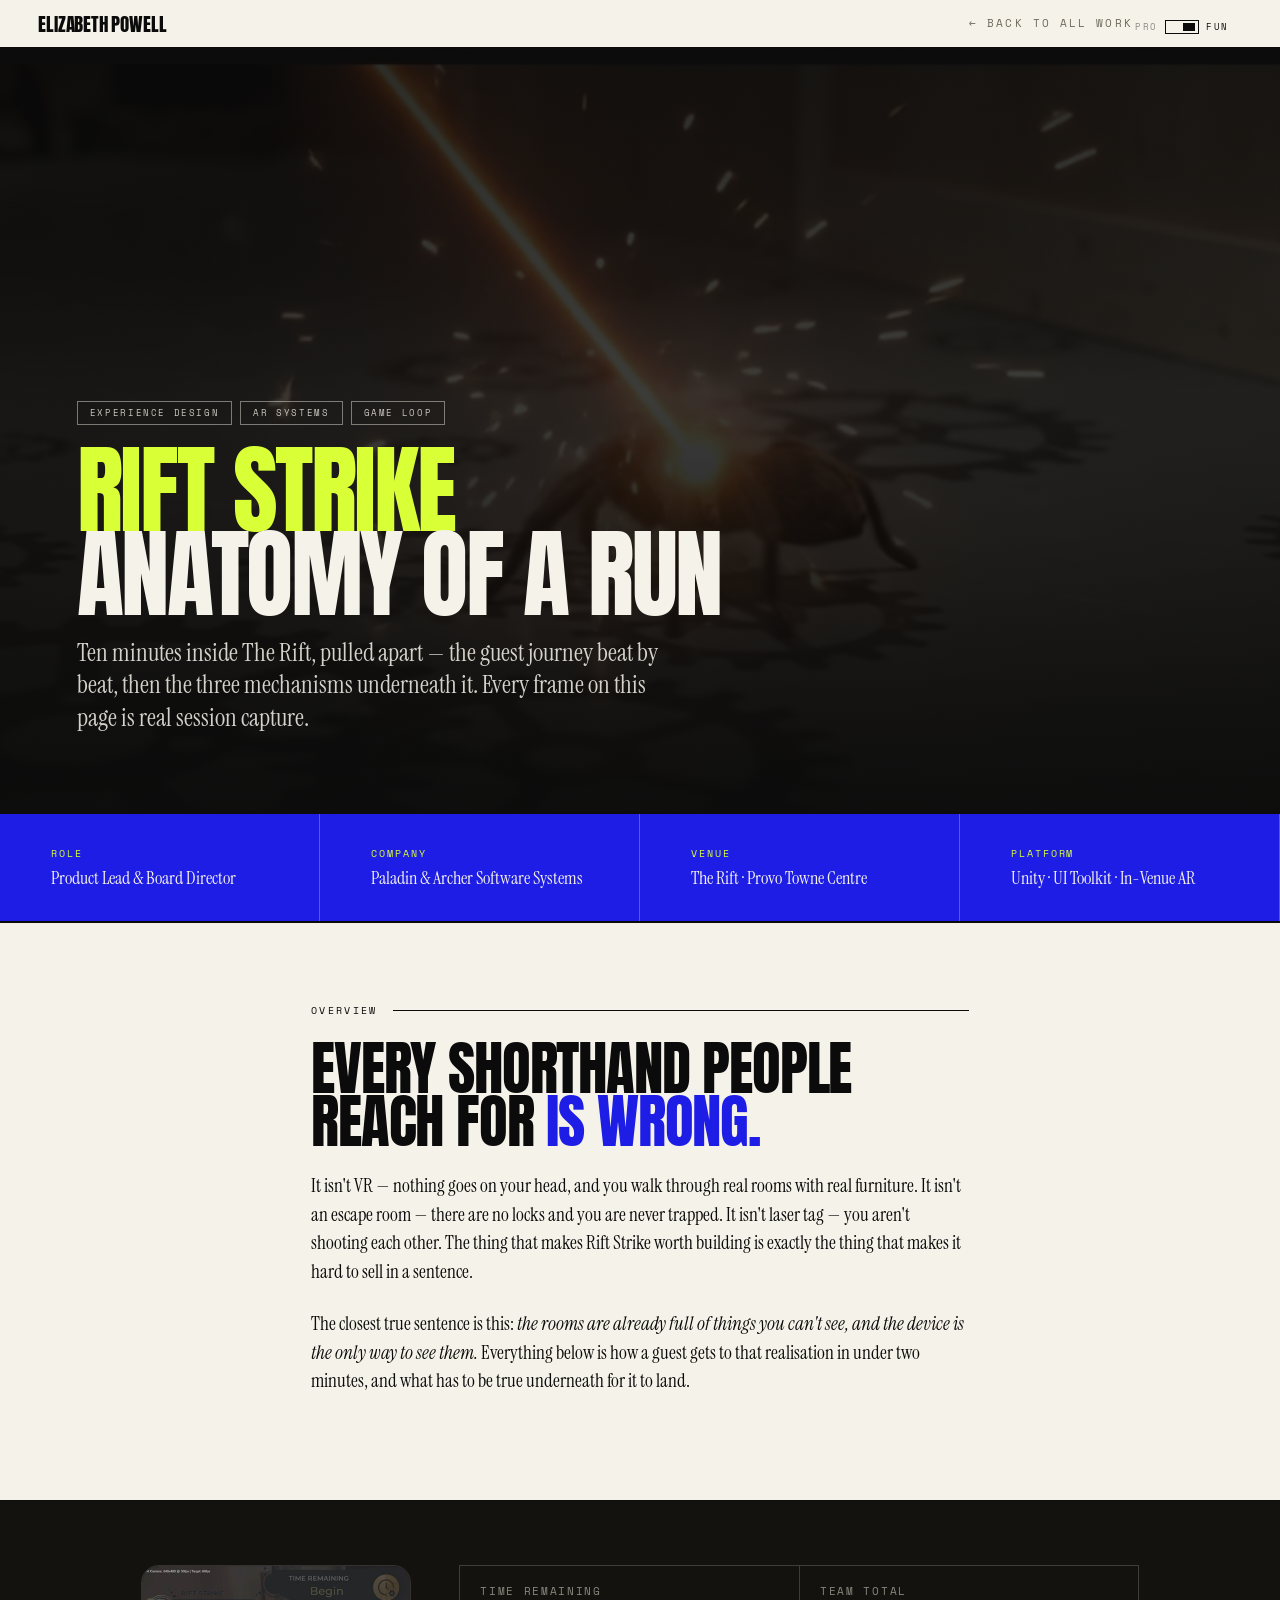
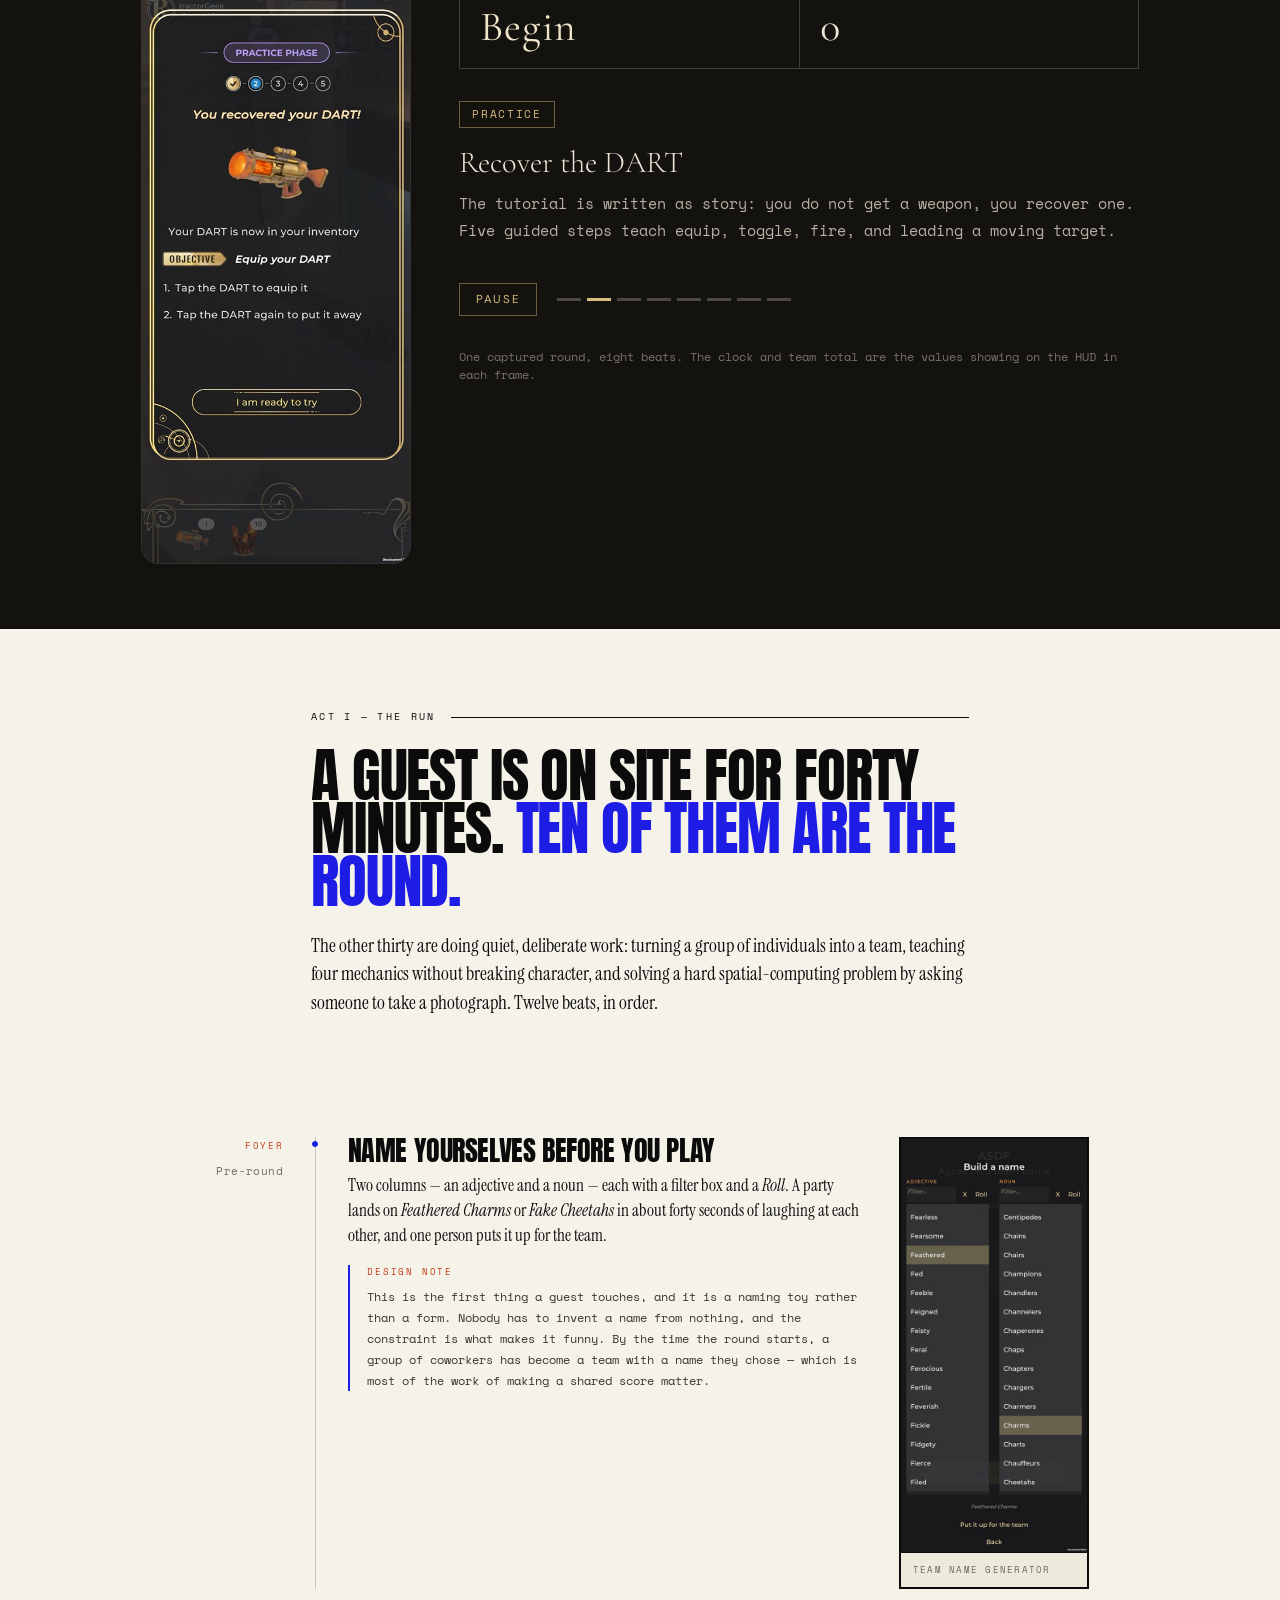
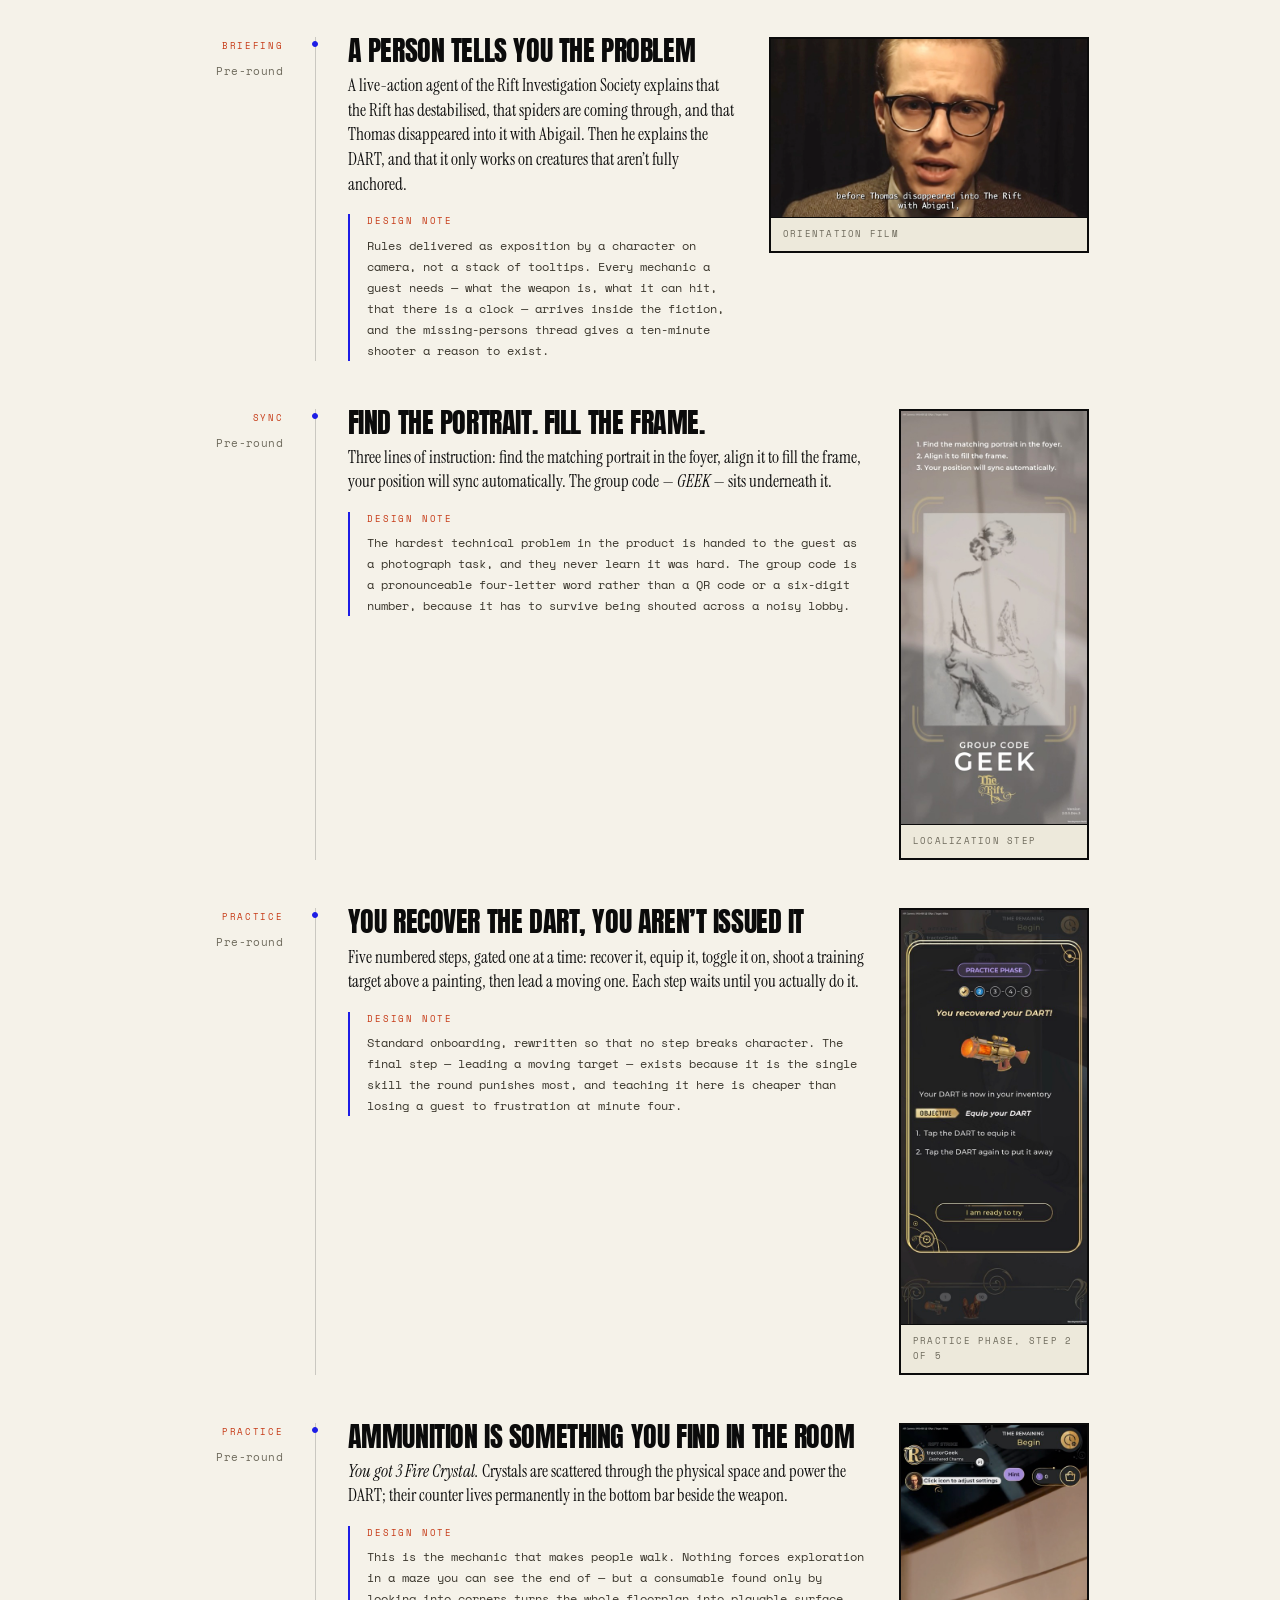
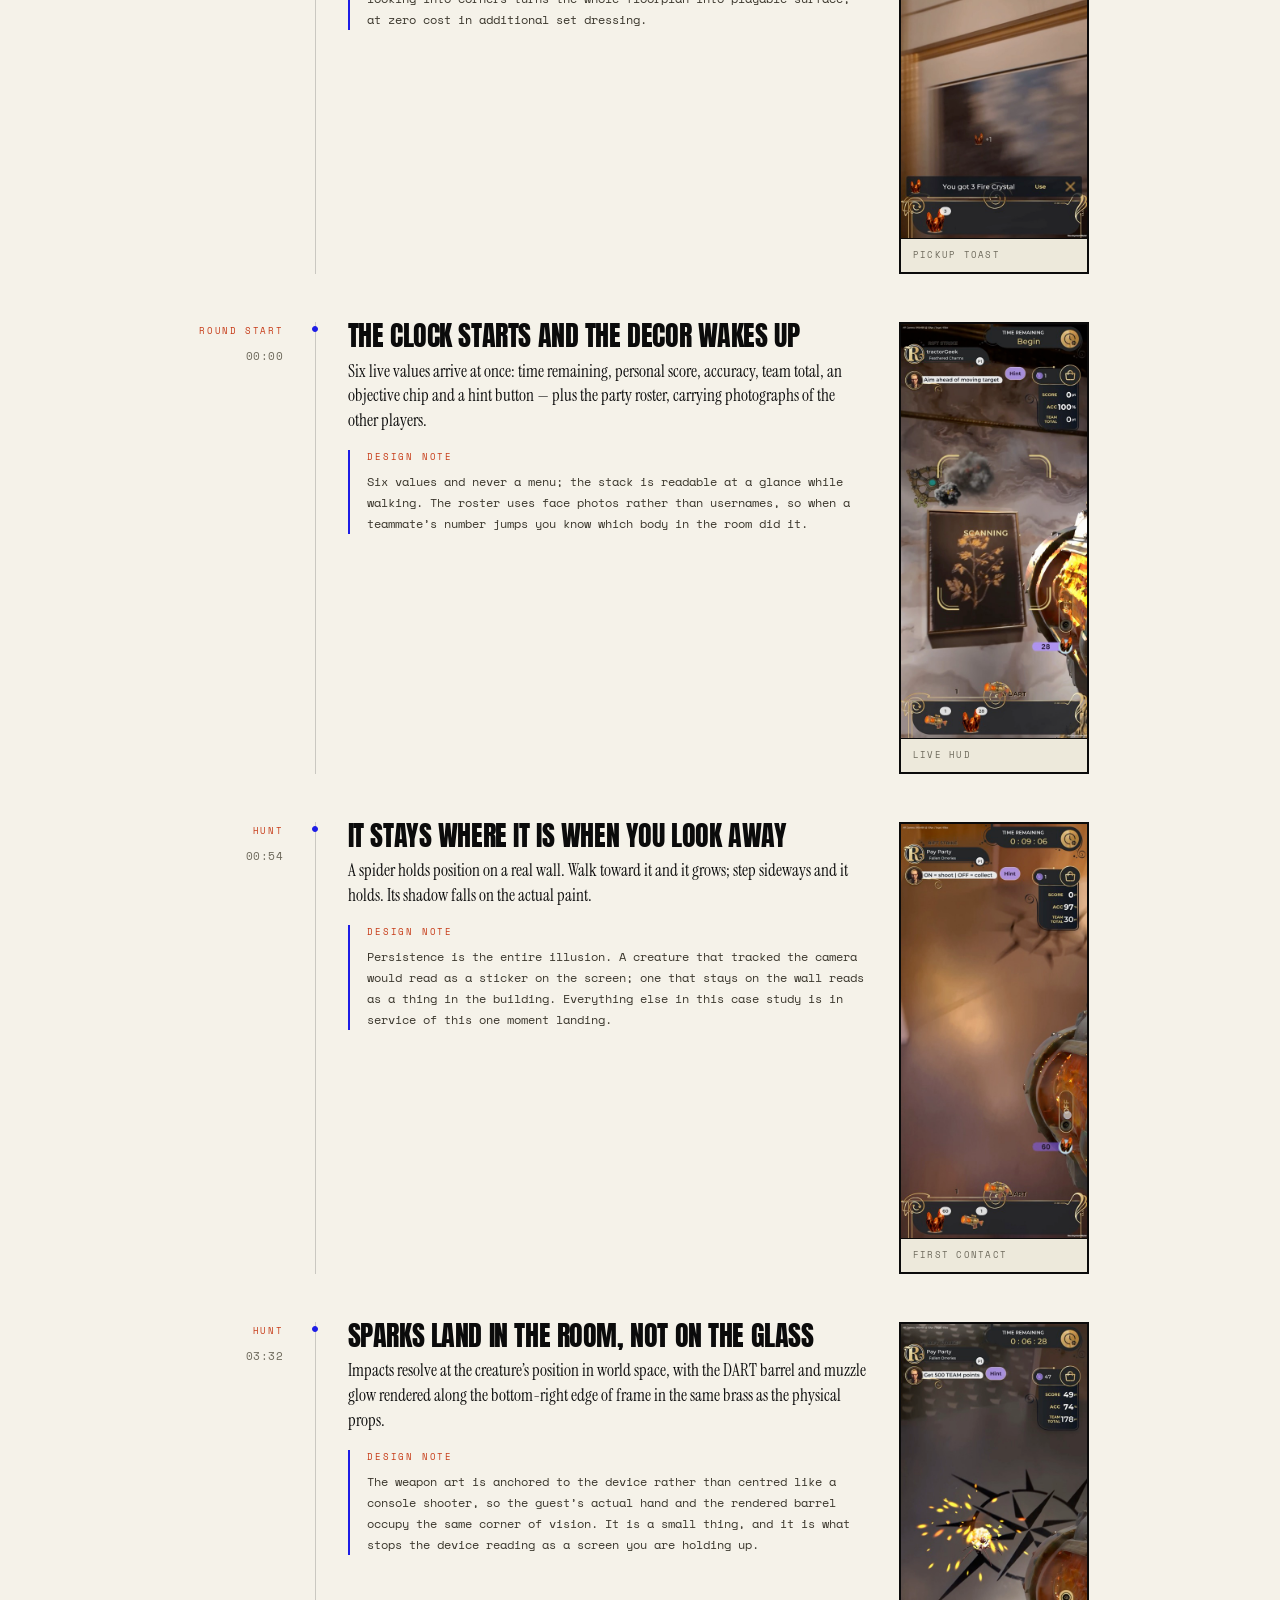
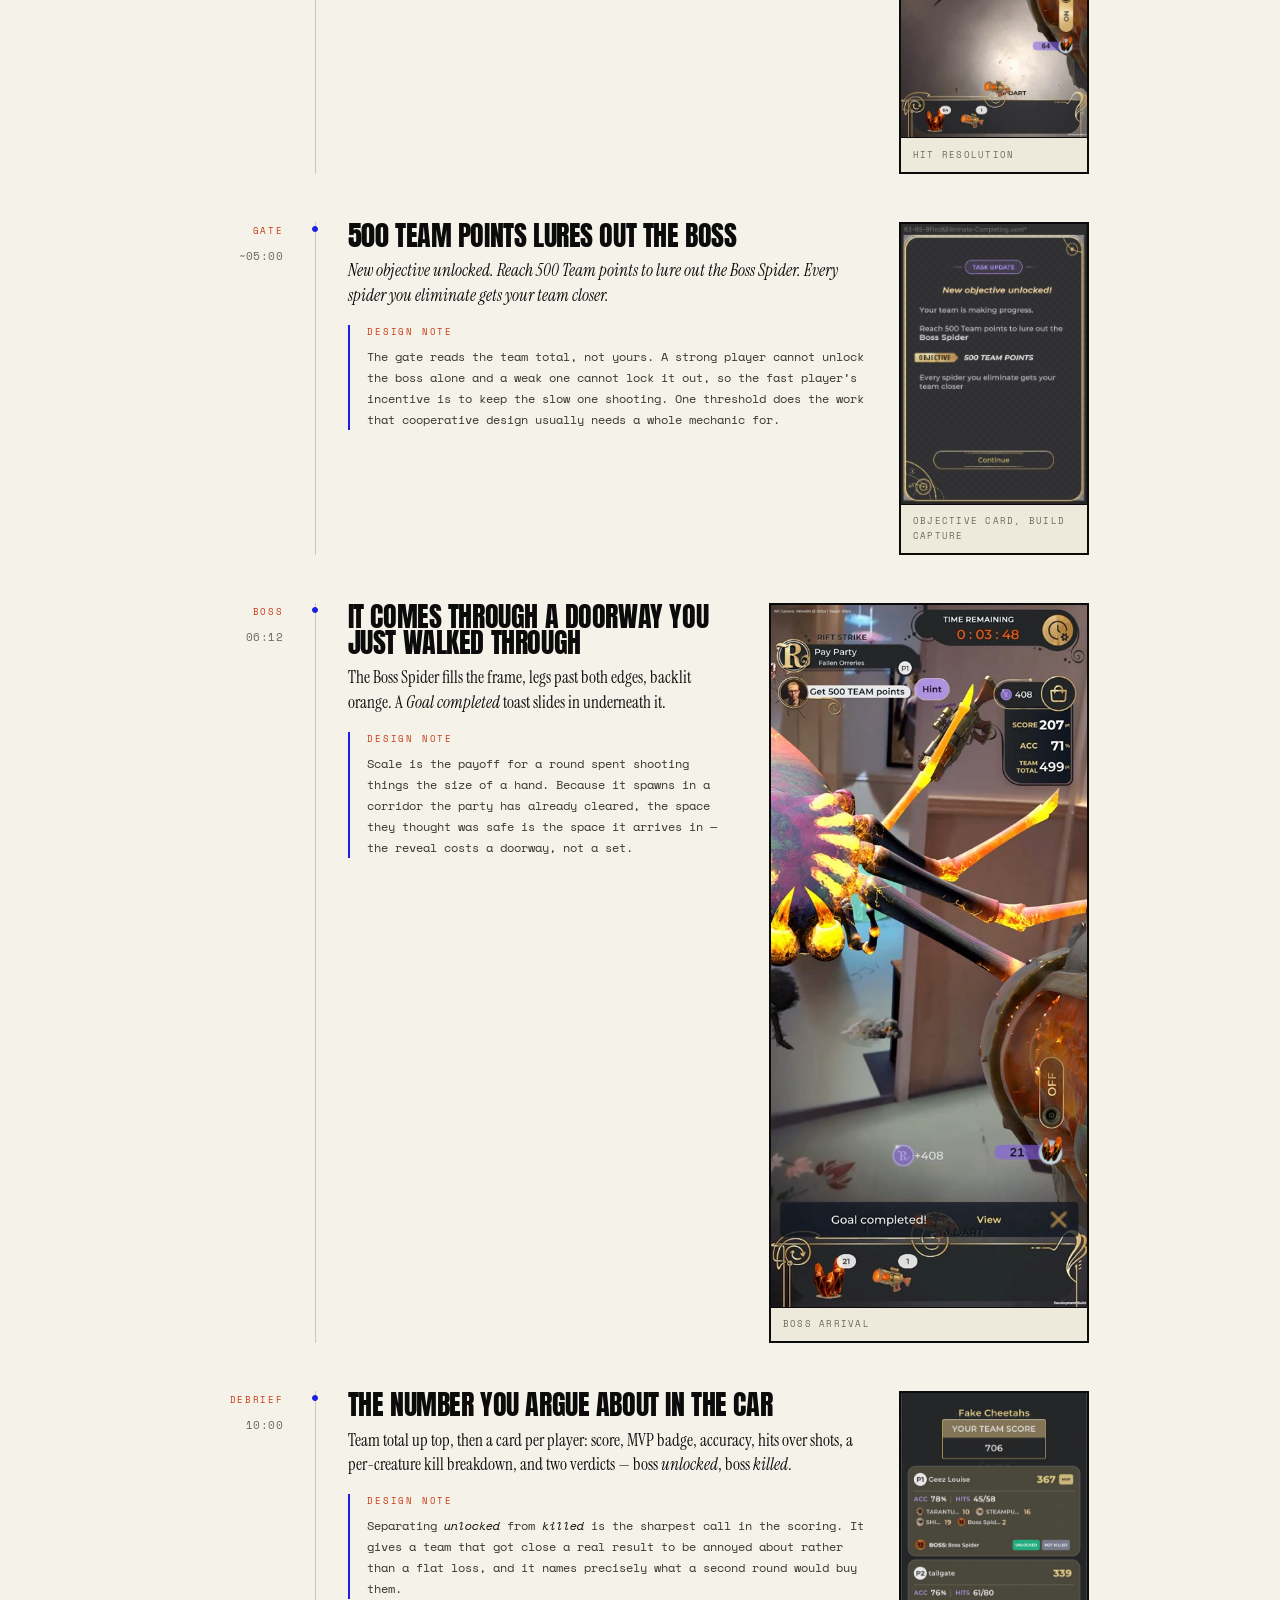
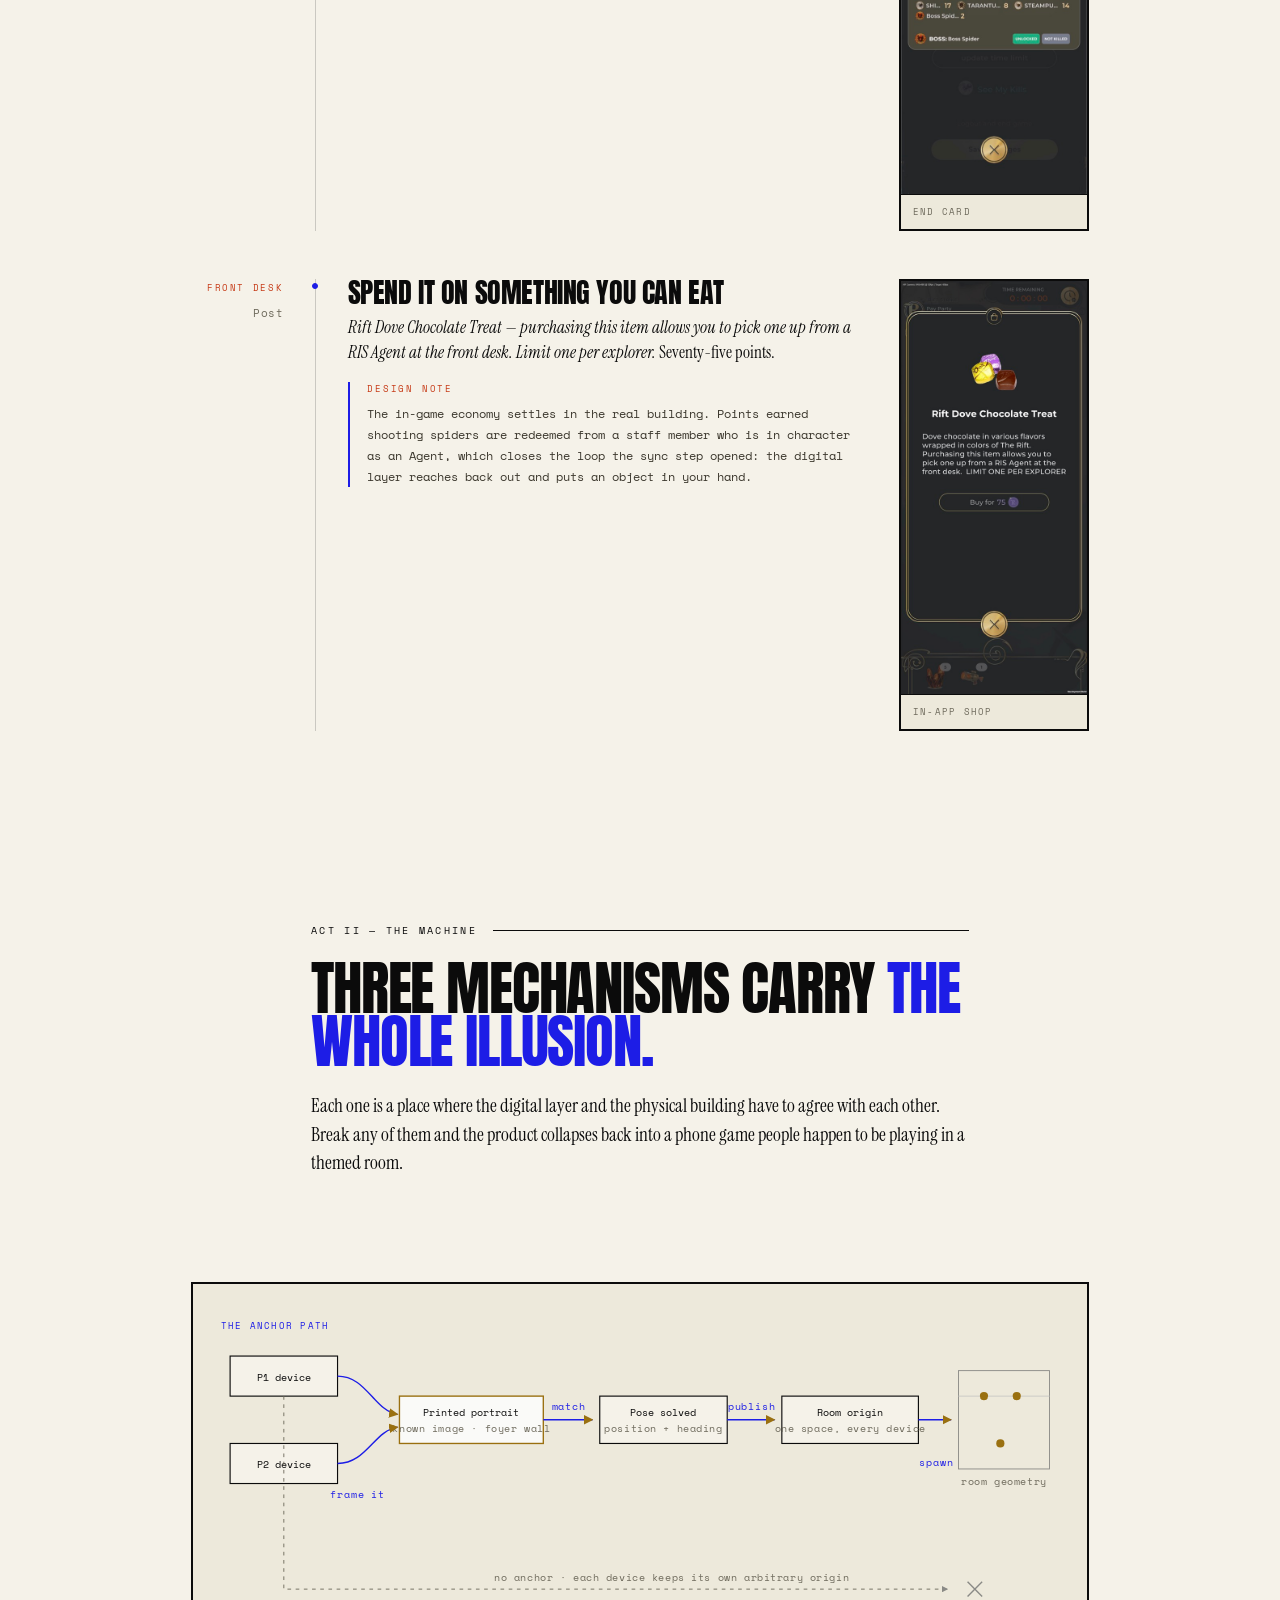
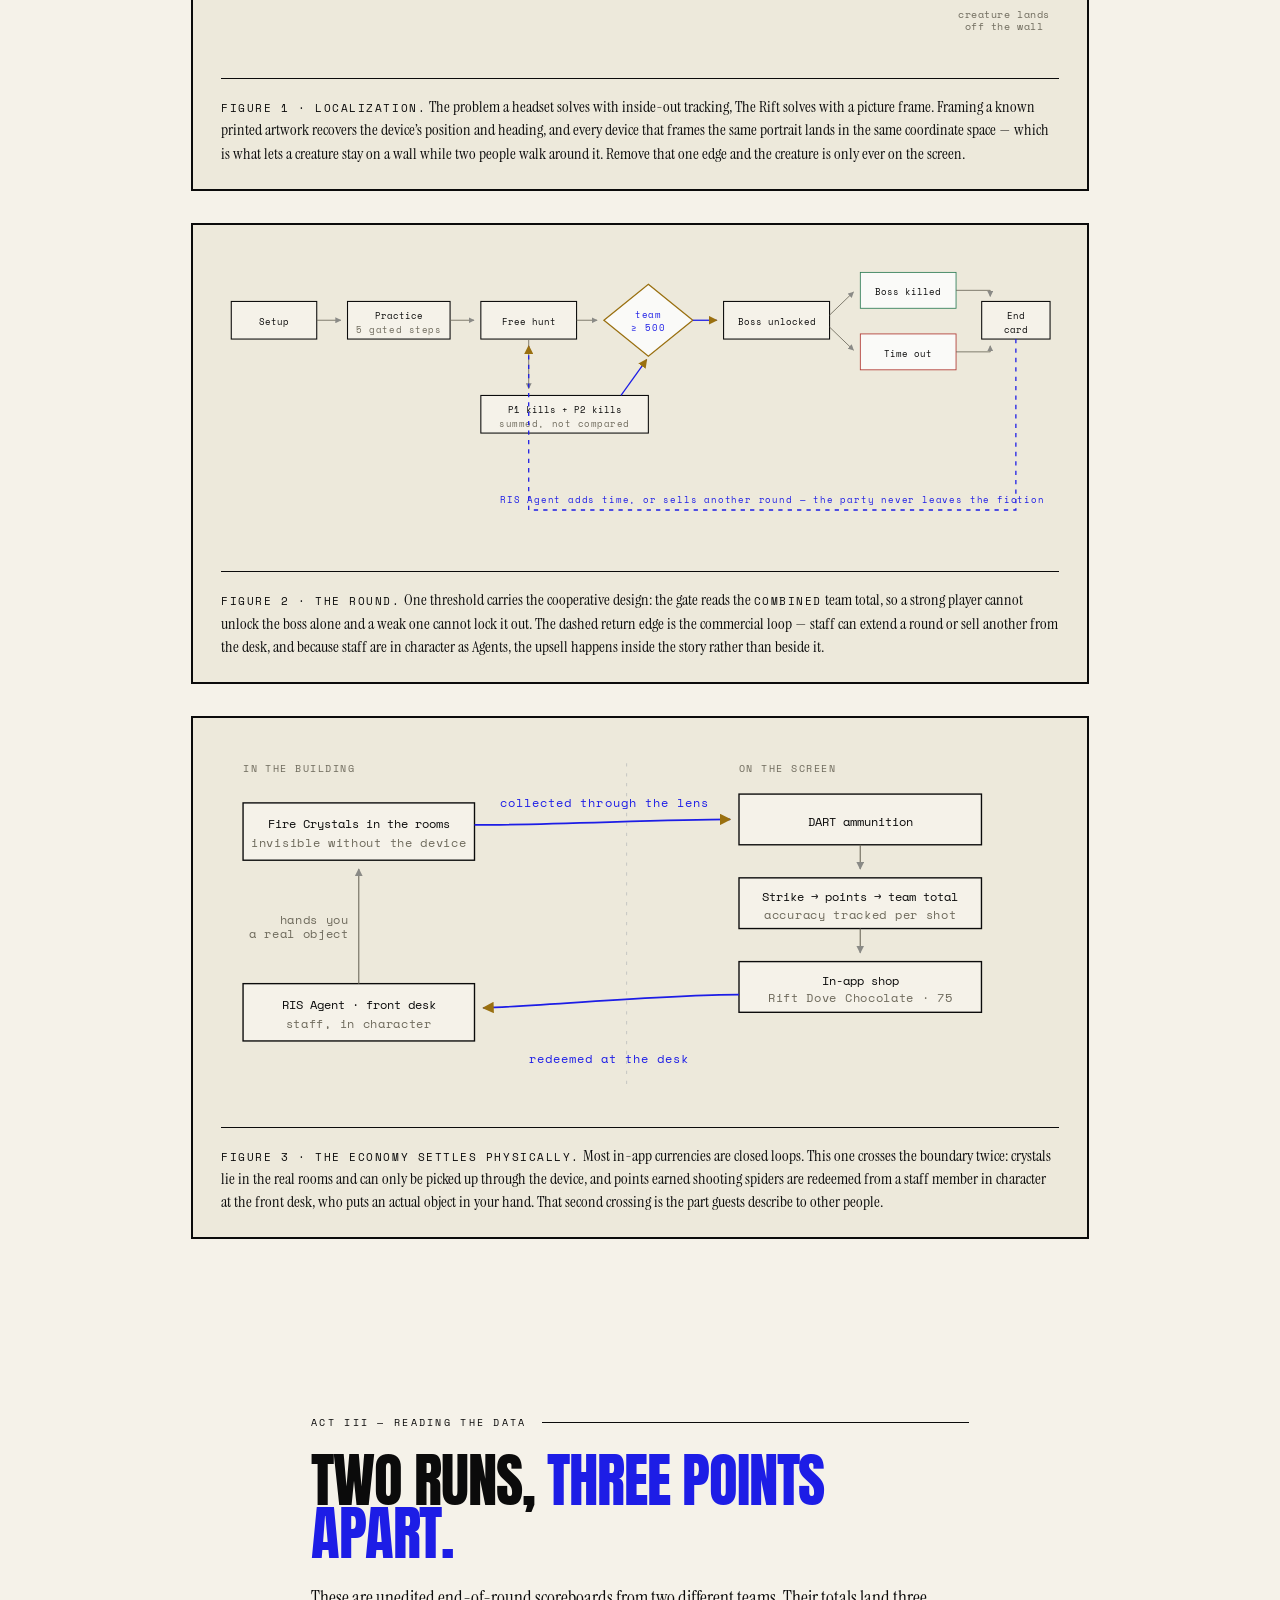
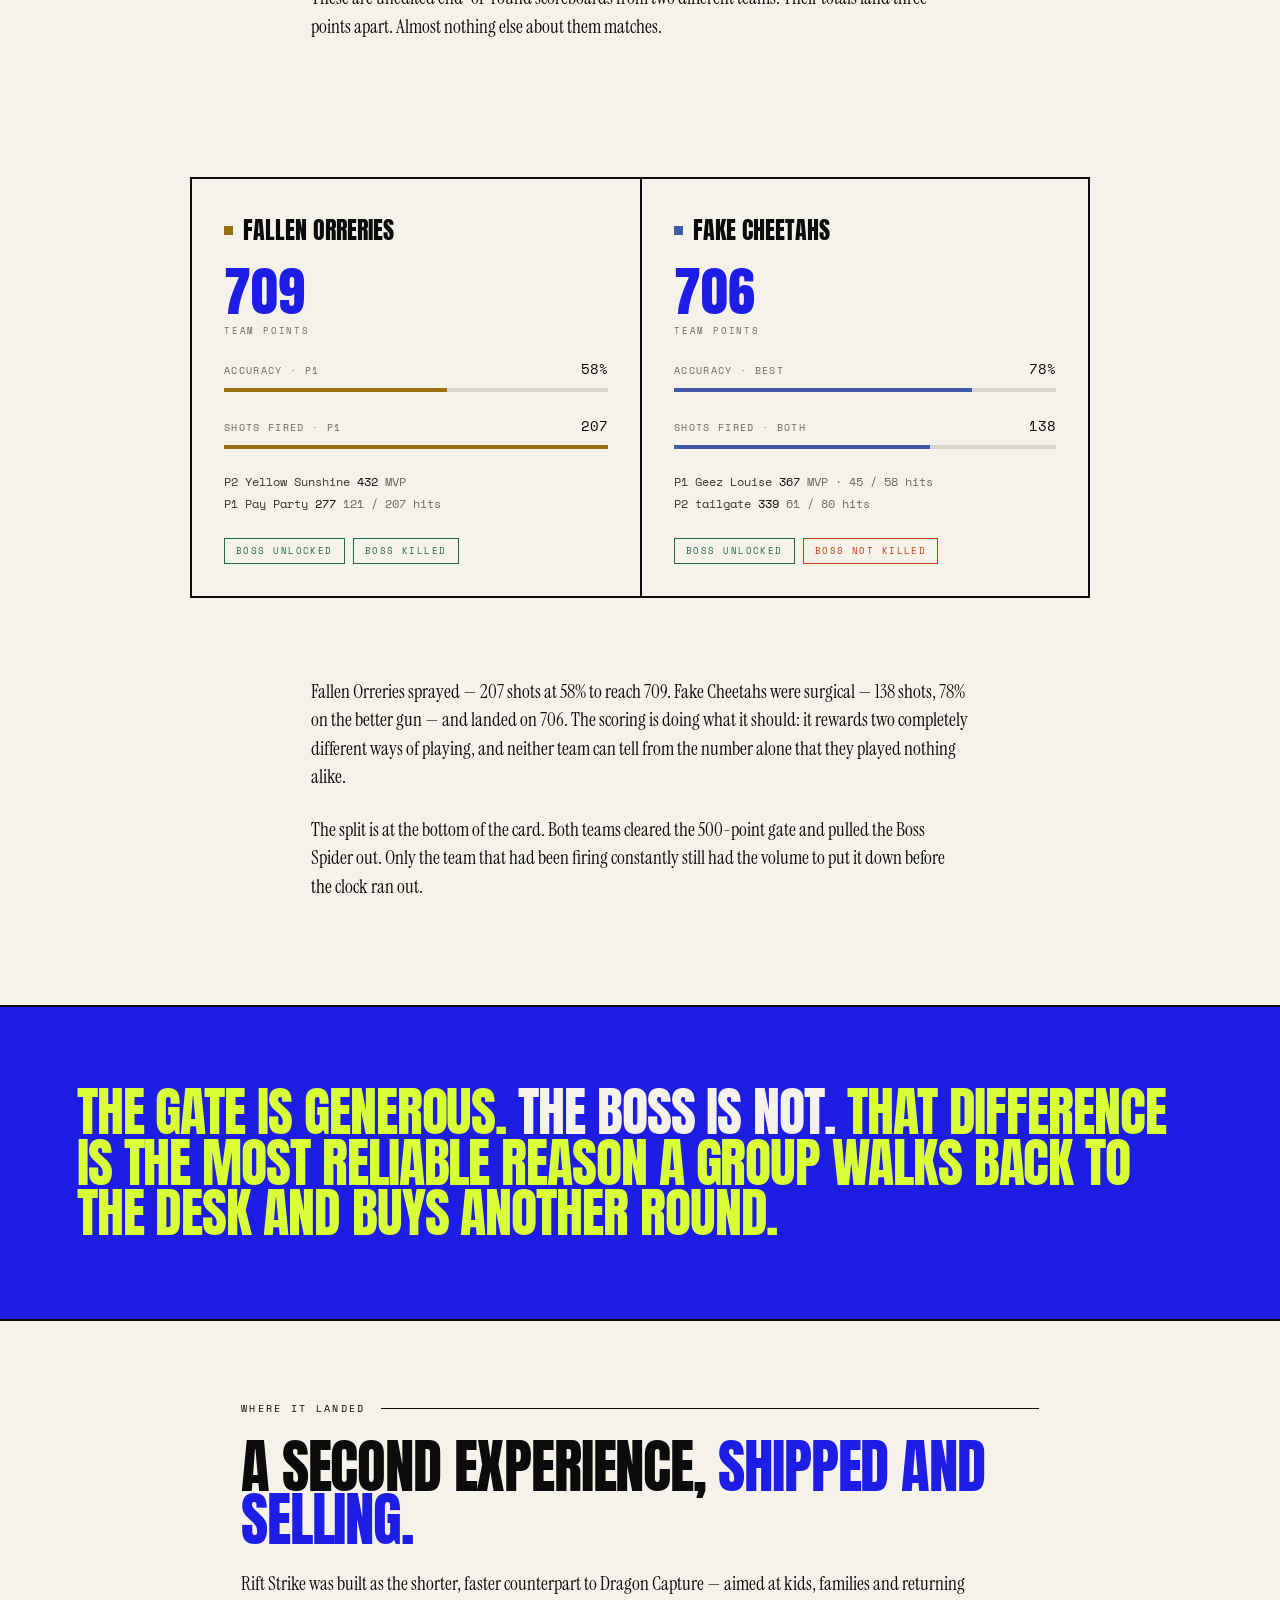
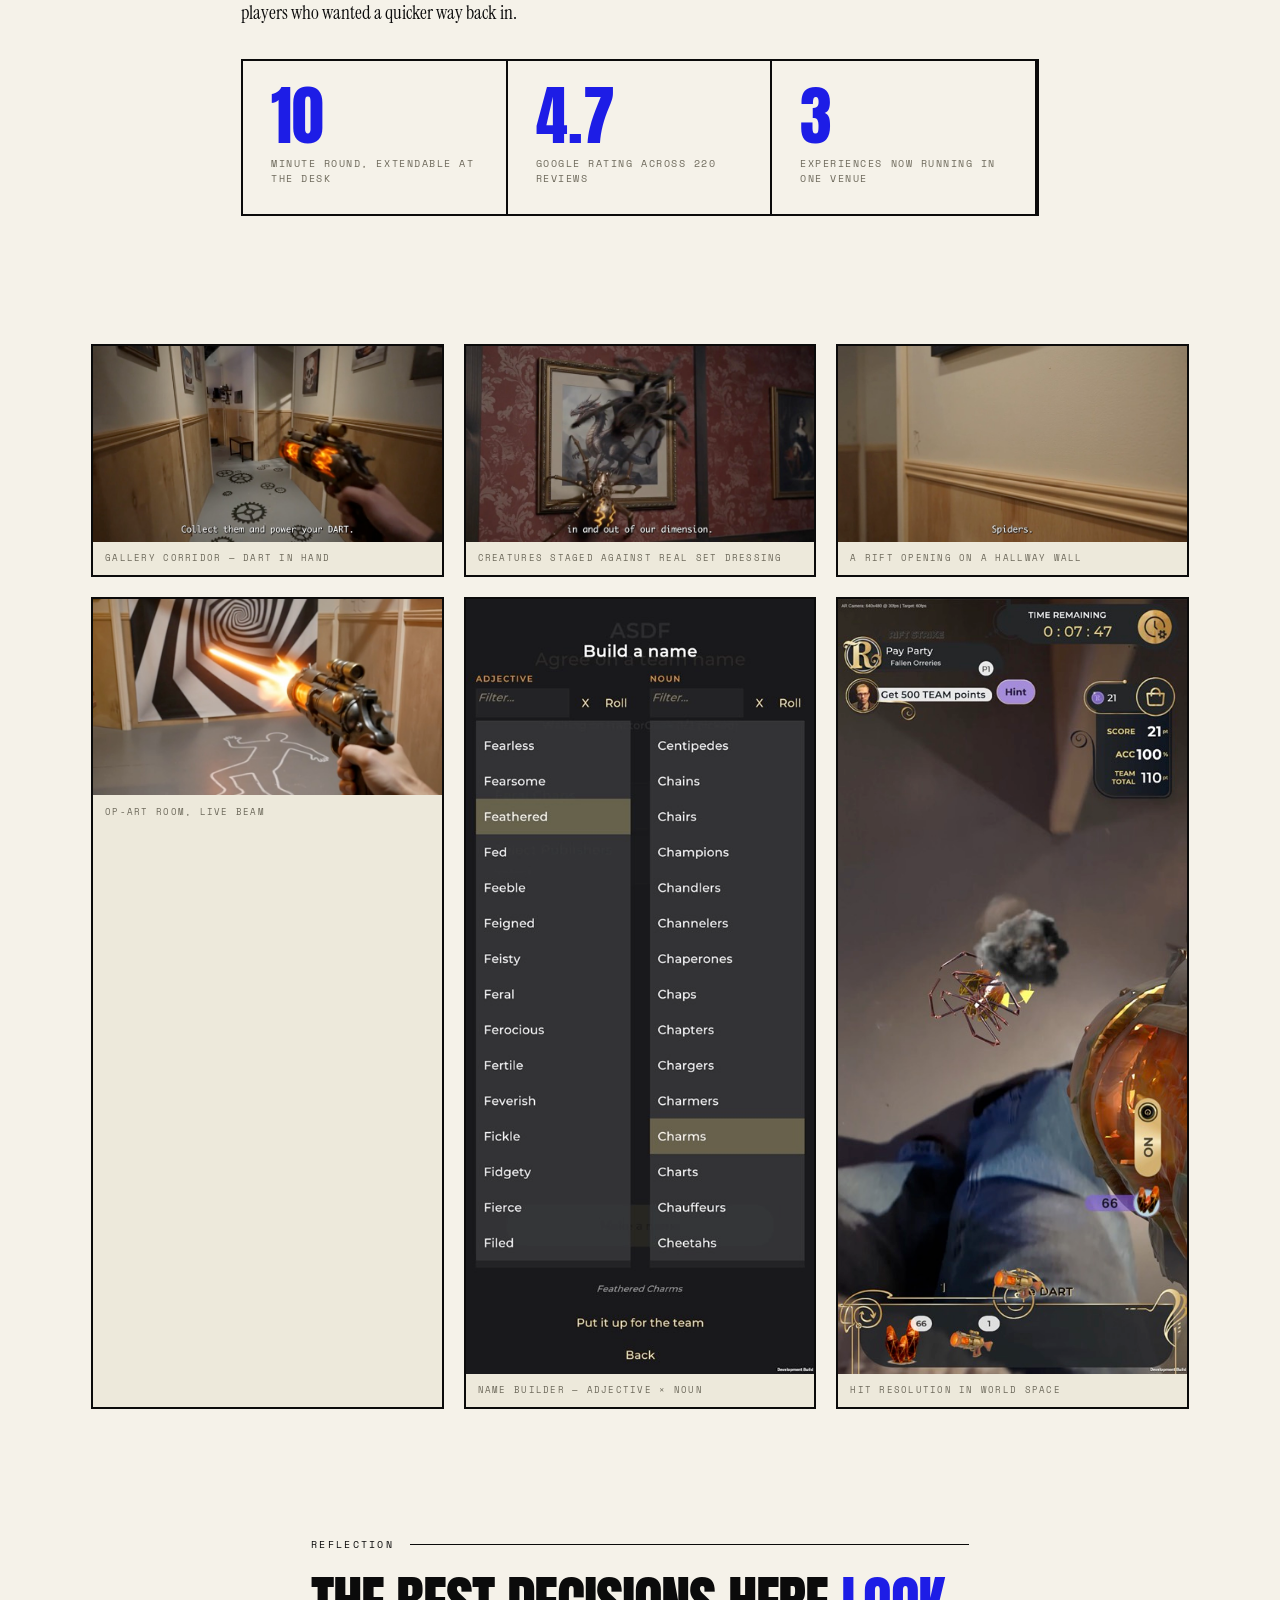
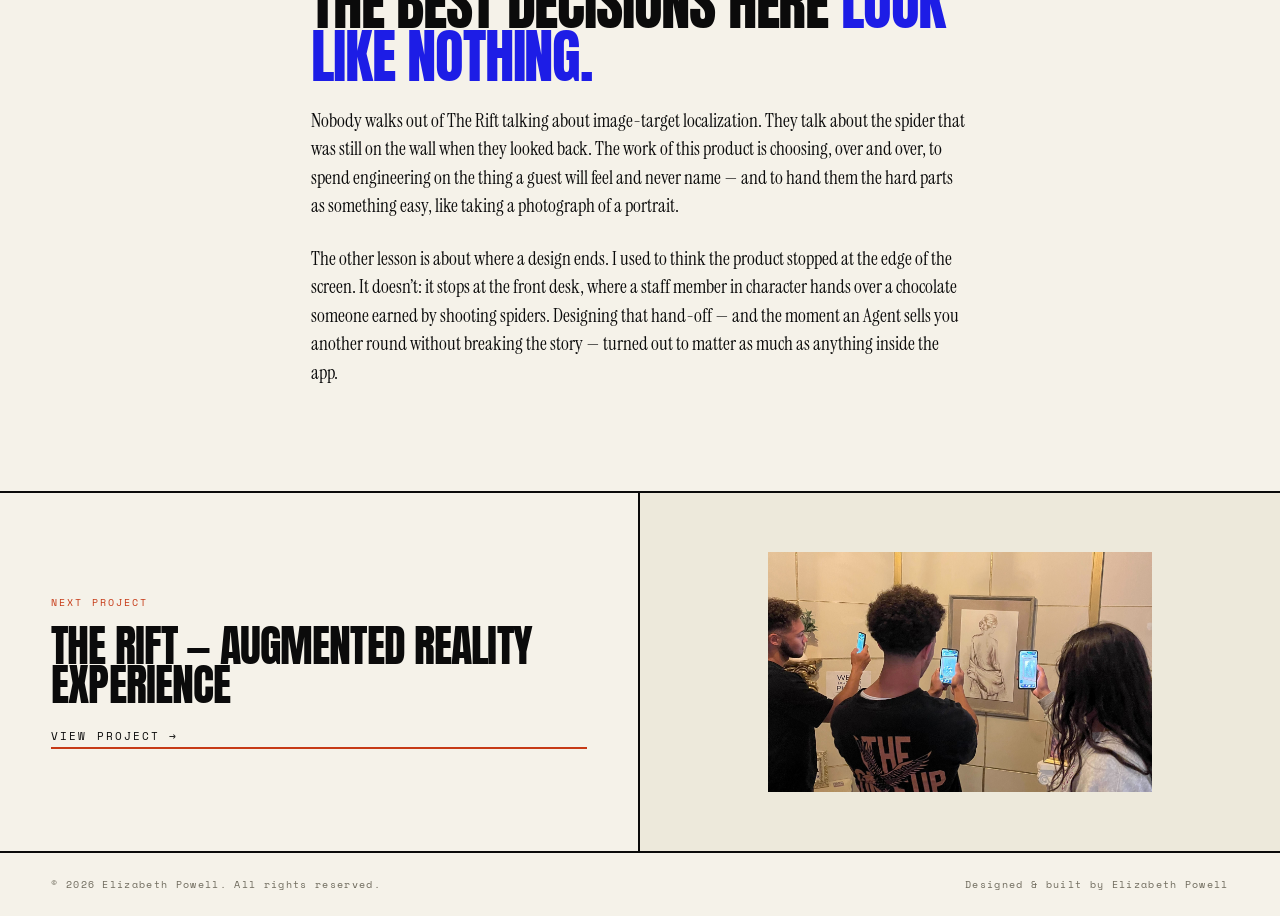
<file: case-study-rift-strike.html>
<!DOCTYPE html>
<html lang="en">
<head>
<meta charset="UTF-8">
<meta name="viewport" content="width=device-width, initial-scale=1.0">
<title>Rift Strike — Case Study | Elizabeth Powell</title>
<link rel="icon" type="image/svg+xml" href="favicon.svg">
<link href="https://fonts.googleapis.com/css2?family=Cormorant+Garamond:ital,wght@0,300;0,400;0,600;1,300;1,400&family=DM+Sans:wght@300;400;500&family=Anton&family=Instrument+Serif:ital@0;1&family=Space+Mono:wght@400;700&display=swap" rel="stylesheet">
<style>
  *, *::before, *::after { box-sizing: border-box; margin: 0; padding: 0; }

  :root {
    --ink: #0f0f0e;
    --ink-mid: #3a3a38;
    --ink-light: #8a8a86;
    --paper: #fafaf8;
    --paper-warm: #f3f2ee;
    --accent: #0f0f0e;
    --line: rgba(15,15,14,0.12);
    --line-strong: rgba(15,15,14,0.25);
  }

  html { scroll-behavior: smooth; }

  body {
    font-family: 'DM Sans', sans-serif;
    background: var(--paper);
    color: var(--ink);
    font-size: 15px;
    line-height: 1.6;
    -webkit-font-smoothing: antialiased;
  }

  /* NAV */
  nav {
    position: fixed; top: 0; left: 0; right: 0; z-index: 100;
    display: flex; justify-content: space-between; align-items: center;
    padding: 1.25rem 4vw;
    background: rgba(250,250,248,0.92);
    backdrop-filter: blur(12px);
    border-bottom: 0.5px solid var(--line);
  }
  .nav-logo {
    font-family: 'Cormorant Garamond', serif;
    font-size: 1.35rem;
    font-weight: 300;
    letter-spacing: 0.04em;
    color: var(--ink);
    text-decoration: none;
  }
  .nav-back {
    font-size: 0.8rem;
    letter-spacing: 0.1em;
    text-transform: uppercase;
    color: var(--ink-mid);
    text-decoration: none;
    transition: color 0.2s;
  }
  .nav-back:hover { color: var(--ink); }

  /* CASE STUDY HERO — full bleed */
  .cs-hero {
    width: 100%;
    min-height: 85vh;
    background: var(--ink);
    color: var(--paper);
    display: flex;
    flex-direction: column;
    justify-content: flex-end;
    padding: 6rem 6vw 5rem;
    margin-top: 3.5rem;
    position: relative;
    overflow: hidden;
  }
  .cs-hero-image {
    position: absolute;
    inset: 0;
    width: 100%;
    height: 100%;
    object-fit: cover;
    opacity: 0.4;
  }
  .cs-hero-image-placeholder {
    position: absolute;
    inset: 0;
    background: linear-gradient(135deg, #1a1a2e 0%, #16213e 50%, #0f3460 100%);
    opacity: 0.9;
  }
  .cs-hero-video {
    position: absolute;
    inset: 0;
    width: 100%;
    height: 100%;
    z-index: 1;
    pointer-events: none;
    overflow: hidden;
  }
  .cs-hero-video iframe {
    position: absolute;
    top: 50%;
    left: 50%;
    min-width: 100%;
    min-height: 100%;
    width: 177.78vh;
    height: 56.25vw;
    transform: translate(-50%, -50%);
    border: none;
    opacity: 0.45;
  }
  .cs-hero-video-overlay {
    position: absolute;
    inset: 0;
    background: linear-gradient(to top, rgba(10,10,20,0.85) 0%, rgba(10,10,20,0.3) 50%, rgba(10,10,20,0.5) 100%);
    z-index: 1;
  }
  .cs-hero-content {
    position: relative;
    z-index: 2;
    max-width: 900px;
  }
  .cs-hero-tags {
    display: flex;
    gap: 0.5rem;
    flex-wrap: wrap;
    margin-bottom: 1.5rem;
  }
  .cs-tag {
    font-size: 0.7rem;
    letter-spacing: 0.1em;
    text-transform: uppercase;
    color: rgba(250,250,248,0.7);
    border: 0.5px solid rgba(250,250,248,0.3);
    padding: 4px 12px;
  }
  .cs-hero-title {
    font-family: 'Cormorant Garamond', serif;
    font-size: clamp(3rem, 6vw, 5rem);
    font-weight: 300;
    line-height: 1.05;
    letter-spacing: -0.01em;
    margin-bottom: 1.25rem;
  }
  .cs-hero-title em { font-style: italic; font-weight: 300; }
  .cs-hero-subtitle {
    font-size: 1.1rem;
    color: rgba(250,250,248,0.75);
    max-width: 600px;
    line-height: 1.7;
  }

  /* META BAR */
  .cs-meta {
    display: grid;
    grid-template-columns: repeat(4, 1fr);
    border-bottom: 0.5px solid var(--line-strong);
  }
  .cs-meta-item {
    padding: 2rem 4vw;
    border-right: 0.5px solid var(--line-strong);
  }
  .cs-meta-item:last-child { border-right: none; }
  .cs-meta-label {
    font-size: 0.68rem;
    letter-spacing: 0.14em;
    text-transform: uppercase;
    color: var(--ink-light);
    margin-bottom: 0.4rem;
  }
  .cs-meta-value {
    font-size: 0.95rem;
    font-weight: 500;
  }

  /* CONTENT SECTIONS */
  .cs-section {
    max-width: 760px;
    margin: 0 auto;
    padding: 5rem 4vw;
  }
  .cs-section-label {
    font-size: 0.72rem;
    letter-spacing: 0.16em;
    text-transform: uppercase;
    color: var(--ink-light);
    margin-bottom: 1.5rem;
    display: flex;
    align-items: center;
    gap: 1rem;
  }
  .cs-section-label::after {
    content: '';
    display: block;
    flex: 1;
    height: 0.5px;
    background: var(--line-strong);
  }
  .cs-heading {
    font-family: 'Cormorant Garamond', serif;
    font-size: clamp(1.75rem, 3.5vw, 2.75rem);
    font-weight: 300;
    line-height: 1.2;
    margin-bottom: 1.5rem;
  }
  .cs-heading em { font-style: italic; }
  .cs-body {
    color: var(--ink-mid);
    line-height: 1.85;
    margin-bottom: 1.5rem;
    font-size: 0.95rem;
  }

  /* TOOLS */
  .cs-tools {
    max-width: 900px;
    margin: 0 auto;
    padding: 3rem 4vw 4rem;
    border-bottom: 0.5px solid var(--line-strong);
  }
  .cs-tools-label {
    font-size: 0.72rem;
    letter-spacing: 0.16em;
    text-transform: uppercase;
    color: var(--ink-light);
    margin-bottom: 1rem;
  }
  .cs-tools-row {
    display: flex;
    flex-wrap: wrap;
    gap: 0.5rem;
  }
  .cs-tool {
    font-size: 0.75rem;
    letter-spacing: 0.04em;
    color: var(--ink-mid);
    border: 0.5px solid var(--line-strong);
    padding: 5px 14px;
    background: transparent;
    transition: background 0.2s, color 0.2s;
  }
  .cs-tool:hover {
    background: var(--ink);
    color: var(--paper);
  }

  /* FULL-BLEED IMAGE */
  .cs-image-full {
    width: 100%;
    background: var(--paper-warm);
    border-top: 0.5px solid var(--line-strong);
    border-bottom: 0.5px solid var(--line-strong);
    overflow: hidden;
  }
  .cs-image-full-inner {
    max-width: 1400px;
    margin: 0 auto;
    padding: 3rem 4vw;
  }
  .cs-image-placeholder {
    width: 100%;
    aspect-ratio: 16/9;
    background: var(--line);
    display: flex;
    align-items: center;
    justify-content: center;
    color: var(--ink-light);
    font-size: 0.8rem;
    letter-spacing: 0.08em;
    text-transform: uppercase;
    border: 0.5px dashed var(--line-strong);
  }
  .cs-image-caption {
    font-size: 0.78rem;
    color: var(--ink-light);
    margin-top: 0.75rem;
    text-align: center;
  }

  /* SIDE-BY-SIDE IMAGES */
  .cs-image-pair {
    max-width: 1200px;
    margin: 0 auto;
    padding: 3rem 4vw;
    display: grid;
    grid-template-columns: 1fr 1fr;
    gap: 1.5rem;
  }
  .cs-image-pair .cs-image-placeholder {
    aspect-ratio: 4/3;
  }

  /* HIGHLIGHT / PULL QUOTE */
  .cs-highlight {
    background: var(--ink);
    color: var(--paper);
    padding: 5rem 6vw;
    text-align: center;
  }
  .cs-highlight-text {
    font-family: 'Cormorant Garamond', serif;
    font-size: clamp(1.5rem, 3vw, 2.25rem);
    font-weight: 300;
    line-height: 1.4;
    max-width: 700px;
    margin: 0 auto;
  }
  .cs-highlight-text em { font-style: italic; }

  /* RESULTS GRID */
  .cs-results {
    max-width: 900px;
    margin: 0 auto;
    padding: 5rem 4vw;
  }
  .cs-results-grid {
    display: grid;
    grid-template-columns: repeat(3, 1fr);
    gap: 0;
    border: 0.5px solid var(--line-strong);
    margin-top: 2rem;
  }
  .cs-result-item {
    padding: 2rem;
    border-right: 0.5px solid var(--line-strong);
    text-align: center;
  }
  .cs-result-item:last-child { border-right: none; }
  .cs-result-num {
    font-family: 'Cormorant Garamond', serif;
    font-size: 3rem;
    font-weight: 300;
    line-height: 1;
    margin-bottom: 0.5rem;
  }
  .cs-result-label {
    font-size: 0.78rem;
    color: var(--ink-light);
    letter-spacing: 0.06em;
  }

  /* NEXT PROJECT */
  .cs-next {
    border-top: 0.5px solid var(--line-strong);
    display: grid;
    grid-template-columns: 1fr 1fr;
    min-height: 40vh;
  }
  .cs-next-left {
    padding: 4rem 4vw;
    display: flex;
    flex-direction: column;
    justify-content: center;
    border-right: 0.5px solid var(--line-strong);
  }
  .cs-next-label {
    font-size: 0.72rem;
    letter-spacing: 0.16em;
    text-transform: uppercase;
    color: var(--ink-light);
    margin-bottom: 1rem;
  }
  .cs-next-title {
    font-family: 'Cormorant Garamond', serif;
    font-size: clamp(1.75rem, 3vw, 2.5rem);
    font-weight: 300;
    line-height: 1.2;
    margin-bottom: 1.5rem;
  }
  .cs-next-link {
    display: inline-flex;
    align-items: center;
    gap: 0.6rem;
    font-size: 0.8rem;
    letter-spacing: 0.1em;
    text-transform: uppercase;
    color: var(--ink);
    text-decoration: none;
    border-bottom: 1px solid var(--ink);
    padding-bottom: 2px;
    transition: gap 0.2s;
  }
  .cs-next-link:hover { gap: 1rem; }
  .cs-next-right {
    background: var(--paper-warm);
    display: flex;
    align-items: center;
    justify-content: center;
  }
  .cs-next-thumb {
    width: 60%;
    aspect-ratio: 16/10;
    background: var(--line);
    display: flex;
    align-items: center;
    justify-content: center;
    color: var(--ink-light);
    font-size: 0.75rem;
    letter-spacing: 0.08em;
    text-transform: uppercase;
    border: 0.5px dashed var(--line-strong);
  }

  /* FOOTER */
  footer {
    padding: 1.5rem 4vw;
    display: flex;
    justify-content: space-between;
    align-items: center;
    border-top: 0.5px solid var(--line);
  }
  footer p { font-size: 0.78rem; color: var(--ink-light); }

  /* ANIMATIONS */
  @keyframes fadeUp {
    from { opacity: 0; transform: translateY(24px); }
    to { opacity: 1; transform: translateY(0); }
  }
  .cs-hero-tags { animation: fadeUp 0.6s ease forwards; }
  .cs-hero-title { animation: fadeUp 0.6s 0.1s ease both; }
  .cs-hero-subtitle { animation: fadeUp 0.6s 0.2s ease both; }

  /* RESPONSIVE */
  @media (max-width: 768px) {
    .cs-meta { grid-template-columns: 1fr 1fr; }
    .cs-meta-item:nth-child(2) { border-right: none; }
    .cs-meta-item:nth-child(-n+2) { border-bottom: 0.5px solid var(--line-strong); }
    .cs-image-pair { grid-template-columns: 1fr; }
    .cs-results-grid { grid-template-columns: 1fr; }
    .cs-result-item { border-right: none; border-bottom: 0.5px solid var(--line-strong); }
    .cs-result-item:last-child { border-bottom: none; }
    .cs-next { grid-template-columns: 1fr; }
    .cs-next-right { min-height: 30vh; }
  }

  /* ============ RIFT STRIKE — case-study specific ============ */
  :root {
    --rs-key: #9A7010;        /* brass — the key path in diagrams */
    --rs-alt: #3F5BA8;        /* second series */
    --rs-good: #2F7D57;
    --rs-crit: #B03A34;
    --rs-dark: #14120F;       /* device ground */
    --rs-dark-2: #1F1B15;
  }

  /* ---- session player (device module, deliberately dark) ---- */
  .rs-player {
    background: var(--rs-dark);
    color: #EDE5D5;
    border-top: 0.5px solid var(--line-strong);
    border-bottom: 0.5px solid var(--line-strong);
  }
  .rs-player-inner {
    max-width: 1100px; margin: 0 auto; padding: 4rem 4vw;
    display: grid; grid-template-columns: minmax(0,270px) minmax(0,1fr); gap: 3rem; align-items: start;
  }
  .rs-phone {
    position: relative; width: 100%; aspect-ratio: 460/1022;
    border-radius: 18px; overflow: hidden;
    background: #0B0A08; border: 0.5px solid rgba(237,229,213,0.18);
  }
  .rs-phone img {
    position: absolute; inset: 0; width: 100%; height: 100%;
    object-fit: cover; opacity: 0; transition: opacity 0.5s ease;
  }
  .rs-phone img.on { opacity: 1; }
  .rs-readout { display: flex; flex-direction: column; gap: 2rem; }
  .rs-hud { display: grid; grid-template-columns: 1fr 1fr; border: 0.5px solid rgba(237,229,213,0.2); }
  .rs-hud > div { padding: 1.1rem 1.25rem; }
  .rs-hud > div + div { border-left: 0.5px solid rgba(237,229,213,0.2); }
  .rs-hud-label {
    font-size: 0.66rem; letter-spacing: 0.16em; text-transform: uppercase;
    color: rgba(237,229,213,0.55);
  }
  .rs-hud-value {
    font-family: 'Cormorant Garamond', serif; font-weight: 400;
    font-size: clamp(1.9rem, 4vw, 2.6rem); line-height: 1.05; margin-top: 0.4rem;
    font-variant-numeric: tabular-nums; letter-spacing: 0.02em; color: #F0E4C8;
  }
  .rs-hud-value.team { color: #EDE5D5; }
  .rs-beat-copy { min-height: 150px; }
  .rs-phase {
    display: inline-block; font-size: 0.66rem; letter-spacing: 0.16em;
    text-transform: uppercase; color: #D8BC7E;
    border: 0.5px solid rgba(216,188,126,0.45); padding: 4px 12px;
  }
  .rs-beat-title {
    font-family: 'Cormorant Garamond', serif; font-weight: 300;
    font-size: clamp(1.4rem, 2.6vw, 1.9rem); line-height: 1.25; margin: 1rem 0 0.6rem;
  }
  .rs-beat-body { font-size: 0.92rem; line-height: 1.8; color: rgba(237,229,213,0.75); }
  .rs-transport { display: flex; align-items: center; gap: 1.25rem; flex-wrap: wrap; }
  .rs-btn {
    font-family: 'DM Sans', sans-serif; font-size: 0.72rem; letter-spacing: 0.14em;
    text-transform: uppercase; background: transparent; color: #D8BC7E;
    border: 0.5px solid rgba(216,188,126,0.45); padding: 8px 16px; cursor: pointer;
    transition: background 0.2s, color 0.2s;
  }
  .rs-btn:hover { background: #D8BC7E; color: var(--rs-dark); }
  .rs-dots { display: flex; gap: 6px; flex-wrap: wrap; }
  .rs-dot {
    width: 24px; height: 3px; padding: 0; border: 0; cursor: pointer;
    background: rgba(237,229,213,0.25); transition: background 0.25s;
  }
  .rs-dot[aria-current="true"] { background: #D8BC7E; }
  .rs-dot:hover { background: rgba(216,188,126,0.6); }
  .rs-player-note { font-size: 0.72rem; color: rgba(237,229,213,0.45); line-height: 1.6; }
  .rs-player :focus-visible { outline: 2px solid #D8BC7E; outline-offset: 3px; }

  /* ---- the run: 12-beat timeline ---- */
  .rs-run { max-width: 1000px; margin: 0 auto; padding: 1rem 4vw 4rem; }
  .rs-beat {
    display: grid; grid-template-columns: 92px 0.5px minmax(0,1fr);
    gap: 0 2rem; padding-bottom: 3rem;
  }
  .rs-stamp { text-align: right; padding-top: 2px; }
  .rs-stamp b {
    display: block; font-size: 0.64rem; letter-spacing: 0.14em; text-transform: uppercase;
    color: var(--ink); font-weight: 500; margin-bottom: 0.35rem;
  }
  .rs-stamp span {
    font-size: 0.78rem; color: var(--ink-light); font-variant-numeric: tabular-nums;
    letter-spacing: 0.04em;
  }
  .rs-spine { position: relative; background: var(--line); }
  .rs-spine i {
    position: absolute; top: 4px; left: -2.75px; width: 6px; height: 6px;
    border-radius: 50%; background: var(--paper); border: 0.5px solid var(--line-strong);
    transition: background 0.4s ease, border-color 0.4s ease;
  }
  .rs-beat.on .rs-spine i { background: var(--ink); border-color: var(--ink); }
  .rs-beat-grid { display: grid; grid-template-columns: minmax(0,1fr) 190px; gap: 2rem; align-items: start; }
  .rs-beat-grid.wide { grid-template-columns: minmax(0,1fr) 320px; }
  .rs-beat h3 {
    font-family: 'Cormorant Garamond', serif; font-weight: 300;
    font-size: clamp(1.3rem, 2.4vw, 1.75rem); line-height: 1.25; margin-bottom: 0.6rem;
  }
  .rs-beat h3 em { font-style: italic; }
  .rs-beat p.rs-what { font-size: 0.92rem; line-height: 1.8; color: var(--ink-mid); }
  .rs-note { margin-top: 1.1rem; padding-left: 1.1rem; border-left: 1px solid var(--ink); }
  .rs-note b {
    display: block; font-size: 0.64rem; letter-spacing: 0.16em; text-transform: uppercase;
    color: var(--ink-light); font-weight: 500; margin-bottom: 0.4rem;
  }
  .rs-note p { font-size: 0.88rem; line-height: 1.75; color: var(--ink-mid); }
  .rs-note p em { font-style: italic; color: var(--ink); }
  .rs-shot { border: 0.5px solid var(--line-strong); background: var(--paper-warm); }
  .rs-shot img { width: 100%; display: block; }
  .rs-shot figcaption {
    font-size: 0.68rem; letter-spacing: 0.08em; text-transform: uppercase;
    color: var(--ink-light); padding: 0.6rem 0.75rem; border-top: 0.5px solid var(--line);
  }

  /* ---- figures ---- */
  .rs-figs { max-width: 1000px; margin: 0 auto; padding: 0 4vw 4rem; }
  .rs-fig {
    background: var(--paper-warm); border: 0.5px solid var(--line-strong);
    padding: 2rem 1.75rem 1.5rem; margin-bottom: 2rem;
  }
  .rs-fig-scroll { overflow-x: auto; }
  .rs-fig svg { width: 100%; min-width: 640px; height: auto; display: block; color: var(--ink); overflow: visible; }
  .rs-fig figcaption {
    margin-top: 1.5rem; padding-top: 1rem; border-top: 0.5px solid var(--line);
    font-size: 0.86rem; line-height: 1.75; color: var(--ink-mid);
  }
  .rs-fig figcaption b { color: var(--ink); font-weight: 500; }
  .rs-fig figcaption em { font-style: italic; }
  .svg-t { font-family: 'DM Sans', sans-serif; font-size: 12.5px; font-weight: 500; fill: var(--ink); }
  .svg-s { font-family: 'DM Sans', sans-serif; font-size: 10.5px; letter-spacing: 0.06em; fill: var(--ink-light); }
  .svg-k { font-family: 'DM Sans', sans-serif; font-size: 10.5px; letter-spacing: 0.09em; fill: var(--rs-key); }
  .svg-up { text-transform: uppercase; letter-spacing: 0.14em; font-size: 9.5px; }
  .svg-box { fill: var(--paper); stroke: var(--line-strong); stroke-width: 0.75; }
  .svg-edge { stroke: var(--ink-light); stroke-width: 1; fill: none; }
  .svg-key { stroke: var(--rs-key); stroke-width: 1.5; fill: none; }
  .rs-flow { stroke-dasharray: 5 6; animation: rsMarch 1.7s linear infinite; }
  @keyframes rsMarch { to { stroke-dashoffset: -22; } }

  /* ---- two-run comparison ---- */
  .rs-runs {
    max-width: 900px; margin: 2rem auto 0;
    display: grid; grid-template-columns: 1fr 1fr; border: 0.5px solid var(--line-strong);
  }
  .rs-card { padding: 2rem; }
  .rs-card + .rs-card { border-left: 0.5px solid var(--line-strong); }
  .rs-card h3 {
    font-family: 'Cormorant Garamond', serif; font-weight: 300; font-size: 1.5rem;
    display: flex; align-items: center; gap: 0.6rem;
  }
  .rs-swatch { width: 9px; height: 9px; flex: 0 0 9px; }
  .rs-total {
    font-family: 'Cormorant Garamond', serif; font-weight: 300; font-size: 3.25rem;
    line-height: 1; margin-top: 0.9rem; font-variant-numeric: tabular-nums;
  }
  .rs-total span {
    display: block; font-family: 'DM Sans', sans-serif; font-size: 0.66rem;
    letter-spacing: 0.16em; text-transform: uppercase; color: var(--ink-light); margin-top: 0.5rem;
  }
  .rs-metric { margin-top: 1.4rem; }
  .rs-metric-row {
    display: flex; justify-content: space-between; align-items: baseline;
    font-size: 0.68rem; letter-spacing: 0.1em; text-transform: uppercase; color: var(--ink-light);
  }
  .rs-metric-row b { font-size: 1rem; color: var(--ink); font-weight: 500; letter-spacing: 0; font-variant-numeric: tabular-nums; }
  .rs-meter { height: 4px; background: var(--line); margin-top: 0.5rem; }
  .rs-meter i { display: block; height: 100%; }
  .rs-players { margin-top: 1.4rem; font-size: 0.84rem; line-height: 1.9; color: var(--ink-mid); }
  .rs-players b { color: var(--ink); font-weight: 500; font-variant-numeric: tabular-nums; }
  .rs-players span { color: var(--ink-light); }
  .rs-pills { margin-top: 1.4rem; display: flex; gap: 0.5rem; flex-wrap: wrap; }
  .rs-pill {
    font-size: 0.64rem; letter-spacing: 0.12em; text-transform: uppercase;
    padding: 5px 11px; border: 0.5px solid;
  }
  .rs-pill.good { color: var(--rs-good); border-color: var(--rs-good); }
  .rs-pill.crit { color: var(--rs-crit); border-color: var(--rs-crit); }

  /* ---- gallery ---- */
  .rs-gallery {
    max-width: 1200px; margin: 0 auto; padding: 3rem 4vw;
    display: grid; grid-template-columns: repeat(auto-fit, minmax(260px, 1fr)); gap: 1.25rem;
  }
  .rs-gallery figure { border: 0.5px solid var(--line-strong); background: var(--paper-warm); }
  .rs-gallery img { width: 100%; display: block; }
  .rs-gallery figcaption {
    font-size: 0.68rem; letter-spacing: 0.08em; text-transform: uppercase;
    color: var(--ink-light); padding: 0.6rem 0.75rem;
  }

  @media (max-width: 900px) {
    .rs-player-inner { grid-template-columns: 1fr; gap: 2rem; }
    .rs-phone { max-width: 300px; }
  }
  @media (max-width: 768px) {
    .rs-beat { grid-template-columns: 66px 0.5px minmax(0,1fr); gap: 0 1.1rem; }
    .rs-beat-grid, .rs-beat-grid.wide { grid-template-columns: 1fr; gap: 1.25rem; }
    .rs-runs { grid-template-columns: 1fr; }
    .rs-card + .rs-card { border-left: none; border-top: 0.5px solid var(--line-strong); }
  }
  @media (prefers-reduced-motion: reduce) {
    .rs-flow { animation: none; }
    .rs-phone img { transition: none; }
  }
</style>
<link rel="stylesheet" href="theme-fun.css">
</head>
<body class="fun">

<nav>
  <a class="nav-logo" href="index.html">Elizabeth Powell</a>
  <a class="nav-back" href="index.html#work">← Back to all work</a>
  <div class="cs-mode-toggle" id="modeToggle" role="button" tabindex="0" aria-label="Toggle fun mode">
    <span class="mode-label" data-label="pro">Pro</span>
    <div class="toggle-track"><div class="toggle-thumb"></div></div>
    <span class="mode-label active-label" data-label="fun">Fun</span>
  </div>
</nav>

<!-- HERO -->
<section class="cs-hero">
  <img class="cs-hero-image" src="images/The Rift-Strike/hero-strike-gearfloor.jpg" alt="A creature struck by a beam on the gear-patterned floor of The Rift">
  <div class="cs-hero-video-overlay"></div>
  <div class="cs-hero-content">
    <div class="cs-hero-tags">
      <span class="cs-tag">Experience Design</span>
      <span class="cs-tag">AR Systems</span>
      <span class="cs-tag">Game Loop</span>
    </div>
    <h1 class="cs-hero-title">Rift Strike<br><em>Anatomy of a run</em></h1>
    <p class="cs-hero-subtitle">Ten minutes inside The Rift, pulled apart — the guest journey beat by beat, then the three mechanisms underneath it. Every frame on this page is real session capture.</p>
  </div>
</section>

<!-- META BAR -->
<div class="cs-meta">
  <div class="cs-meta-item">
    <div class="cs-meta-label">Role</div>
    <div class="cs-meta-value">Product Lead &amp; Board Director</div>
  </div>
  <div class="cs-meta-item">
    <div class="cs-meta-label">Company</div>
    <div class="cs-meta-value">Paladin &amp; Archer Software Systems</div>
  </div>
  <div class="cs-meta-item">
    <div class="cs-meta-label">Venue</div>
    <div class="cs-meta-value">The Rift · Provo Towne Centre</div>
  </div>
  <div class="cs-meta-item">
    <div class="cs-meta-label">Platform</div>
    <div class="cs-meta-value">Unity · UI Toolkit · In-Venue AR</div>
  </div>
</div>

<!-- OVERVIEW -->
<div class="cs-section">
  <div class="cs-section-label">Overview</div>
  <h2 class="cs-heading">Every shorthand people reach for <em>is wrong.</em></h2>
  <p class="cs-body">It isn't VR — nothing goes on your head, and you walk through real rooms with real furniture. It isn't an escape room — there are no locks and you are never trapped. It isn't laser tag — you aren't shooting each other. The thing that makes Rift Strike worth building is exactly the thing that makes it hard to sell in a sentence.</p>
  <p class="cs-body">The closest true sentence is this: <em>the rooms are already full of things you can't see, and the device is the only way to see them.</em> Everything below is how a guest gets to that realisation in under two minutes, and what has to be true underneath for it to land.</p>
</div>

<!-- SESSION PLAYER -->
<section class="rs-player" aria-label="Session player">
  <div class="rs-player-inner">
    <div class="rs-phone" id="rsPhone">
      <img class="on" src="images/The Rift-Strike/sync-portrait.jpg" alt="Localization instructions: find the matching portrait and align it to fill the frame">
      <img src="images/The Rift-Strike/practice-dart.jpg" alt="Practice phase card: you recovered your DART">
      <img src="images/The Rift-Strike/wall-scanning.jpg" alt="A framed painting being scanned through the device">
      <img src="images/The Rift-Strike/first-contact.jpg" alt="A spider anchored to a real wall">
      <img src="images/The Rift-Strike/strike.jpg" alt="A strike resolving in world space">
      <img src="images/The Rift-Strike/boss-arrival.jpg" alt="The Boss Spider filling the frame">
      <img src="images/The Rift-Strike/late-round-swarm.jpg" alt="Multiple creatures late in the round">
      <img src="images/The Rift-Strike/endcard-fallen-orreries.jpg" alt="End-of-round scoreboard for team Fallen Orreries">
    </div>

    <div class="rs-readout">
      <div class="rs-hud">
        <div>
          <div class="rs-hud-label">Time remaining</div>
          <div class="rs-hud-value" id="rsTime">Begin</div>
        </div>
        <div>
          <div class="rs-hud-label">Team total</div>
          <div class="rs-hud-value team" id="rsTeam">0</div>
        </div>
      </div>

      <div class="rs-beat-copy">
        <span class="rs-phase" id="rsPhase">Sync</span>
        <h3 class="rs-beat-title" id="rsTitle">Align the portrait</h3>
        <p class="rs-beat-body" id="rsBody">A printed drawing in the foyer is the anchor. Fill the frame with it and the app knows exactly where you are standing — no headset, no beacons, no floor markers.</p>
      </div>

      <div class="rs-transport">
        <button class="rs-btn" id="rsToggle" type="button" aria-label="Pause playback">Pause</button>
        <div class="rs-dots" id="rsDots" role="tablist" aria-label="Session beats"></div>
      </div>

      <p class="rs-player-note">One captured round, eight beats. The clock and team total are the values showing on the HUD in each frame.</p>
    </div>
  </div>
</section>

<!-- ACT I -->
<div class="cs-section">
  <div class="cs-section-label">Act I — The run</div>
  <h2 class="cs-heading">A guest is on site for forty minutes. <em>Ten of them are the round.</em></h2>
  <p class="cs-body">The other thirty are doing quiet, deliberate work: turning a group of individuals into a team, teaching four mechanics without breaking character, and solving a hard spatial-computing problem by asking someone to take a photograph. Twelve beats, in order.</p>
</div>

<div class="rs-run">
  <article class="rs-beat">
    <div class="rs-stamp"><b>Foyer</b><span>Pre-round</span></div>
    <div class="rs-spine"><i></i></div>
    <div class="rs-beat-grid">
      <div>
        <h3>Name yourselves before you play</h3>
        <p class="rs-what">Two columns &mdash; an adjective and a noun &mdash; each with a filter box and a <em>Roll</em>. A party lands on <em>Feathered Charms</em> or <em>Fake Cheetahs</em> in about forty seconds of laughing at each other, and one person puts it up for the team.</p>
        <div class="rs-note">
          <b>Design note</b>
          <p>This is the first thing a guest touches, and it is a naming toy rather than a form. Nobody has to invent a name from nothing, and the constraint is what makes it funny. By the time the round starts, a group of coworkers has become a team with a name they chose &mdash; which is most of the work of making a shared score matter.</p>
        </div>
      </div>
      <figure class="rs-shot">
        <img src="images/The Rift-Strike/name-builder.jpg" alt="Team name generator" loading="lazy">
        <figcaption>Team name generator</figcaption>
      </figure>
    </div>
  </article>
  <article class="rs-beat">
    <div class="rs-stamp"><b>Briefing</b><span>Pre-round</span></div>
    <div class="rs-spine"><i></i></div>
    <div class="rs-beat-grid wide">
      <div>
        <h3>A person tells you the problem</h3>
        <p class="rs-what">A live-action agent of the Rift Investigation Society explains that the Rift has destabilised, that spiders are coming through, and that Thomas disappeared into it with Abigail. Then he explains the DART, and that it only works on creatures that aren&rsquo;t fully anchored.</p>
        <div class="rs-note">
          <b>Design note</b>
          <p>Rules delivered as exposition by a character on camera, not a stack of tooltips. Every mechanic a guest needs &mdash; what the weapon is, what it can hit, that there is a clock &mdash; arrives inside the fiction, and the missing-persons thread gives a ten-minute shooter a reason to exist.</p>
        </div>
      </div>
      <figure class="rs-shot">
        <img src="images/The Rift-Strike/briefing-agent.jpg" alt="Orientation film" loading="lazy">
        <figcaption>Orientation film</figcaption>
      </figure>
    </div>
  </article>
  <article class="rs-beat">
    <div class="rs-stamp"><b>Sync</b><span>Pre-round</span></div>
    <div class="rs-spine"><i></i></div>
    <div class="rs-beat-grid">
      <div>
        <h3>Find the portrait. Fill the frame.</h3>
        <p class="rs-what">Three lines of instruction: find the matching portrait in the foyer, align it to fill the frame, your position will sync automatically. The group code &mdash; <em>GEEK</em> &mdash; sits underneath it.</p>
        <div class="rs-note">
          <b>Design note</b>
          <p>The hardest technical problem in the product is handed to the guest as a photograph task, and they never learn it was hard. The group code is a pronounceable four-letter word rather than a QR code or a six-digit number, because it has to survive being shouted across a noisy lobby.</p>
        </div>
      </div>
      <figure class="rs-shot">
        <img src="images/The Rift-Strike/sync-portrait.jpg" alt="Localization step" loading="lazy">
        <figcaption>Localization step</figcaption>
      </figure>
    </div>
  </article>
  <article class="rs-beat">
    <div class="rs-stamp"><b>Practice</b><span>Pre-round</span></div>
    <div class="rs-spine"><i></i></div>
    <div class="rs-beat-grid">
      <div>
        <h3>You recover the DART, you aren&rsquo;t issued it</h3>
        <p class="rs-what">Five numbered steps, gated one at a time: recover it, equip it, toggle it on, shoot a training target above a painting, then lead a moving one. Each step waits until you actually do it.</p>
        <div class="rs-note">
          <b>Design note</b>
          <p>Standard onboarding, rewritten so that no step breaks character. The final step &mdash; leading a moving target &mdash; exists because it is the single skill the round punishes most, and teaching it here is cheaper than losing a guest to frustration at minute four.</p>
        </div>
      </div>
      <figure class="rs-shot">
        <img src="images/The Rift-Strike/practice-dart.jpg" alt="Practice phase, step 2 of 5" loading="lazy">
        <figcaption>Practice phase, step 2 of 5</figcaption>
      </figure>
    </div>
  </article>
  <article class="rs-beat">
    <div class="rs-stamp"><b>Practice</b><span>Pre-round</span></div>
    <div class="rs-spine"><i></i></div>
    <div class="rs-beat-grid">
      <div>
        <h3>Ammunition is something you find in the room</h3>
        <p class="rs-what"><em>You got 3 Fire Crystal.</em> Crystals are scattered through the physical space and power the DART; their counter lives permanently in the bottom bar beside the weapon.</p>
        <div class="rs-note">
          <b>Design note</b>
          <p>This is the mechanic that makes people walk. Nothing forces exploration in a maze you can see the end of &mdash; but a consumable found only by looking into corners turns the whole floorplan into playable surface, at zero cost in additional set dressing.</p>
        </div>
      </div>
      <figure class="rs-shot">
        <img src="images/The Rift-Strike/fire-crystals.jpg" alt="Pickup toast" loading="lazy">
        <figcaption>Pickup toast</figcaption>
      </figure>
    </div>
  </article>
  <article class="rs-beat">
    <div class="rs-stamp"><b>Round start</b><span>00:00</span></div>
    <div class="rs-spine"><i></i></div>
    <div class="rs-beat-grid">
      <div>
        <h3>The clock starts and the decor wakes up</h3>
        <p class="rs-what">Six live values arrive at once: time remaining, personal score, accuracy, team total, an objective chip and a hint button &mdash; plus the party roster, carrying photographs of the other players.</p>
        <div class="rs-note">
          <b>Design note</b>
          <p>Six values and never a menu; the stack is readable at a glance while walking. The roster uses face photos rather than usernames, so when a teammate&rsquo;s number jumps you know which body in the room did it.</p>
        </div>
      </div>
      <figure class="rs-shot">
        <img src="images/The Rift-Strike/round-scan.jpg" alt="Live HUD" loading="lazy">
        <figcaption>Live HUD</figcaption>
      </figure>
    </div>
  </article>
  <article class="rs-beat">
    <div class="rs-stamp"><b>Hunt</b><span>00:54</span></div>
    <div class="rs-spine"><i></i></div>
    <div class="rs-beat-grid">
      <div>
        <h3>It stays where it is when you look away</h3>
        <p class="rs-what">A spider holds position on a real wall. Walk toward it and it grows; step sideways and it holds. Its shadow falls on the actual paint.</p>
        <div class="rs-note">
          <b>Design note</b>
          <p>Persistence is the entire illusion. A creature that tracked the camera would read as a sticker on the screen; one that stays on the wall reads as a thing in the building. Everything else in this case study is in service of this one moment landing.</p>
        </div>
      </div>
      <figure class="rs-shot">
        <img src="images/The Rift-Strike/first-contact.jpg" alt="First contact" loading="lazy">
        <figcaption>First contact</figcaption>
      </figure>
    </div>
  </article>
  <article class="rs-beat">
    <div class="rs-stamp"><b>Hunt</b><span>03:32</span></div>
    <div class="rs-spine"><i></i></div>
    <div class="rs-beat-grid">
      <div>
        <h3>Sparks land in the room, not on the glass</h3>
        <p class="rs-what">Impacts resolve at the creature&rsquo;s position in world space, with the DART barrel and muzzle glow rendered along the bottom-right edge of frame in the same brass as the physical props.</p>
        <div class="rs-note">
          <b>Design note</b>
          <p>The weapon art is anchored to the device rather than centred like a console shooter, so the guest&rsquo;s actual hand and the rendered barrel occupy the same corner of vision. It is a small thing, and it is what stops the device reading as a screen you are holding up.</p>
        </div>
      </div>
      <figure class="rs-shot">
        <img src="images/The Rift-Strike/strike.jpg" alt="Hit resolution" loading="lazy">
        <figcaption>Hit resolution</figcaption>
      </figure>
    </div>
  </article>
  <article class="rs-beat">
    <div class="rs-stamp"><b>Gate</b><span>~05:00</span></div>
    <div class="rs-spine"><i></i></div>
    <div class="rs-beat-grid">
      <div>
        <h3>500 team points lures out the Boss</h3>
        <p class="rs-what"><em>New objective unlocked. Reach 500 Team points to lure out the Boss Spider. Every spider you eliminate gets your team closer.</em></p>
        <div class="rs-note">
          <b>Design note</b>
          <p>The gate reads the team total, not yours. A strong player cannot unlock the boss alone and a weak one cannot lock it out, so the fast player&rsquo;s incentive is to keep the slow one shooting. One threshold does the work that cooperative design usually needs a whole mechanic for.</p>
        </div>
      </div>
      <figure class="rs-shot">
        <img src="images/The Rift-Strike/objective-500.jpg" alt="Objective card, build capture" loading="lazy">
        <figcaption>Objective card, build capture</figcaption>
      </figure>
    </div>
  </article>
  <article class="rs-beat">
    <div class="rs-stamp"><b>Boss</b><span>06:12</span></div>
    <div class="rs-spine"><i></i></div>
    <div class="rs-beat-grid wide">
      <div>
        <h3>It comes through a doorway you just walked through</h3>
        <p class="rs-what">The Boss Spider fills the frame, legs past both edges, backlit orange. A <em>Goal completed</em> toast slides in underneath it.</p>
        <div class="rs-note">
          <b>Design note</b>
          <p>Scale is the payoff for a round spent shooting things the size of a hand. Because it spawns in a corridor the party has already cleared, the space they thought was safe is the space it arrives in &mdash; the reveal costs a doorway, not a set.</p>
        </div>
      </div>
      <figure class="rs-shot">
        <img src="images/The Rift-Strike/boss-arrival.jpg" alt="Boss arrival" loading="lazy">
        <figcaption>Boss arrival</figcaption>
      </figure>
    </div>
  </article>
  <article class="rs-beat">
    <div class="rs-stamp"><b>Debrief</b><span>10:00</span></div>
    <div class="rs-spine"><i></i></div>
    <div class="rs-beat-grid">
      <div>
        <h3>The number you argue about in the car</h3>
        <p class="rs-what">Team total up top, then a card per player: score, MVP badge, accuracy, hits over shots, a per-creature kill breakdown, and two verdicts &mdash; boss <em>unlocked</em>, boss <em>killed</em>.</p>
        <div class="rs-note">
          <b>Design note</b>
          <p>Separating <em>unlocked</em> from <em>killed</em> is the sharpest call in the scoring. It gives a team that got close a real result to be annoyed about rather than a flat loss, and it names precisely what a second round would buy them.</p>
        </div>
      </div>
      <figure class="rs-shot">
        <img src="images/The Rift-Strike/endcard-fake-cheetahs.jpg" alt="End card" loading="lazy">
        <figcaption>End card</figcaption>
      </figure>
    </div>
  </article>
  <article class="rs-beat">
    <div class="rs-stamp"><b>Front desk</b><span>Post</span></div>
    <div class="rs-spine"><i></i></div>
    <div class="rs-beat-grid">
      <div>
        <h3>Spend it on something you can eat</h3>
        <p class="rs-what"><em>Rift Dove Chocolate Treat &mdash; purchasing this item allows you to pick one up from a RIS Agent at the front desk. Limit one per explorer.</em> Seventy-five points.</p>
        <div class="rs-note">
          <b>Design note</b>
          <p>The in-game economy settles in the real building. Points earned shooting spiders are redeemed from a staff member who is in character as an Agent, which closes the loop the sync step opened: the digital layer reaches back out and puts an object in your hand.</p>
        </div>
      </div>
      <figure class="rs-shot">
        <img src="images/The Rift-Strike/shop-chocolate.jpg" alt="In-app shop" loading="lazy">
        <figcaption>In-app shop</figcaption>
      </figure>
    </div>
  </article>
</div>

<!-- ACT II -->
<div class="cs-section">
  <div class="cs-section-label">Act II — The machine</div>
  <h2 class="cs-heading">Three mechanisms carry <em>the whole illusion.</em></h2>
  <p class="cs-body">Each one is a place where the digital layer and the physical building have to agree with each other. Break any of them and the product collapses back into a phone game people happen to be playing in a themed room.</p>
</div>

<div class="rs-figs">

  <figure class="rs-fig">
    <div class="rs-fig-scroll">
    <svg viewBox="0 0 920 372" role="img" aria-label="Without an anchor each device keeps its own arbitrary origin and creatures land off the wall. Framing a known printed portrait solves the device pose and drops every player into one shared room coordinate space.">
      <defs>
        <marker id="a1" viewBox="0 0 10 10" refX="9" refY="5" markerWidth="7" markerHeight="7" orient="auto-start-reverse"><path d="M0,0 L10,5 L0,10 z" fill="#8a8a86"></path></marker>
        <marker id="a1k" viewBox="0 0 10 10" refX="9" refY="5" markerWidth="7" markerHeight="7" orient="auto-start-reverse"><path d="M0,0 L10,5 L0,10 z" fill="#9A7010"></path></marker>
      </defs>

      <text class="svg-k svg-up" x="0" y="14">The anchor path</text>

      <rect class="svg-box" x="10" y="44" width="118" height="44"></rect>
      <text class="svg-t" x="69" y="71" text-anchor="middle">P1 device</text>
      <rect class="svg-box" x="10" y="140" width="118" height="44"></rect>
      <text class="svg-t" x="69" y="167" text-anchor="middle">P2 device</text>

      <rect x="196" y="88" width="158" height="52" fill="#fafaf8" stroke="#9A7010" stroke-width="1.5"></rect>
      <text class="svg-t" x="275" y="110" text-anchor="middle">Printed portrait</text>
      <text class="svg-s" x="275" y="127" text-anchor="middle">known image · foyer wall</text>

      <rect class="svg-box" x="416" y="88" width="140" height="52"></rect>
      <text class="svg-t" x="486" y="110" text-anchor="middle">Pose solved</text>
      <text class="svg-s" x="486" y="127" text-anchor="middle">position + heading</text>

      <rect class="svg-box" x="616" y="88" width="150" height="52"></rect>
      <text class="svg-t" x="691" y="110" text-anchor="middle">Room origin</text>
      <text class="svg-s" x="691" y="127" text-anchor="middle">one space, every device</text>

      <rect x="810" y="60" width="100" height="108" fill="none" stroke="#8a8a86" stroke-width="1"></rect>
      <line x1="810" y1="88" x2="910" y2="88" stroke="#c9c9c5" stroke-width="1"></line>
      <circle cx="838" cy="88" r="4.5" fill="#9A7010"></circle>
      <circle cx="874" cy="88" r="4.5" fill="#9A7010"></circle>
      <circle cx="856" cy="140" r="4.5" fill="#9A7010"></circle>
      <text class="svg-s" x="860" y="186" text-anchor="middle">room geometry</text>

      <path class="svg-key" d="M128,66 C160,66 168,104 194,108" marker-end="url(#a1k)"></path>
      <path class="svg-key" d="M128,162 C160,162 168,126 194,122" marker-end="url(#a1k)"></path>
      <text class="svg-k" x="150" y="200" text-anchor="middle">frame it</text>

      <line class="svg-key" x1="354" y1="114" x2="408" y2="114" marker-end="url(#a1k)"></line>
      <text class="svg-k" x="382" y="103" text-anchor="middle">match</text>

      <line class="svg-key" x1="556" y1="114" x2="608" y2="114" marker-end="url(#a1k)"></line>
      <text class="svg-k" x="583" y="103" text-anchor="middle">publish</text>

      <line class="svg-key" x1="766" y1="114" x2="802" y2="114" marker-end="url(#a1k)"></line>
      <text class="svg-k" x="786" y="165" text-anchor="middle">spawn</text>

      <path class="svg-edge" stroke-dasharray="4 5" d="M69,88 L69,300 L798,300" marker-end="url(#a1)"></path>
      <text class="svg-s" x="300" y="291">no anchor · each device keeps its own arbitrary origin</text>
      <line x1="820" y1="292" x2="836" y2="308" stroke="#8a8a86" stroke-width="1.5"></line>
      <line x1="836" y1="292" x2="820" y2="308" stroke="#8a8a86" stroke-width="1.5"></line>
      <text class="svg-s" x="860" y="332" text-anchor="middle">creature lands<tspan x="860" dy="13">off the wall</tspan></text>
    </svg>
    </div>
    <figcaption><b>Figure 1 · Localization.</b> The problem a headset solves with inside-out tracking, The Rift solves with a picture frame. Framing a known printed artwork recovers the device&rsquo;s position and heading, and every device that frames the same portrait lands in the same coordinate space &mdash; which is what lets a creature stay on a wall while two people walk around it. Remove that one edge and the creature is only ever on the screen.</figcaption>
  </figure>

  <figure class="rs-fig">
    <div class="rs-fig-scroll">
    <svg viewBox="0 0 980 340" role="img" aria-label="Round state machine: setup, five gated practice steps, free hunt, a gate at 500 combined team points, boss unlocked, then either boss killed or time out, both ending at the end card, with a staff-driven return edge that adds time or another round and sends the party back into free hunt.">
      <defs>
        <marker id="a2" viewBox="0 0 10 10" refX="9" refY="5" markerWidth="7" markerHeight="7" orient="auto-start-reverse"><path d="M0,0 L10,5 L0,10 z" fill="#8a8a86"></path></marker>
        <marker id="a2k" viewBox="0 0 10 10" refX="9" refY="5" markerWidth="7" markerHeight="7" orient="auto-start-reverse"><path d="M0,0 L10,5 L0,10 z" fill="#9A7010"></path></marker>
      </defs>

      <rect class="svg-box" x="12" y="52" width="100" height="44"></rect>
      <text class="svg-t" x="62" y="80" text-anchor="middle">Setup</text>

      <rect class="svg-box" x="148" y="52" width="120" height="44"></rect>
      <text class="svg-t" x="208" y="73" text-anchor="middle">Practice</text>
      <text class="svg-s" x="208" y="89" text-anchor="middle">5 gated steps</text>

      <rect class="svg-box" x="304" y="52" width="112" height="44"></rect>
      <text class="svg-t" x="360" y="80" text-anchor="middle">Free hunt</text>

      <polygon points="500,32 552,74 500,116 448,74" fill="#fafaf8" stroke="#9A7010" stroke-width="1.5"></polygon>
      <text class="svg-k" x="500" y="71" text-anchor="middle">team</text>
      <text class="svg-k" x="500" y="86" text-anchor="middle">&#8805; 500</text>

      <rect class="svg-box" x="588" y="52" width="124" height="44"></rect>
      <text class="svg-t" x="650" y="80" text-anchor="middle">Boss unlocked</text>

      <rect x="748" y="18" width="112" height="42" fill="#fafaf8" stroke="#2F7D57" stroke-width="1"></rect>
      <text class="svg-t" x="804" y="45" text-anchor="middle" fill="#2F7D57">Boss killed</text>

      <rect x="748" y="90" width="112" height="42" fill="#fafaf8" stroke="#B03A34" stroke-width="1"></rect>
      <text class="svg-t" x="804" y="117" text-anchor="middle" fill="#B03A34">Time out</text>

      <rect class="svg-box" x="890" y="52" width="80" height="44"></rect>
      <text class="svg-t" x="930" y="73" text-anchor="middle">End</text>
      <text class="svg-t" x="930" y="89" text-anchor="middle">card</text>

      <rect class="svg-box" x="304" y="162" width="196" height="44"></rect>
      <text class="svg-t" x="402" y="183" text-anchor="middle">P1 kills + P2 kills</text>
      <text class="svg-s" x="402" y="199" text-anchor="middle">summed, not compared</text>

      <line class="svg-edge" x1="112" y1="74" x2="140" y2="74" marker-end="url(#a2)"></line>
      <line class="svg-edge" x1="268" y1="74" x2="296" y2="74" marker-end="url(#a2)"></line>
      <line class="svg-edge" x1="416" y1="74" x2="440" y2="74" marker-end="url(#a2)"></line>
      <line class="svg-key" x1="552" y1="74" x2="580" y2="74" marker-end="url(#a2k)"></line>
      <path class="svg-edge" d="M712,68 L740,41" marker-end="url(#a2)"></path>
      <path class="svg-edge" d="M712,82 L740,109" marker-end="url(#a2)"></path>
      <path class="svg-edge" d="M860,39 L900,39 L900,46" marker-end="url(#a2)"></path>
      <path class="svg-edge" d="M860,111 L900,111 L900,104" marker-end="url(#a2)"></path>
      <path class="svg-key" d="M468,162 L498,120" marker-end="url(#a2k)"></path>
      <line class="svg-edge" x1="360" y1="96" x2="360" y2="154" marker-end="url(#a2)"></line>

      <path class="rs-flow" fill="none" stroke="#9A7010" stroke-width="1.5" d="M930,96 L930,296 L360,296 L360,104" marker-end="url(#a2k)"></path>
      <text class="svg-k" x="645" y="288" text-anchor="middle">RIS Agent adds time, or sells another round &mdash; the party never leaves the fiction</text>
    </svg>
    </div>
    <figcaption><b>Figure 2 · The round.</b> One threshold carries the cooperative design: the gate reads the <b>combined</b> team total, so a strong player cannot unlock the boss alone and a weak one cannot lock it out. The dashed return edge is the commercial loop &mdash; staff can extend a round or sell another from the desk, and because staff are in character as Agents, the upsell happens inside the story rather than beside it.</figcaption>
  </figure>

  <figure class="rs-fig">
    <div class="rs-fig-scroll">
    <svg viewBox="0 0 760 320" role="img" aria-label="A loop crossing the boundary between the building and the screen twice: Fire Crystals lie in the physical rooms and are collected through the lens to power the DART; strikes become points and a team total; points buy an item in the app; the item is redeemed from a staff Agent at the front desk, who hands over a physical object back in the building.">
      <defs>
        <marker id="a3" viewBox="0 0 10 10" refX="9" refY="5" markerWidth="7" markerHeight="7" orient="auto-start-reverse"><path d="M0,0 L10,5 L0,10 z" fill="#8a8a86"></path></marker>
        <marker id="a3k" viewBox="0 0 10 10" refX="9" refY="5" markerWidth="7" markerHeight="7" orient="auto-start-reverse"><path d="M0,0 L10,5 L0,10 z" fill="#9A7010"></path></marker>
      </defs>

      <line x1="368" y1="12" x2="368" y2="306" stroke="#c9c9c5" stroke-width="1" stroke-dasharray="3 6"></line>
      <text class="svg-s svg-up" x="20" y="20">In the building</text>
      <text class="svg-s svg-up" x="470" y="20">On the screen</text>

      <rect class="svg-box" x="20" y="48" width="210" height="52"></rect>
      <text class="svg-t" x="125" y="71" text-anchor="middle">Fire Crystals in the rooms</text>
      <text class="svg-s" x="125" y="88" text-anchor="middle">invisible without the device</text>

      <rect class="svg-box" x="20" y="212" width="210" height="52"></rect>
      <text class="svg-t" x="125" y="235" text-anchor="middle">RIS Agent · front desk</text>
      <text class="svg-s" x="125" y="252" text-anchor="middle">staff, in character</text>

      <rect class="svg-box" x="470" y="40" width="220" height="46"></rect>
      <text class="svg-t" x="580" y="69" text-anchor="middle">DART ammunition</text>

      <rect class="svg-box" x="470" y="116" width="220" height="46"></rect>
      <text class="svg-t" x="580" y="137" text-anchor="middle">Strike &#8594; points &#8594; team total</text>
      <text class="svg-s" x="580" y="153" text-anchor="middle">accuracy tracked per shot</text>

      <rect class="svg-box" x="470" y="192" width="220" height="46"></rect>
      <text class="svg-t" x="580" y="213" text-anchor="middle">In-app shop</text>
      <text class="svg-s" x="580" y="229" text-anchor="middle">Rift Dove Chocolate · 75</text>

      <path class="svg-key" d="M230,68 C300,68 400,63 462,63" marker-end="url(#a3k)"></path>
      <text class="svg-k" x="348" y="52" text-anchor="middle">collected through the lens</text>

      <line class="svg-edge" x1="580" y1="86" x2="580" y2="108" marker-end="url(#a3)"></line>
      <line class="svg-edge" x1="580" y1="162" x2="580" y2="184" marker-end="url(#a3)"></line>

      <path class="svg-key" d="M470,222 C400,222 300,232 238,234" marker-end="url(#a3k)"></path>
      <text class="svg-k" x="352" y="284" text-anchor="middle">redeemed at the desk</text>

      <path class="svg-edge" d="M125,212 L125,108" marker-end="url(#a3)"></path>
      <text class="svg-s" x="116" y="158" text-anchor="end">hands you<tspan x="116" dy="13">a real object</tspan></text>
    </svg>
    </div>
    <figcaption><b>Figure 3 · The economy settles physically.</b> Most in-app currencies are closed loops. This one crosses the boundary twice: crystals lie in the real rooms and can only be picked up through the device, and points earned shooting spiders are redeemed from a staff member in character at the front desk, who puts an actual object in your hand. That second crossing is the part guests describe to other people.</figcaption>
  </figure>

</div>

<!-- ACT III -->
<div class="cs-section">
  <div class="cs-section-label">Act III — Reading the data</div>
  <h2 class="cs-heading">Two runs, <em>three points apart.</em></h2>
  <p class="cs-body">These are unedited end-of-round scoreboards from two different teams. Their totals land three points apart. Almost nothing else about them matches.</p>
</div>

<div class="rs-runs">
  <div class="rs-card">
    <h3><span class="rs-swatch" style="background:#9A7010"></span>Fallen Orreries</h3>
    <div class="rs-total">709<span>Team points</span></div>

    <div class="rs-metric">
      <div class="rs-metric-row"><span>Accuracy · P1</span><b>58%</b></div>
      <div class="rs-meter"><i style="width:58%; background:#9A7010"></i></div>
    </div>
    <div class="rs-metric">
      <div class="rs-metric-row"><span>Shots fired · P1</span><b>207</b></div>
      <div class="rs-meter"><i style="width:100%; background:#9A7010"></i></div>
    </div>

    <p class="rs-players">P2 Yellow Sunshine <b>432</b> <span>MVP</span><br>P1 Pay Party <b>277</b> <span>121 / 207 hits</span></p>

    <div class="rs-pills">
      <span class="rs-pill good">Boss unlocked</span>
      <span class="rs-pill good">Boss killed</span>
    </div>
  </div>

  <div class="rs-card">
    <h3><span class="rs-swatch" style="background:#3F5BA8"></span>Fake Cheetahs</h3>
    <div class="rs-total">706<span>Team points</span></div>

    <div class="rs-metric">
      <div class="rs-metric-row"><span>Accuracy · best</span><b>78%</b></div>
      <div class="rs-meter"><i style="width:78%; background:#3F5BA8"></i></div>
    </div>
    <div class="rs-metric">
      <div class="rs-metric-row"><span>Shots fired · both</span><b>138</b></div>
      <div class="rs-meter"><i style="width:67%; background:#3F5BA8"></i></div>
    </div>

    <p class="rs-players">P1 Geez Louise <b>367</b> <span>MVP · 45 / 58 hits</span><br>P2 tailgate <b>339</b> <span>61 / 80 hits</span></p>

    <div class="rs-pills">
      <span class="rs-pill good">Boss unlocked</span>
      <span class="rs-pill crit">Boss not killed</span>
    </div>
  </div>
</div>

<div class="cs-section">
  <p class="cs-body">Fallen Orreries sprayed &mdash; 207 shots at 58% to reach 709. Fake Cheetahs were surgical &mdash; 138 shots, 78% on the better gun &mdash; and landed on 706. The scoring is doing what it should: it rewards two completely different ways of playing, and neither team can tell from the number alone that they played nothing alike.</p>
  <p class="cs-body">The split is at the bottom of the card. Both teams cleared the 500-point gate and pulled the Boss Spider out. Only the team that had been firing constantly still had the volume to put it down before the clock ran out.</p>
</div>

<!-- PULL QUOTE -->
<div class="cs-highlight">
  <p class="cs-highlight-text">The gate is generous. <em>The boss is not.</em> That difference is the most reliable reason a group walks back to the desk and buys another round.</p>
</div>

<!-- RESULTS -->
<div class="cs-results">
  <div class="cs-section-label">Where it landed</div>
  <h2 class="cs-heading">A second experience, <em>shipped and selling.</em></h2>
  <p class="cs-body" style="max-width:760px;">Rift Strike was built as the shorter, faster counterpart to Dragon Capture &mdash; aimed at kids, families and returning players who wanted a quicker way back in.</p>
  <div class="cs-results-grid">
    <div class="cs-result-item">
      <div class="cs-result-num">10</div>
      <div class="cs-result-label">Minute round, extendable at the desk</div>
    </div>
    <div class="cs-result-item">
      <div class="cs-result-num">4.7</div>
      <div class="cs-result-label">Google rating across 220 reviews</div>
    </div>
    <div class="cs-result-item">
      <div class="cs-result-num">3</div>
      <div class="cs-result-label">Experiences now running in one venue</div>
    </div>
  </div>
</div>

<!-- GALLERY -->
<div class="rs-gallery">
  <figure><img src="images/The Rift-Strike/gallery-corridor.jpg" alt="Gallery corridor with the DART in hand" loading="lazy"><figcaption>Gallery corridor — DART in hand</figcaption></figure>
  <figure><img src="images/The Rift-Strike/spider-tapestry.jpg" alt="Creatures staged against a real tapestry" loading="lazy"><figcaption>Creatures staged against real set dressing</figcaption></figure>
  <figure><img src="images/The Rift-Strike/rift-opening.jpg" alt="A rift opening on a hallway wall" loading="lazy"><figcaption>A rift opening on a hallway wall</figcaption></figure>
  <figure><img src="images/The Rift-Strike/beam-opart-wall.jpg" alt="Live beam against an op-art wall" loading="lazy"><figcaption>Op-art room, live beam</figcaption></figure>
  <figure><img src="images/The Rift-Strike/name-builder.jpg" alt="The team name builder" loading="lazy"><figcaption>Name builder — adjective × noun</figcaption></figure>
  <figure><img src="images/The Rift-Strike/hit-burst.jpg" alt="A hit resolving in world space" loading="lazy"><figcaption>Hit resolution in world space</figcaption></figure>
</div>

<!-- REFLECTION -->
<div class="cs-section">
  <div class="cs-section-label">Reflection</div>
  <h2 class="cs-heading">The best decisions here <em>look like nothing.</em></h2>
  <p class="cs-body">Nobody walks out of The Rift talking about image-target localization. They talk about the spider that was still on the wall when they looked back. The work of this product is choosing, over and over, to spend engineering on the thing a guest will feel and never name &mdash; and to hand them the hard parts as something easy, like taking a photograph of a portrait.</p>
  <p class="cs-body">The other lesson is about where a design ends. I used to think the product stopped at the edge of the screen. It doesn&rsquo;t: it stops at the front desk, where a staff member in character hands over a chocolate someone earned by shooting spiders. Designing that hand-off &mdash; and the moment an Agent sells you another round without breaking the story &mdash; turned out to matter as much as anything inside the app.</p>
</div>

<!-- NEXT PROJECT -->
<section class="cs-next">
  <div class="cs-next-left">
    <div class="cs-next-label">Next project</div>
    <h3 class="cs-next-title">The Rift — Augmented Reality Experience</h3>
    <a class="cs-next-link" href="case-study-the-rift.html">View project →</a>
  </div>
  <div class="cs-next-right">
    <img src="images/The Rift-AR-App/Rift-AR-interaction.jpg" alt="The Rift AR experience" style="width:60%; aspect-ratio:16/10; object-fit:cover;">
  </div>
</section>

<footer>
  <p>© 2026 Elizabeth Powell. All rights reserved.</p>
  <p>Designed &amp; built by Elizabeth Powell</p>
</footer>

<script>
(function () {
  var BEATS = [
    { time: 'Begin',   team: '0',   phase: 'Sync',     title: 'Align the portrait',                     body: 'A printed drawing in the foyer is the anchor. Fill the frame with it and the app knows exactly where you are standing — no headset, no beacons, no floor markers.' },
    { time: 'Begin',   team: '0',   phase: 'Practice', title: 'Recover the DART',                       body: 'The tutorial is written as story: you do not get a weapon, you recover one. Five guided steps teach equip, toggle, fire, and leading a moving target.' },
    { time: 'Begin',   team: '0',   phase: 'Scan',     title: 'The wall starts scanning',               body: 'Real framed art on the walls doubles as tracking targets. Point at a painting and it resolves — the decor is load-bearing.' },
    { time: '9:06',    team: '30',  phase: 'Contact',  title: 'Something is on that wall',              body: 'A spider sits on the actual wall in front of you and holds its position as you walk past. It is anchored to the room, not painted on the screen.' },
    { time: '6:28',    team: '178', phase: 'Strike',   title: 'Hits land in world space',               body: 'Sparks resolve at the creature’s position in the room. Accuracy is tracked per shot, which is why two players with the same score can have played completely differently.' },
    { time: '3:48',    team: '499', phase: 'Boss',     title: '500 points lures it out',                body: 'The gate is a team number, not a personal one. Crossing it brings the Boss Spider through, filling a doorway the party has already walked past.' },
    { time: '3:09',    team: '628', phase: 'Press',    title: 'The room fights back',                   body: 'Late in the round, creatures arrive in numbers and behave differently by type — Tarantula, Shiny and Steampunk each move on their own rules.' },
    { time: '0:00',    team: '709', phase: 'Debrief',  title: 'The card everybody photographs',         body: 'Team total, MVP, accuracy, hits, a per-creature breakdown, and two blunt verdicts on the boss. This screen is what guests argue about on the drive home.' }
  ];

  var phone = document.getElementById('rsPhone');
  if (!phone) return;
  var imgs = phone.querySelectorAll('img');
  var dots = document.getElementById('rsDots');
  var toggle = document.getElementById('rsToggle');
  var elTime = document.getElementById('rsTime');
  var elTeam = document.getElementById('rsTeam');
  var elPhase = document.getElementById('rsPhase');
  var elTitle = document.getElementById('rsTitle');
  var elBody = document.getElementById('rsBody');
  var index = 0, timer = null, playing = false;
  var reduce = window.matchMedia('(prefers-reduced-motion: reduce)').matches;

  BEATS.forEach(function (b, n) {
    var d = document.createElement('button');
    d.className = 'rs-dot';
    d.type = 'button';
    d.setAttribute('role', 'tab');
    d.setAttribute('aria-label', 'Beat ' + (n + 1) + ': ' + b.phase);
    d.addEventListener('click', function () { stop(); show(n); });
    dots.appendChild(d);
  });
  var dotEls = dots.querySelectorAll('.rs-dot');

  function show(n) {
    index = n;
    for (var k = 0; k < imgs.length; k++) { imgs[k].classList.toggle('on', k === n); }
    for (var j = 0; j < dotEls.length; j++) { dotEls[j].setAttribute('aria-current', j === n ? 'true' : 'false'); }
    var b = BEATS[n];
    elTime.textContent = b.time;
    elTeam.textContent = b.team;
    elPhase.textContent = b.phase;
    elTitle.textContent = b.title;
    elBody.textContent = b.body;
  }
  function start() {
    if (reduce) return;
    playing = true;
    toggle.textContent = 'Pause';
    toggle.setAttribute('aria-label', 'Pause playback');
    clearInterval(timer);
    timer = setInterval(function () { show((index + 1) % BEATS.length); }, 3600);
  }
  function stop() {
    playing = false;
    toggle.textContent = 'Play';
    toggle.setAttribute('aria-label', 'Play playback');
    clearInterval(timer);
  }
  toggle.addEventListener('click', function () { playing ? stop() : start(); });

  show(0);
  if (reduce) { stop(); } else { start(); }

  var beats = document.querySelectorAll('.rs-beat');
  if ('IntersectionObserver' in window) {
    var io = new IntersectionObserver(function (entries) {
      entries.forEach(function (e) {
        if (e.isIntersecting) { e.target.classList.add('on'); io.unobserve(e.target); }
      });
    }, { rootMargin: '0px 0px -15% 0px' });
    beats.forEach(function (b) { io.observe(b); });
  } else {
    beats.forEach(function (b) { b.classList.add('on'); });
  }
})();
</script>

<script src="mode-toggle.js"></script>
</body>
</html>
</file>
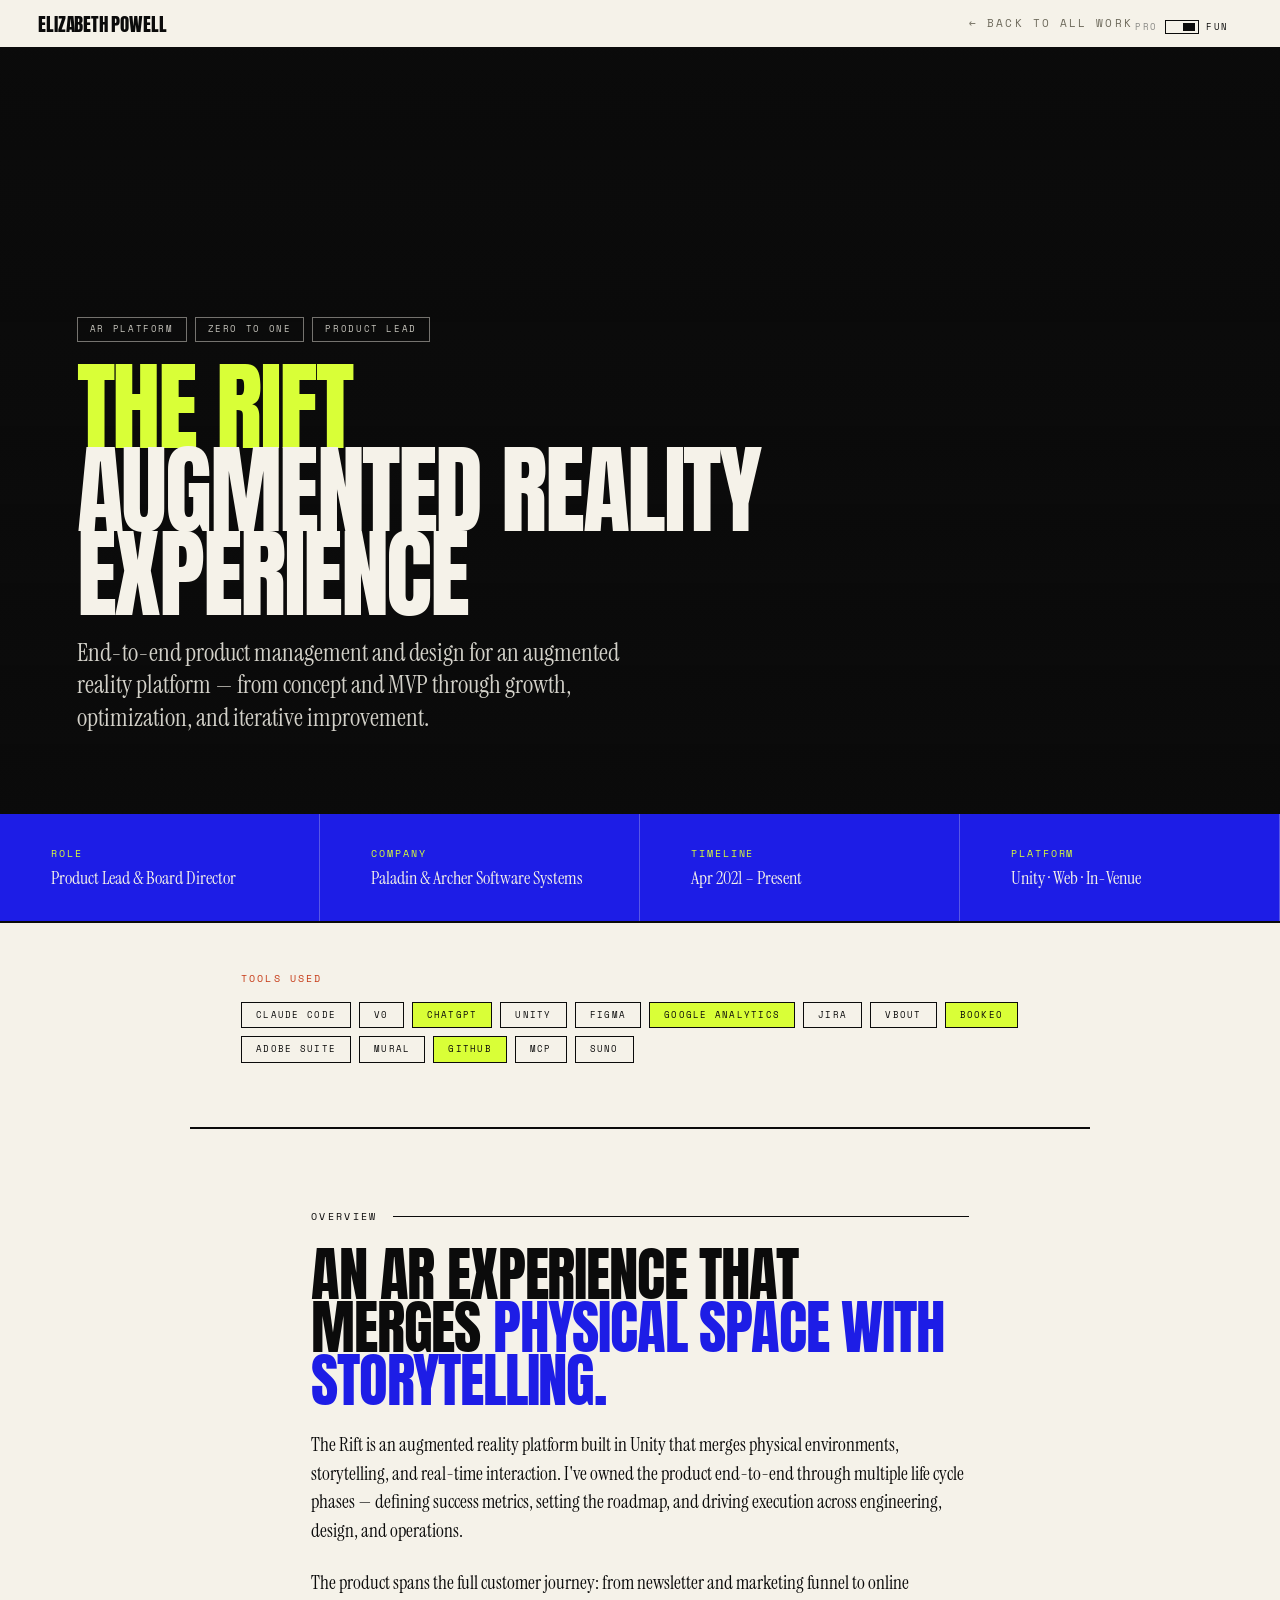
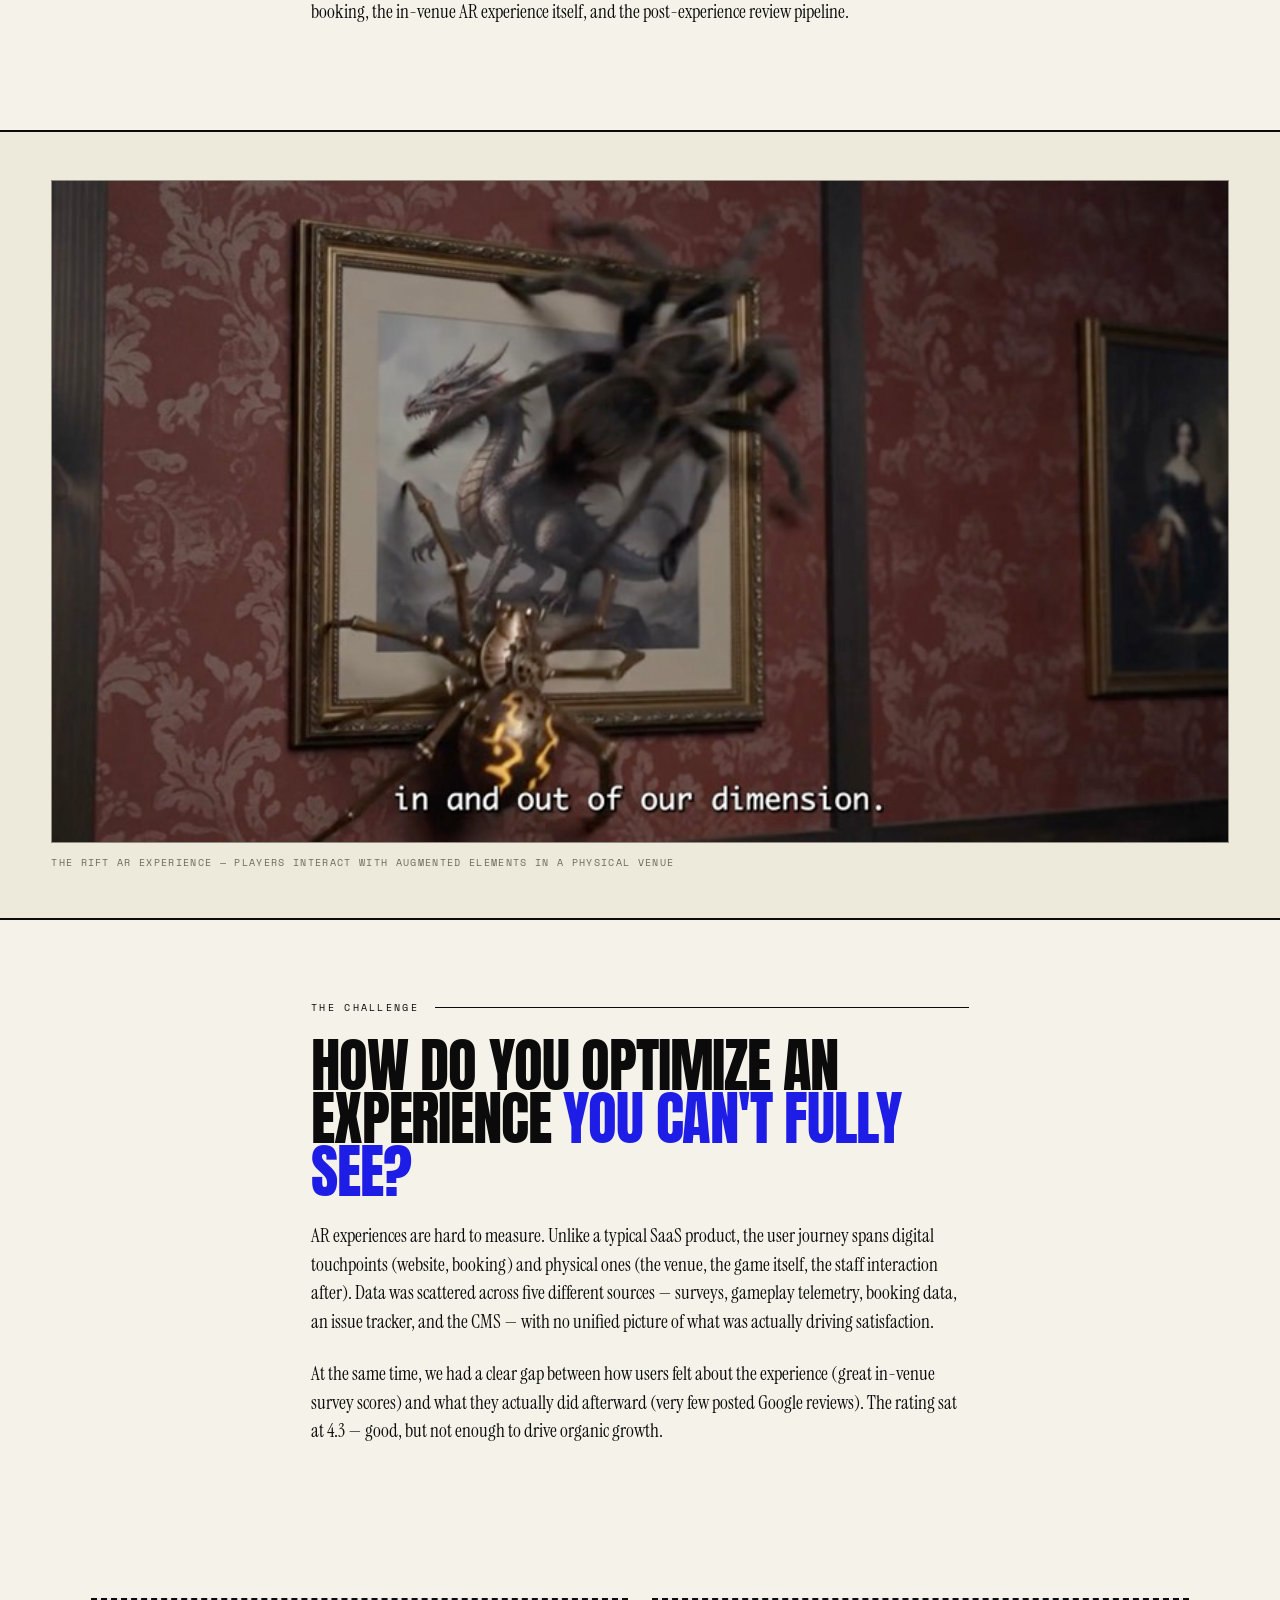
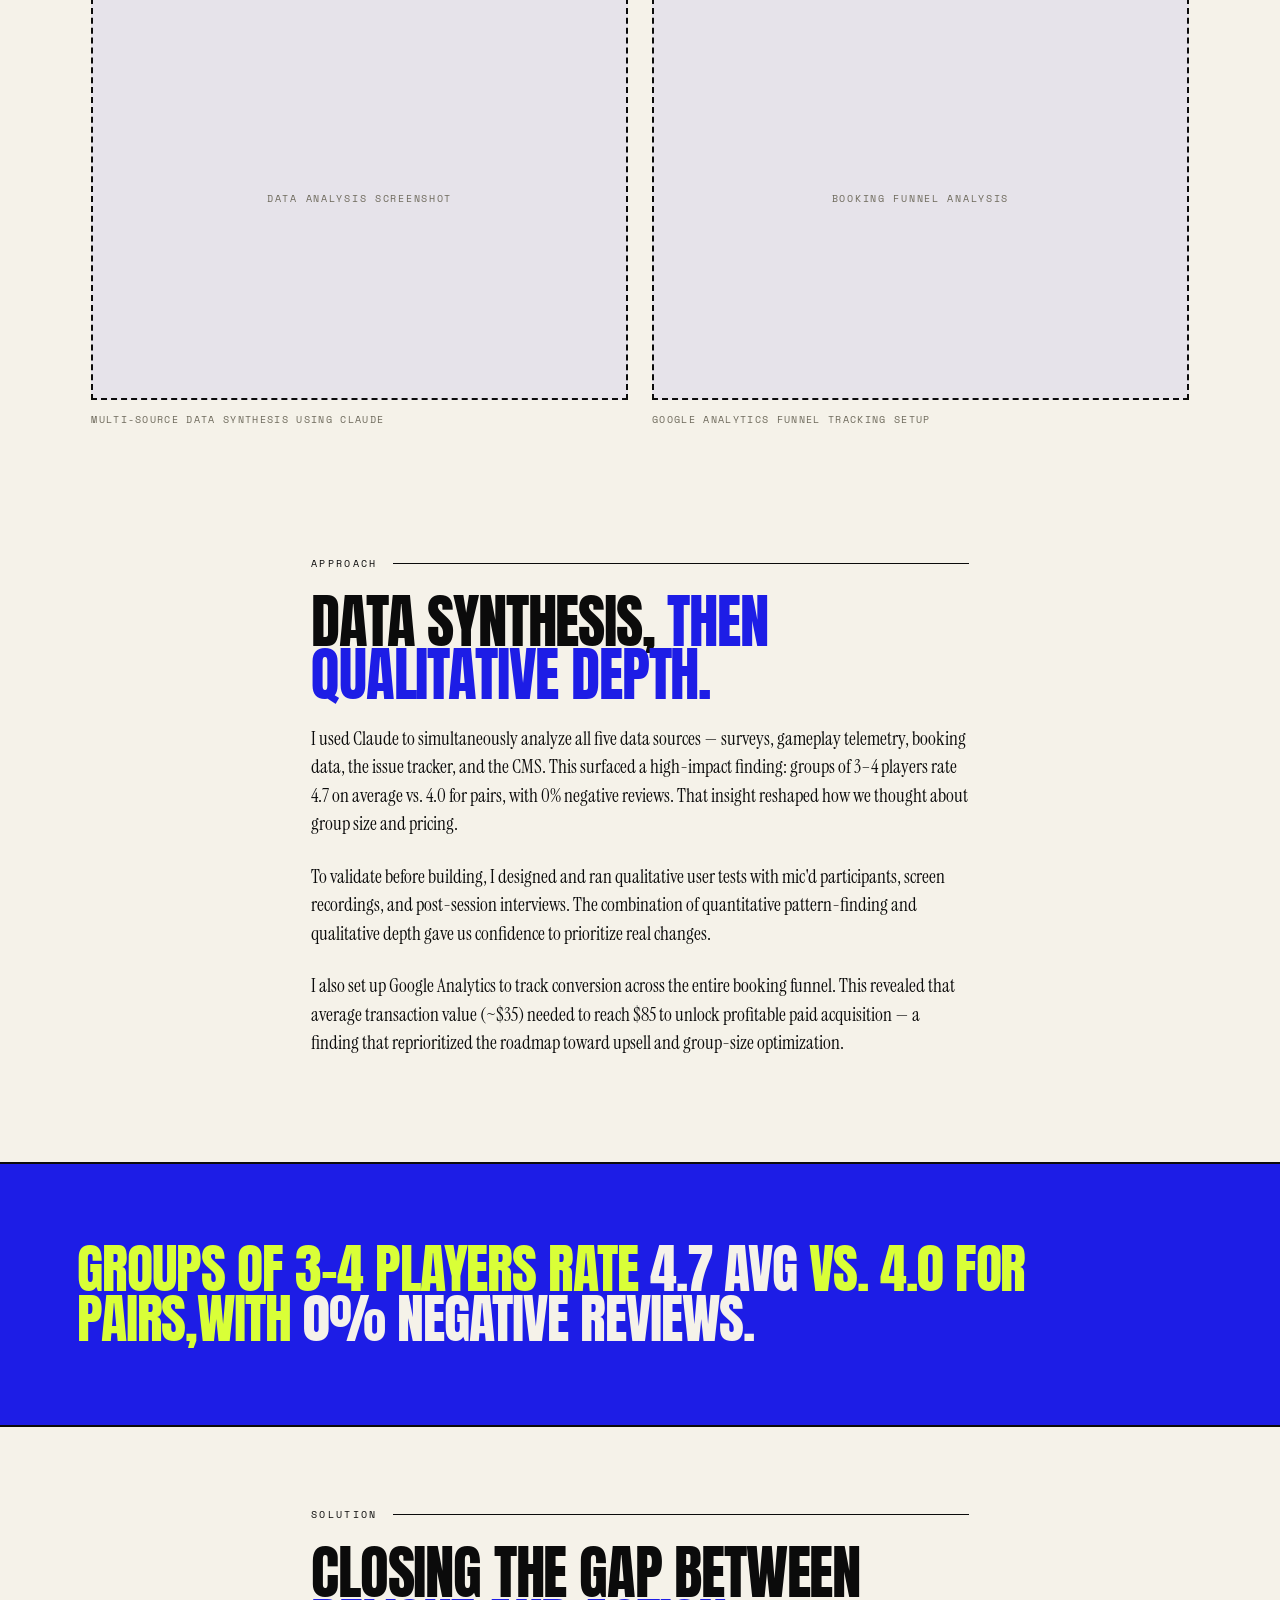
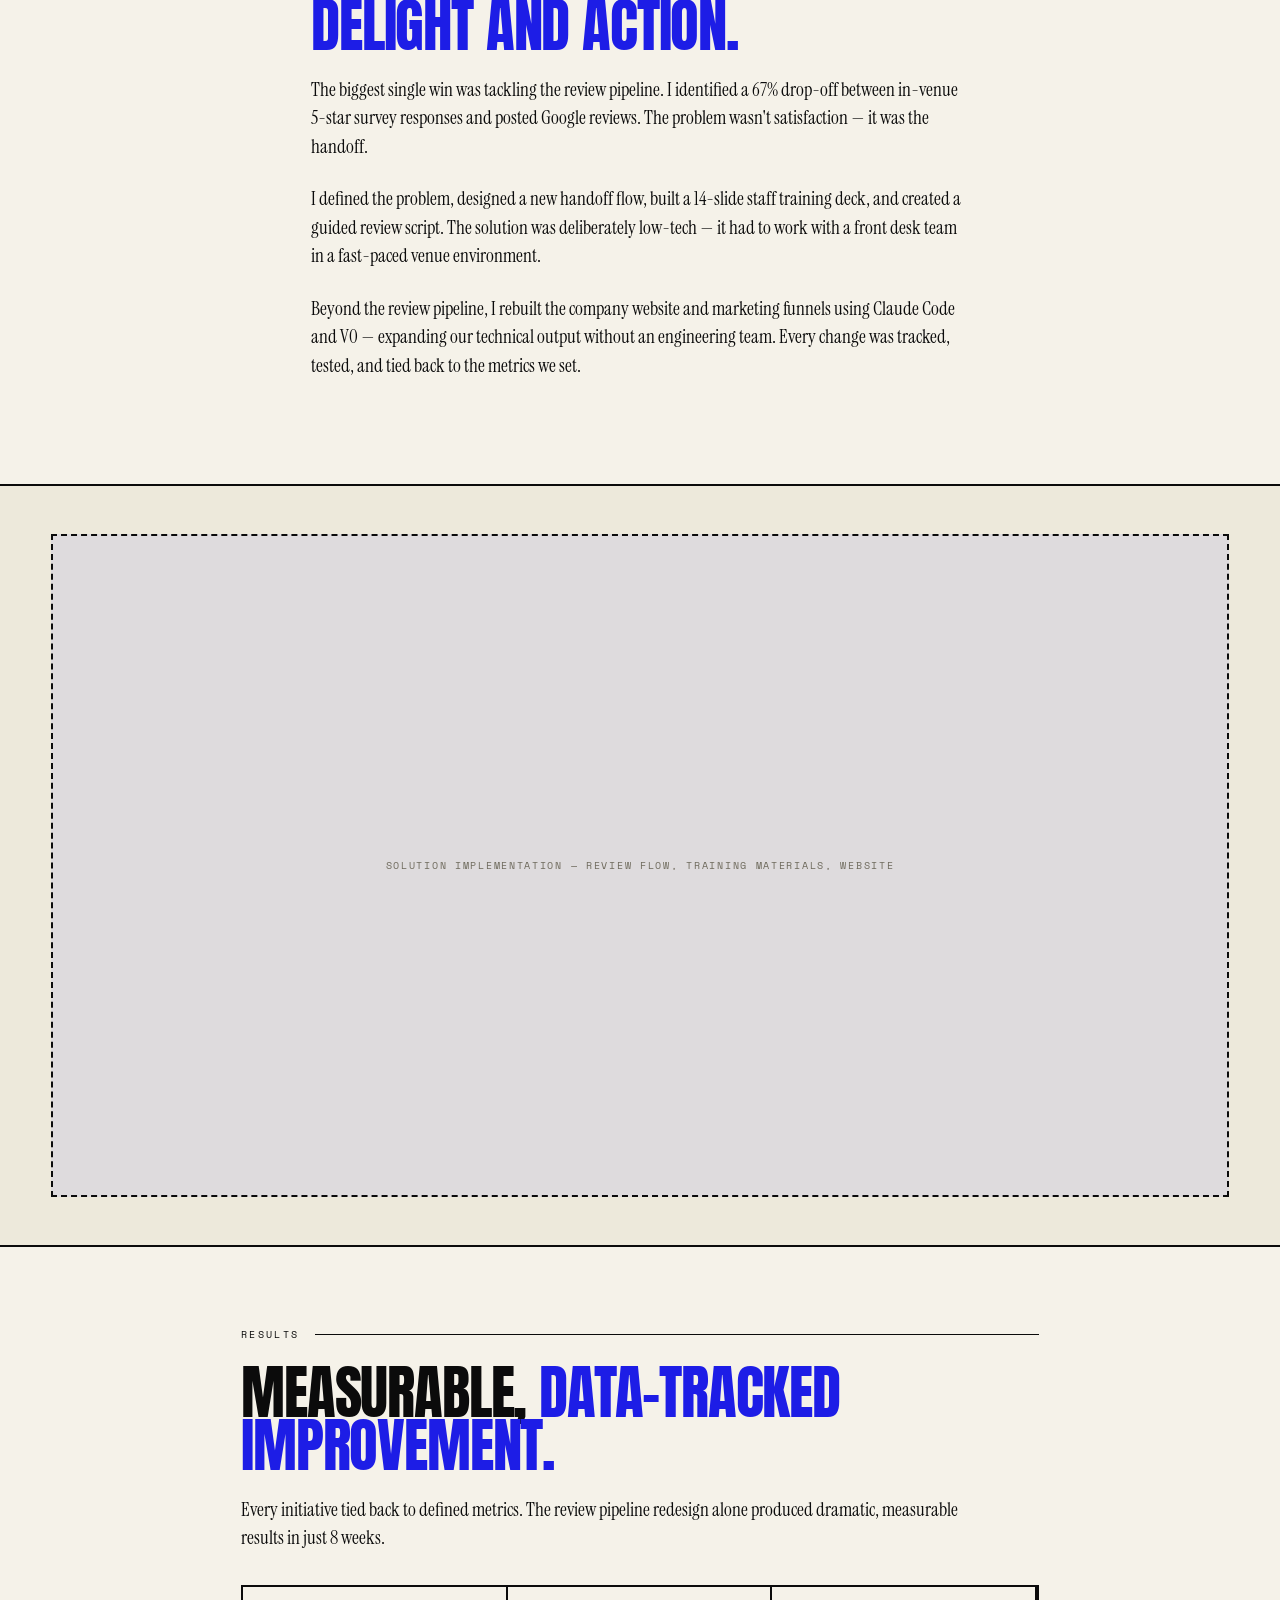
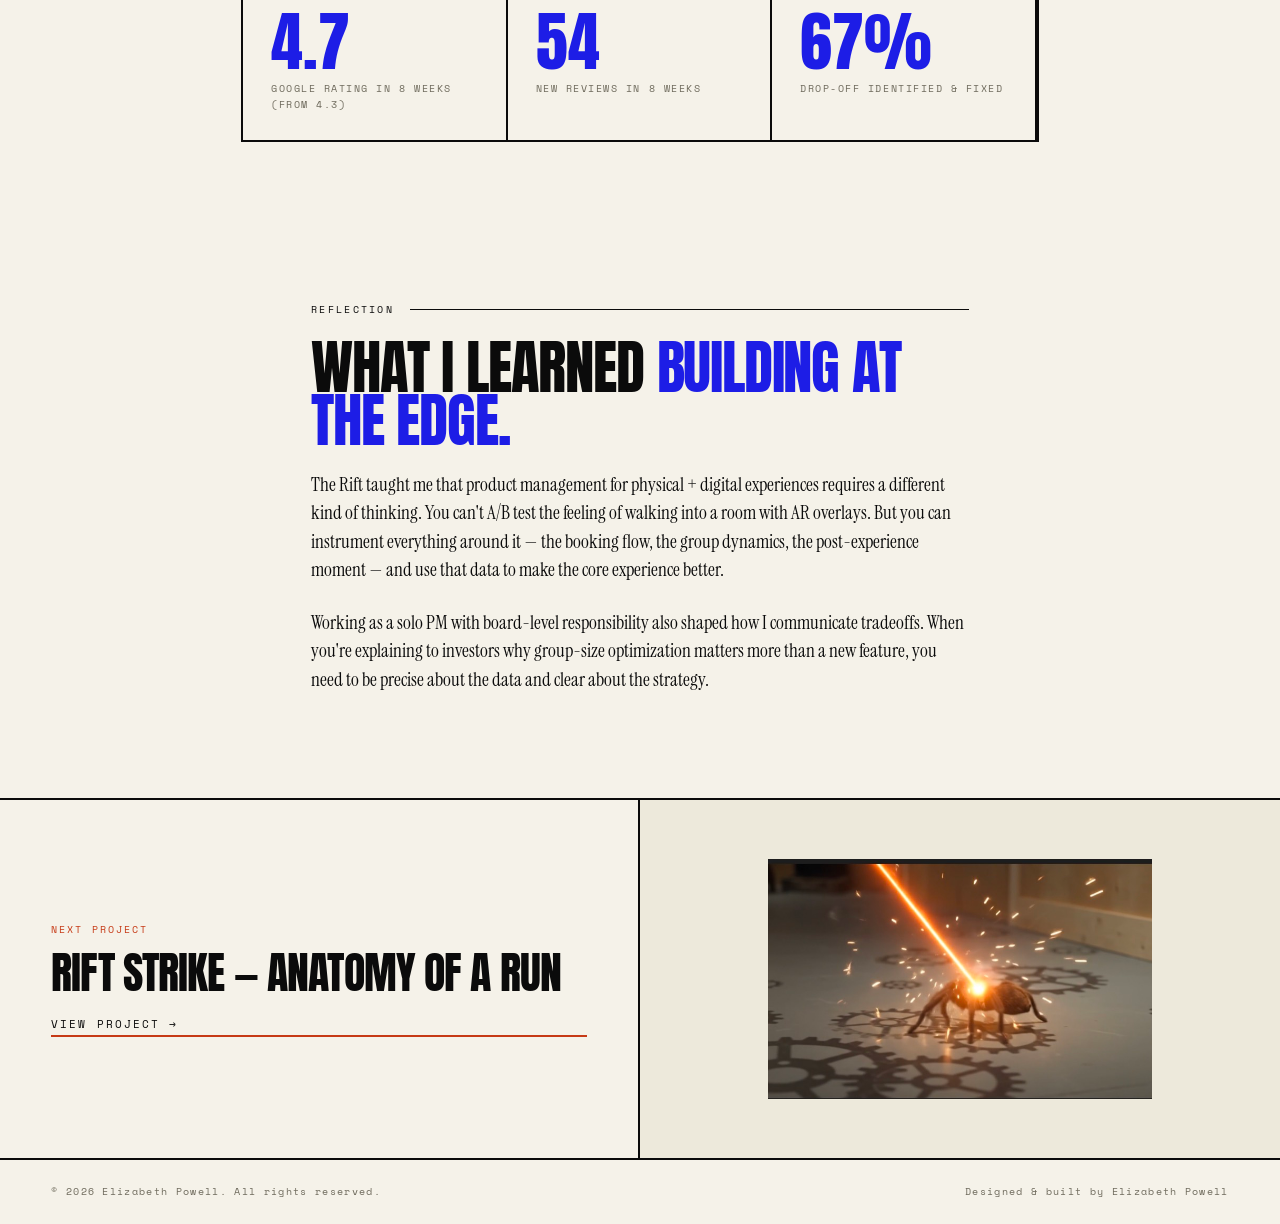
<file: case-study-the-rift.html>
<!DOCTYPE html>
<html lang="en">
<head>
<meta charset="UTF-8">
<meta name="viewport" content="width=device-width, initial-scale=1.0">
<title>The Rift — Case Study | Elizabeth Powell</title>
<link rel="icon" type="image/svg+xml" href="favicon.svg">
<link href="https://fonts.googleapis.com/css2?family=Cormorant+Garamond:ital,wght@0,300;0,400;0,600;1,300;1,400&family=DM+Sans:wght@300;400;500&family=Anton&family=Instrument+Serif:ital@0;1&family=Space+Mono:wght@400;700&display=swap" rel="stylesheet">
<style>
  *, *::before, *::after { box-sizing: border-box; margin: 0; padding: 0; }

  :root {
    --ink: #0f0f0e;
    --ink-mid: #3a3a38;
    --ink-light: #8a8a86;
    --paper: #fafaf8;
    --paper-warm: #f3f2ee;
    --accent: #0f0f0e;
    --line: rgba(15,15,14,0.12);
    --line-strong: rgba(15,15,14,0.25);
  }

  html { scroll-behavior: smooth; }

  body {
    font-family: 'DM Sans', sans-serif;
    background: var(--paper);
    color: var(--ink);
    font-size: 15px;
    line-height: 1.6;
    -webkit-font-smoothing: antialiased;
  }

  /* NAV */
  nav {
    position: fixed; top: 0; left: 0; right: 0; z-index: 100;
    display: flex; justify-content: space-between; align-items: center;
    padding: 1.25rem 4vw;
    background: rgba(250,250,248,0.92);
    backdrop-filter: blur(12px);
    border-bottom: 0.5px solid var(--line);
  }
  .nav-logo {
    font-family: 'Cormorant Garamond', serif;
    font-size: 1.35rem;
    font-weight: 300;
    letter-spacing: 0.04em;
    color: var(--ink);
    text-decoration: none;
  }
  .nav-back {
    font-size: 0.8rem;
    letter-spacing: 0.1em;
    text-transform: uppercase;
    color: var(--ink-mid);
    text-decoration: none;
    transition: color 0.2s;
  }
  .nav-back:hover { color: var(--ink); }

  /* CASE STUDY HERO — full bleed */
  .cs-hero {
    width: 100%;
    min-height: 85vh;
    background: var(--ink);
    color: var(--paper);
    display: flex;
    flex-direction: column;
    justify-content: flex-end;
    padding: 6rem 6vw 5rem;
    margin-top: 3.5rem;
    position: relative;
    overflow: hidden;
  }
  .cs-hero-image {
    position: absolute;
    inset: 0;
    width: 100%;
    height: 100%;
    object-fit: cover;
    opacity: 0.4;
  }
  .cs-hero-image-placeholder {
    position: absolute;
    inset: 0;
    background: linear-gradient(135deg, #1a1a2e 0%, #16213e 50%, #0f3460 100%);
    opacity: 0.9;
  }
  .cs-hero-video {
    position: absolute;
    inset: 0;
    width: 100%;
    height: 100%;
    z-index: 1;
    pointer-events: none;
    overflow: hidden;
  }
  .cs-hero-video iframe {
    position: absolute;
    top: 50%;
    left: 50%;
    min-width: 100%;
    min-height: 100%;
    width: 177.78vh;
    height: 56.25vw;
    transform: translate(-50%, -50%);
    border: none;
    opacity: 0.45;
  }
  .cs-hero-video-overlay {
    position: absolute;
    inset: 0;
    background: linear-gradient(to top, rgba(10,10,20,0.85) 0%, rgba(10,10,20,0.3) 50%, rgba(10,10,20,0.5) 100%);
    z-index: 1;
  }
  .cs-hero-content {
    position: relative;
    z-index: 2;
    max-width: 900px;
  }
  .cs-hero-tags {
    display: flex;
    gap: 0.5rem;
    flex-wrap: wrap;
    margin-bottom: 1.5rem;
  }
  .cs-tag {
    font-size: 0.7rem;
    letter-spacing: 0.1em;
    text-transform: uppercase;
    color: rgba(250,250,248,0.7);
    border: 0.5px solid rgba(250,250,248,0.3);
    padding: 4px 12px;
  }
  .cs-hero-title {
    font-family: 'Cormorant Garamond', serif;
    font-size: clamp(3rem, 6vw, 5rem);
    font-weight: 300;
    line-height: 1.05;
    letter-spacing: -0.01em;
    margin-bottom: 1.25rem;
  }
  .cs-hero-title em { font-style: italic; font-weight: 300; }
  .cs-hero-subtitle {
    font-size: 1.1rem;
    color: rgba(250,250,248,0.75);
    max-width: 600px;
    line-height: 1.7;
  }

  /* META BAR */
  .cs-meta {
    display: grid;
    grid-template-columns: repeat(4, 1fr);
    border-bottom: 0.5px solid var(--line-strong);
  }
  .cs-meta-item {
    padding: 2rem 4vw;
    border-right: 0.5px solid var(--line-strong);
  }
  .cs-meta-item:last-child { border-right: none; }
  .cs-meta-label {
    font-size: 0.68rem;
    letter-spacing: 0.14em;
    text-transform: uppercase;
    color: var(--ink-light);
    margin-bottom: 0.4rem;
  }
  .cs-meta-value {
    font-size: 0.95rem;
    font-weight: 500;
  }

  /* CONTENT SECTIONS */
  .cs-section {
    max-width: 760px;
    margin: 0 auto;
    padding: 5rem 4vw;
  }
  .cs-section-label {
    font-size: 0.72rem;
    letter-spacing: 0.16em;
    text-transform: uppercase;
    color: var(--ink-light);
    margin-bottom: 1.5rem;
    display: flex;
    align-items: center;
    gap: 1rem;
  }
  .cs-section-label::after {
    content: '';
    display: block;
    flex: 1;
    height: 0.5px;
    background: var(--line-strong);
  }
  .cs-heading {
    font-family: 'Cormorant Garamond', serif;
    font-size: clamp(1.75rem, 3.5vw, 2.75rem);
    font-weight: 300;
    line-height: 1.2;
    margin-bottom: 1.5rem;
  }
  .cs-heading em { font-style: italic; }
  .cs-body {
    color: var(--ink-mid);
    line-height: 1.85;
    margin-bottom: 1.5rem;
    font-size: 0.95rem;
  }

  /* TOOLS */
  .cs-tools {
    max-width: 900px;
    margin: 0 auto;
    padding: 3rem 4vw 4rem;
    border-bottom: 0.5px solid var(--line-strong);
  }
  .cs-tools-label {
    font-size: 0.72rem;
    letter-spacing: 0.16em;
    text-transform: uppercase;
    color: var(--ink-light);
    margin-bottom: 1rem;
  }
  .cs-tools-row {
    display: flex;
    flex-wrap: wrap;
    gap: 0.5rem;
  }
  .cs-tool {
    font-size: 0.75rem;
    letter-spacing: 0.04em;
    color: var(--ink-mid);
    border: 0.5px solid var(--line-strong);
    padding: 5px 14px;
    background: transparent;
    transition: background 0.2s, color 0.2s;
  }
  .cs-tool:hover {
    background: var(--ink);
    color: var(--paper);
  }

  /* FULL-BLEED IMAGE */
  .cs-image-full {
    width: 100%;
    background: var(--paper-warm);
    border-top: 0.5px solid var(--line-strong);
    border-bottom: 0.5px solid var(--line-strong);
    overflow: hidden;
  }
  .cs-image-full-inner {
    max-width: 1400px;
    margin: 0 auto;
    padding: 3rem 4vw;
  }
  .cs-image-placeholder {
    width: 100%;
    aspect-ratio: 16/9;
    background: var(--line);
    display: flex;
    align-items: center;
    justify-content: center;
    color: var(--ink-light);
    font-size: 0.8rem;
    letter-spacing: 0.08em;
    text-transform: uppercase;
    border: 0.5px dashed var(--line-strong);
  }
  .cs-image-caption {
    font-size: 0.78rem;
    color: var(--ink-light);
    margin-top: 0.75rem;
    text-align: center;
  }

  /* SIDE-BY-SIDE IMAGES */
  .cs-image-pair {
    max-width: 1200px;
    margin: 0 auto;
    padding: 3rem 4vw;
    display: grid;
    grid-template-columns: 1fr 1fr;
    gap: 1.5rem;
  }
  .cs-image-pair .cs-image-placeholder {
    aspect-ratio: 4/3;
  }

  /* HIGHLIGHT / PULL QUOTE */
  .cs-highlight {
    background: var(--ink);
    color: var(--paper);
    padding: 5rem 6vw;
    text-align: center;
  }
  .cs-highlight-text {
    font-family: 'Cormorant Garamond', serif;
    font-size: clamp(1.5rem, 3vw, 2.25rem);
    font-weight: 300;
    line-height: 1.4;
    max-width: 700px;
    margin: 0 auto;
  }
  .cs-highlight-text em { font-style: italic; }

  /* RESULTS GRID */
  .cs-results {
    max-width: 900px;
    margin: 0 auto;
    padding: 5rem 4vw;
  }
  .cs-results-grid {
    display: grid;
    grid-template-columns: repeat(3, 1fr);
    gap: 0;
    border: 0.5px solid var(--line-strong);
    margin-top: 2rem;
  }
  .cs-result-item {
    padding: 2rem;
    border-right: 0.5px solid var(--line-strong);
    text-align: center;
  }
  .cs-result-item:last-child { border-right: none; }
  .cs-result-num {
    font-family: 'Cormorant Garamond', serif;
    font-size: 3rem;
    font-weight: 300;
    line-height: 1;
    margin-bottom: 0.5rem;
  }
  .cs-result-label {
    font-size: 0.78rem;
    color: var(--ink-light);
    letter-spacing: 0.06em;
  }

  /* NEXT PROJECT */
  .cs-next {
    border-top: 0.5px solid var(--line-strong);
    display: grid;
    grid-template-columns: 1fr 1fr;
    min-height: 40vh;
  }
  .cs-next-left {
    padding: 4rem 4vw;
    display: flex;
    flex-direction: column;
    justify-content: center;
    border-right: 0.5px solid var(--line-strong);
  }
  .cs-next-label {
    font-size: 0.72rem;
    letter-spacing: 0.16em;
    text-transform: uppercase;
    color: var(--ink-light);
    margin-bottom: 1rem;
  }
  .cs-next-title {
    font-family: 'Cormorant Garamond', serif;
    font-size: clamp(1.75rem, 3vw, 2.5rem);
    font-weight: 300;
    line-height: 1.2;
    margin-bottom: 1.5rem;
  }
  .cs-next-link {
    display: inline-flex;
    align-items: center;
    gap: 0.6rem;
    font-size: 0.8rem;
    letter-spacing: 0.1em;
    text-transform: uppercase;
    color: var(--ink);
    text-decoration: none;
    border-bottom: 1px solid var(--ink);
    padding-bottom: 2px;
    transition: gap 0.2s;
  }
  .cs-next-link:hover { gap: 1rem; }
  .cs-next-right {
    background: var(--paper-warm);
    display: flex;
    align-items: center;
    justify-content: center;
  }
  .cs-next-thumb {
    width: 60%;
    aspect-ratio: 16/10;
    background: var(--line);
    display: flex;
    align-items: center;
    justify-content: center;
    color: var(--ink-light);
    font-size: 0.75rem;
    letter-spacing: 0.08em;
    text-transform: uppercase;
    border: 0.5px dashed var(--line-strong);
  }

  /* FOOTER */
  footer {
    padding: 1.5rem 4vw;
    display: flex;
    justify-content: space-between;
    align-items: center;
    border-top: 0.5px solid var(--line);
  }
  footer p { font-size: 0.78rem; color: var(--ink-light); }

  /* ANIMATIONS */
  @keyframes fadeUp {
    from { opacity: 0; transform: translateY(24px); }
    to { opacity: 1; transform: translateY(0); }
  }
  .cs-hero-tags { animation: fadeUp 0.6s ease forwards; }
  .cs-hero-title { animation: fadeUp 0.6s 0.1s ease both; }
  .cs-hero-subtitle { animation: fadeUp 0.6s 0.2s ease both; }

  /* RESPONSIVE */
  @media (max-width: 768px) {
    .cs-meta { grid-template-columns: 1fr 1fr; }
    .cs-meta-item:nth-child(2) { border-right: none; }
    .cs-meta-item:nth-child(-n+2) { border-bottom: 0.5px solid var(--line-strong); }
    .cs-image-pair { grid-template-columns: 1fr; }
    .cs-results-grid { grid-template-columns: 1fr; }
    .cs-result-item { border-right: none; border-bottom: 0.5px solid var(--line-strong); }
    .cs-result-item:last-child { border-bottom: none; }
    .cs-next { grid-template-columns: 1fr; }
    .cs-next-right { min-height: 30vh; }
  }
</style>
<link rel="stylesheet" href="theme-fun.css">
</head>
<body class="fun">

<nav>
  <a class="nav-logo" href="index.html">Elizabeth Powell</a>
  <a class="nav-back" href="index.html#work">← Back to all work</a>
  <div class="cs-mode-toggle" id="modeToggle" role="button" tabindex="0" aria-label="Toggle fun mode">
    <span class="mode-label" data-label="pro">Pro</span>
    <div class="toggle-track"><div class="toggle-thumb"></div></div>
    <span class="mode-label active-label" data-label="fun">Fun</span>
  </div>
</nav>

<!-- HERO -->
<section class="cs-hero">
  <div class="cs-hero-video">
    <iframe src="https://www.youtube-nocookie.com/embed/dKNS_XCKj9s?autoplay=1&mute=1&start=2700&loop=1&playlist=dKNS_XCKj9s&controls=0&showinfo=0&modestbranding=1&rel=0&disablekb=1" allow="autoplay; encrypted-media" allowfullscreen></iframe>
  </div>
  <div class="cs-hero-video-overlay"></div>
  <div class="cs-hero-content">
    <div class="cs-hero-tags">
      <span class="cs-tag">AR Platform</span>
      <span class="cs-tag">Zero to One</span>
      <span class="cs-tag">Product Lead</span>
    </div>
    <h1 class="cs-hero-title">The Rift<br><em>Augmented Reality Experience</em></h1>
    <p class="cs-hero-subtitle">End-to-end product management and design for an augmented reality platform — from concept and MVP through growth, optimization, and iterative improvement.</p>
  </div>
</section>

<!-- META BAR -->
<div class="cs-meta">
  <div class="cs-meta-item">
    <div class="cs-meta-label">Role</div>
    <div class="cs-meta-value">Product Lead & Board Director</div>
  </div>
  <div class="cs-meta-item">
    <div class="cs-meta-label">Company</div>
    <div class="cs-meta-value">Paladin & Archer Software Systems</div>
  </div>
  <div class="cs-meta-item">
    <div class="cs-meta-label">Timeline</div>
    <div class="cs-meta-value">Apr 2021 – Present</div>
  </div>
  <div class="cs-meta-item">
    <div class="cs-meta-label">Platform</div>
    <div class="cs-meta-value">Unity · Web · In-Venue</div>
  </div>
</div>

<!-- TOOLS -->
<div class="cs-tools">
  <div class="cs-tools-label">Tools Used</div>
  <div class="cs-tools-row">
    <span class="cs-tool">Claude Code</span>
    <span class="cs-tool">V0</span>
    <span class="cs-tool">ChatGPT</span>
    <span class="cs-tool">Unity</span>
    <span class="cs-tool">Figma</span>
    <span class="cs-tool">Google Analytics</span>
    <span class="cs-tool">Jira</span>
    <span class="cs-tool">Vbout</span>
    <span class="cs-tool">Bookeo</span>
    <span class="cs-tool">Adobe Suite</span>
    <span class="cs-tool">Mural</span>
    <span class="cs-tool">GitHub</span>
    <span class="cs-tool">MCP</span>
    <span class="cs-tool">Suno</span>
  </div>
</div>

<!-- OVERVIEW -->
<div class="cs-section">
  <div class="cs-section-label">Overview</div>
  <h2 class="cs-heading">An AR experience that merges <em>physical space with storytelling.</em></h2>
  <p class="cs-body">The Rift is an augmented reality platform built in Unity that merges physical environments, storytelling, and real-time interaction. I've owned the product end-to-end through multiple life cycle phases — defining success metrics, setting the roadmap, and driving execution across engineering, design, and operations.</p>
  <p class="cs-body">The product spans the full customer journey: from newsletter and marketing funnel to online booking, the in-venue AR experience itself, and the post-experience review pipeline.</p>
</div>

<!-- FULL BLEED IMAGE -->
<div class="cs-image-full">
  <div class="cs-image-full-inner">
    <img src="images/The Rift-Strike/spider-tapestry.jpg" alt="Augmented creatures staged against real set dressing inside the venue" style="width:100%; display:block; border:0.5px solid var(--line-strong);">
    <p class="cs-image-caption">The Rift AR experience — players interact with augmented elements in a physical venue</p>
  </div>
</div>

<!-- CHALLENGE -->
<div class="cs-section">
  <div class="cs-section-label">The Challenge</div>
  <h2 class="cs-heading">How do you optimize an experience <em>you can't fully see?</em></h2>
  <p class="cs-body">AR experiences are hard to measure. Unlike a typical SaaS product, the user journey spans digital touchpoints (website, booking) and physical ones (the venue, the game itself, the staff interaction after). Data was scattered across five different sources — surveys, gameplay telemetry, booking data, an issue tracker, and the CMS — with no unified picture of what was actually driving satisfaction.</p>
  <p class="cs-body">At the same time, we had a clear gap between how users felt about the experience (great in-venue survey scores) and what they actually did afterward (very few posted Google reviews). The rating sat at 4.3 — good, but not enough to drive organic growth.</p>
</div>

<!-- IMAGE PAIR -->
<div class="cs-image-pair">
  <div>
    <div class="cs-image-placeholder">Data analysis screenshot</div>
    <p class="cs-image-caption">Multi-source data synthesis using Claude</p>
  </div>
  <div>
    <div class="cs-image-placeholder">Booking funnel analysis</div>
    <p class="cs-image-caption">Google Analytics funnel tracking setup</p>
  </div>
</div>

<!-- APPROACH -->
<div class="cs-section">
  <div class="cs-section-label">Approach</div>
  <h2 class="cs-heading">Data synthesis, <em>then qualitative depth.</em></h2>
  <p class="cs-body">I used Claude to simultaneously analyze all five data sources — surveys, gameplay telemetry, booking data, the issue tracker, and the CMS. This surfaced a high-impact finding: groups of 3–4 players rate 4.7 on average vs. 4.0 for pairs, with 0% negative reviews. That insight reshaped how we thought about group size and pricing.</p>
  <p class="cs-body">To validate before building, I designed and ran qualitative user tests with mic'd participants, screen recordings, and post-session interviews. The combination of quantitative pattern-finding and qualitative depth gave us confidence to prioritize real changes.</p>
  <p class="cs-body">I also set up Google Analytics to track conversion across the entire booking funnel. This revealed that average transaction value (~$35) needed to reach $85 to unlock profitable paid acquisition — a finding that reprioritized the roadmap toward upsell and group-size optimization.</p>
</div>

<!-- HIGHLIGHT -->
<div class="cs-highlight">
  <p class="cs-highlight-text">Groups of 3–4 players rate <em>4.7 avg</em> vs. 4.0 for pairs,<br>with <em>0% negative reviews.</em></p>
</div>

<!-- SOLUTION -->
<div class="cs-section">
  <div class="cs-section-label">Solution</div>
  <h2 class="cs-heading">Closing the gap between <em>delight and action.</em></h2>
  <p class="cs-body">The biggest single win was tackling the review pipeline. I identified a 67% drop-off between in-venue 5-star survey responses and posted Google reviews. The problem wasn't satisfaction — it was the handoff.</p>
  <p class="cs-body">I defined the problem, designed a new handoff flow, built a 14-slide staff training deck, and created a guided review script. The solution was deliberately low-tech — it had to work with a front desk team in a fast-paced venue environment.</p>
  <p class="cs-body">Beyond the review pipeline, I rebuilt the company website and marketing funnels using Claude Code and V0 — expanding our technical output without an engineering team. Every change was tracked, tested, and tied back to the metrics we set.</p>
</div>

<!-- FULL BLEED IMAGE -->
<div class="cs-image-full">
  <div class="cs-image-full-inner">
    <div class="cs-image-placeholder">Solution implementation — review flow, training materials, website</div>
  </div>
</div>

<!-- RESULTS -->
<div class="cs-results">
  <div class="cs-section-label">Results</div>
  <h2 class="cs-heading">Measurable, <em>data-tracked improvement.</em></h2>
  <p class="cs-body" style="max-width: 760px;">Every initiative tied back to defined metrics. The review pipeline redesign alone produced dramatic, measurable results in just 8 weeks.</p>
  <div class="cs-results-grid">
    <div class="cs-result-item">
      <div class="cs-result-num">4.7</div>
      <div class="cs-result-label">Google rating in 8 weeks (from 4.3)</div>
    </div>
    <div class="cs-result-item">
      <div class="cs-result-num">54</div>
      <div class="cs-result-label">New reviews in 8 weeks</div>
    </div>
    <div class="cs-result-item">
      <div class="cs-result-num">67%</div>
      <div class="cs-result-label">Drop-off identified & fixed</div>
    </div>
  </div>
</div>

<!-- REFLECTION -->
<div class="cs-section">
  <div class="cs-section-label">Reflection</div>
  <h2 class="cs-heading">What I learned <em>building at the edge.</em></h2>
  <p class="cs-body">The Rift taught me that product management for physical + digital experiences requires a different kind of thinking. You can't A/B test the feeling of walking into a room with AR overlays. But you can instrument everything around it — the booking flow, the group dynamics, the post-experience moment — and use that data to make the core experience better.</p>
  <p class="cs-body">Working as a solo PM with board-level responsibility also shaped how I communicate tradeoffs. When you're explaining to investors why group-size optimization matters more than a new feature, you need to be precise about the data and clear about the strategy.</p>
</div>

<!-- NEXT PROJECT -->
<section class="cs-next">
  <div class="cs-next-left">
    <div class="cs-next-label">Next project</div>
    <h3 class="cs-next-title">Rift Strike — Anatomy of a Run</h3>
    <a class="cs-next-link" href="case-study-rift-strike.html">View project →</a>
  </div>
  <div class="cs-next-right">
    <img src="images/The Rift-Strike/hero-strike-gearfloor.jpg" alt="Rift Strike — a creature struck by a beam on the gear floor" style="width:60%; aspect-ratio:16/10; object-fit:cover;">
  </div>
</section>

<footer>
  <p>© 2026 Elizabeth Powell. All rights reserved.</p>
  <p>Designed & built by Elizabeth Powell</p>
</footer>

<script src="mode-toggle.js"></script>
</body>
</html>
</file>
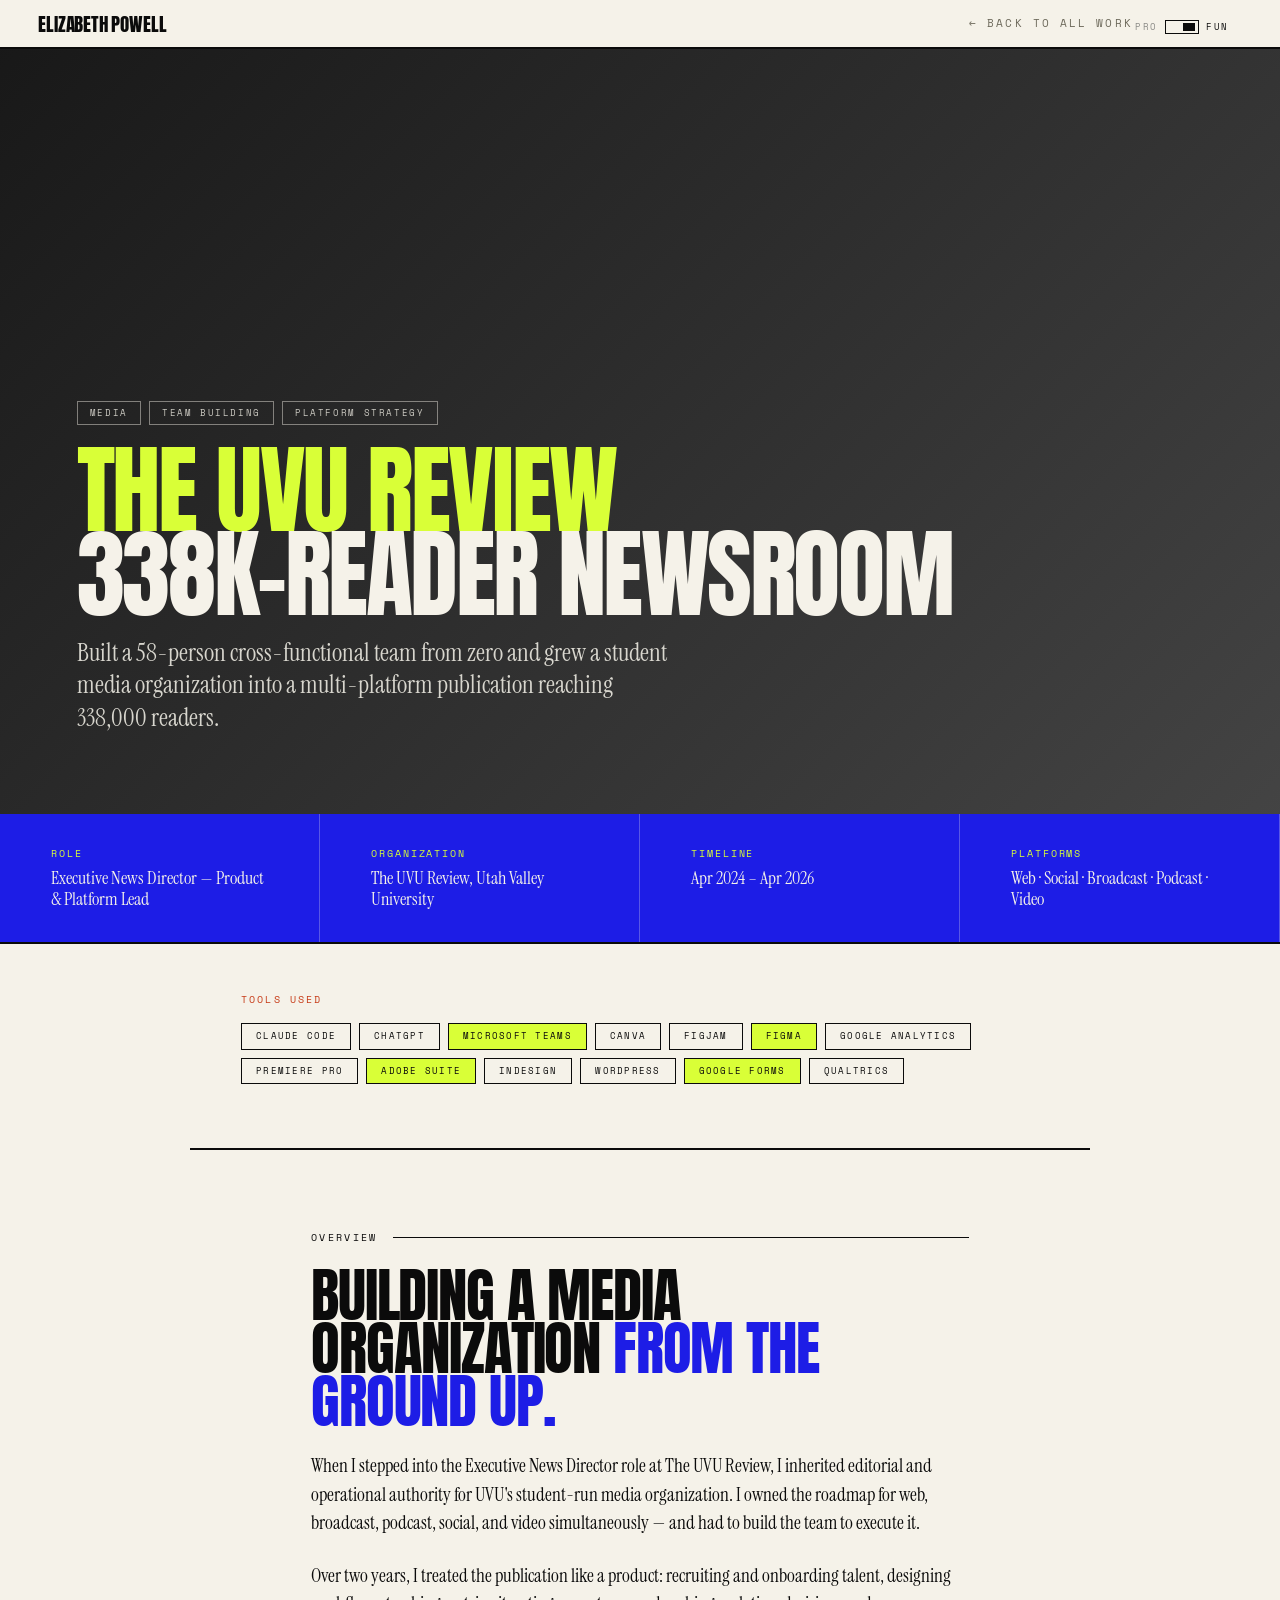
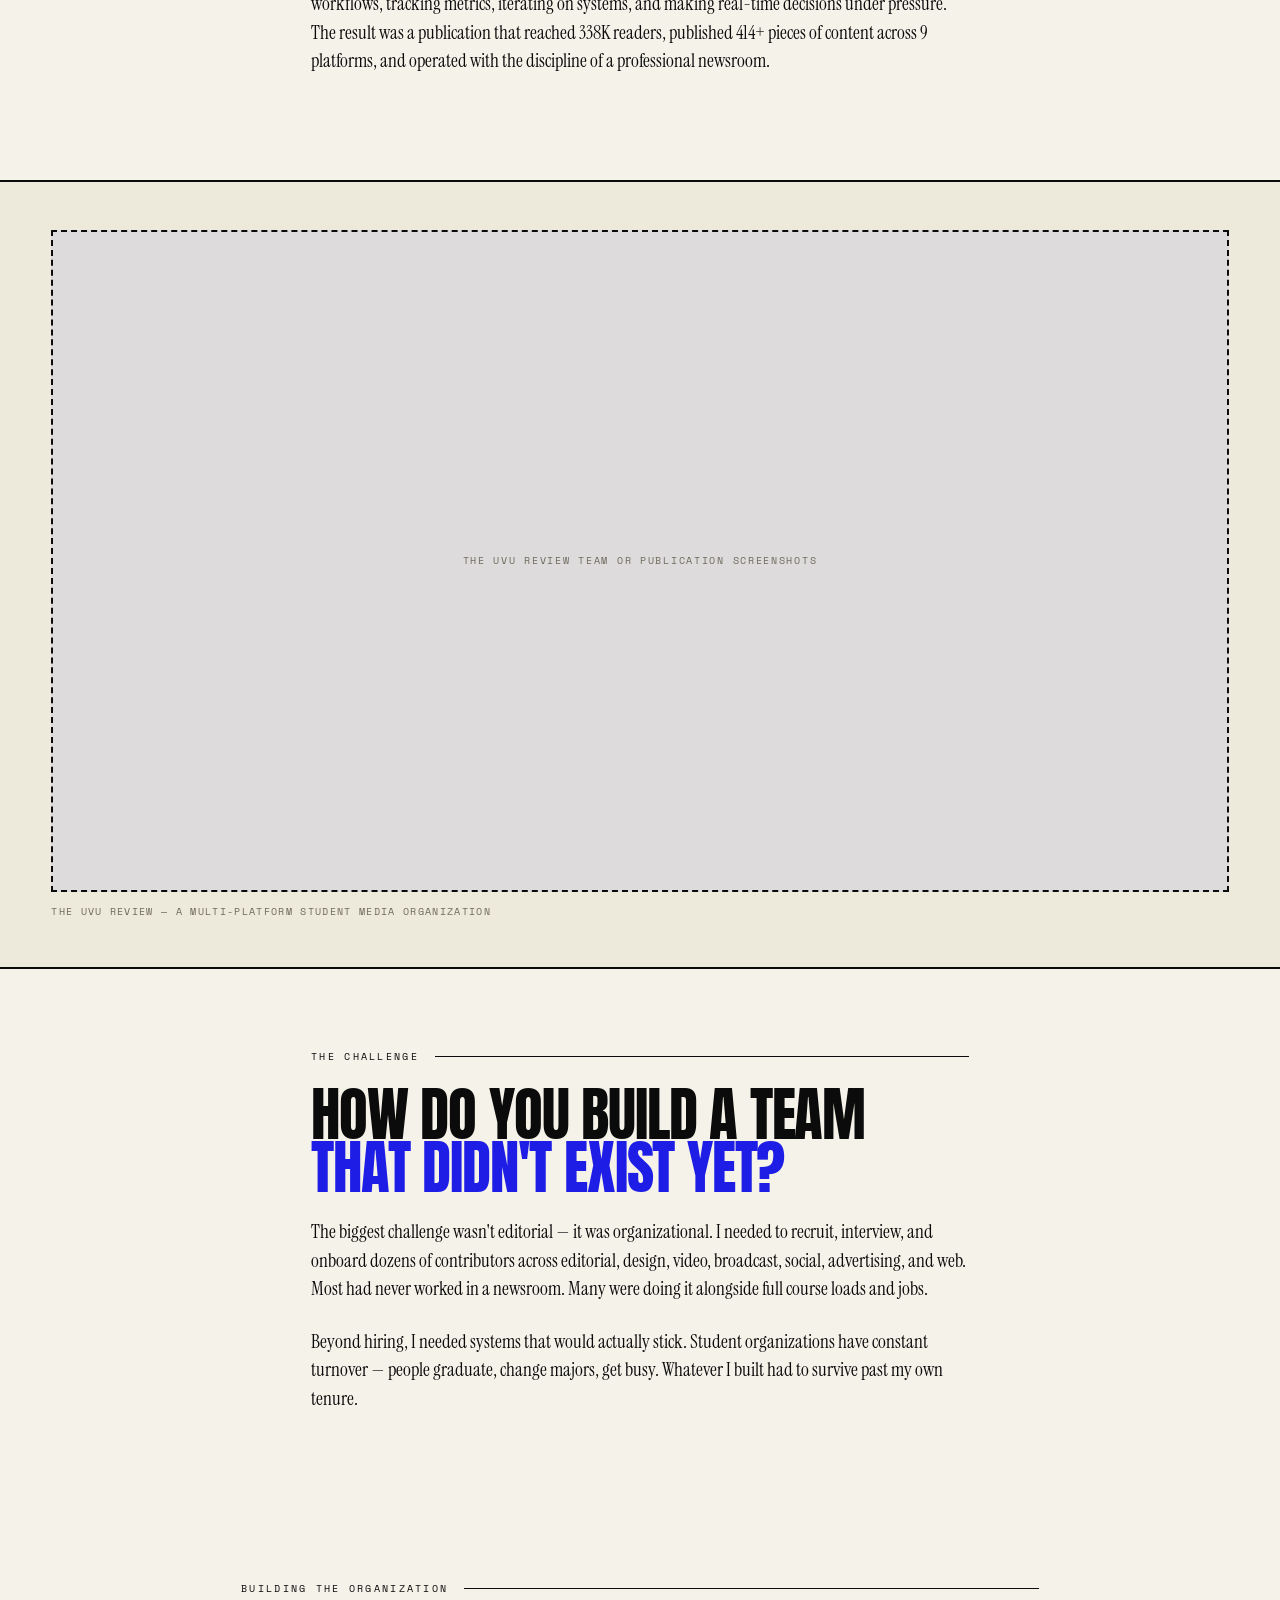
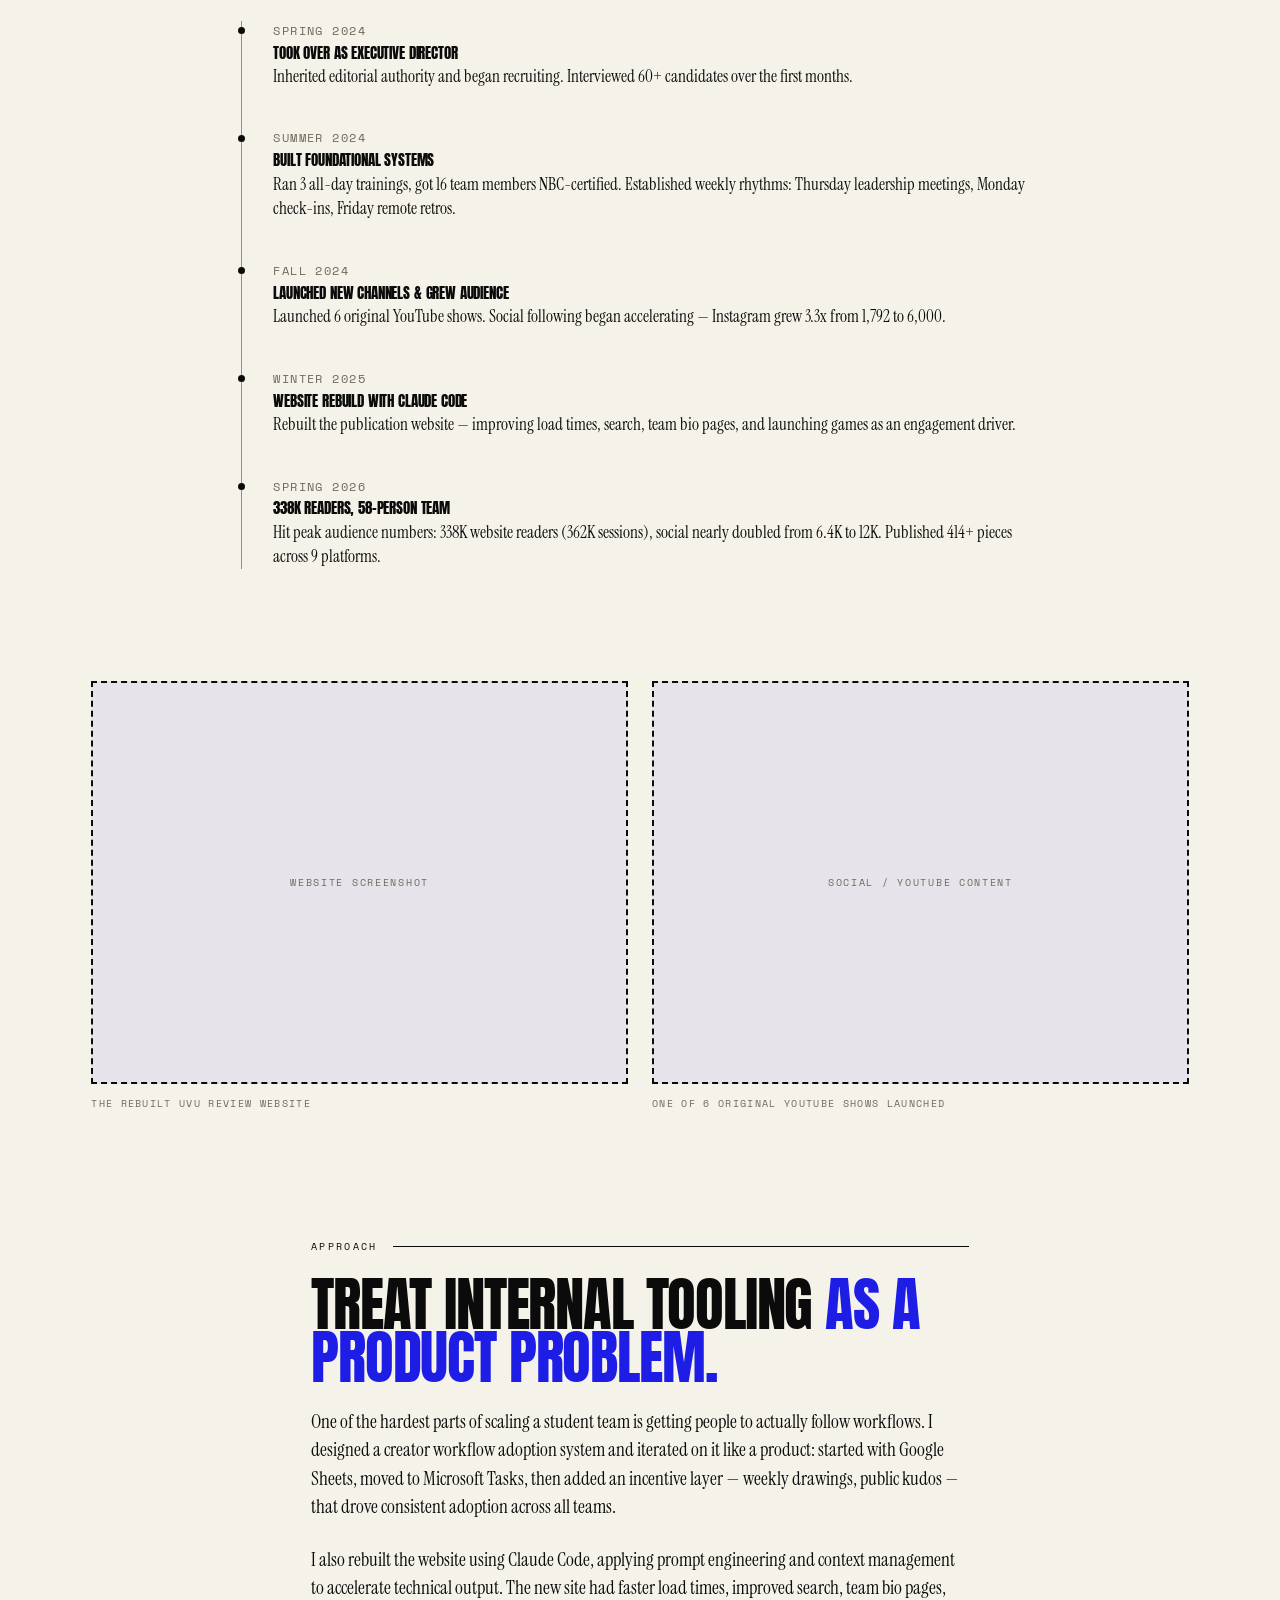
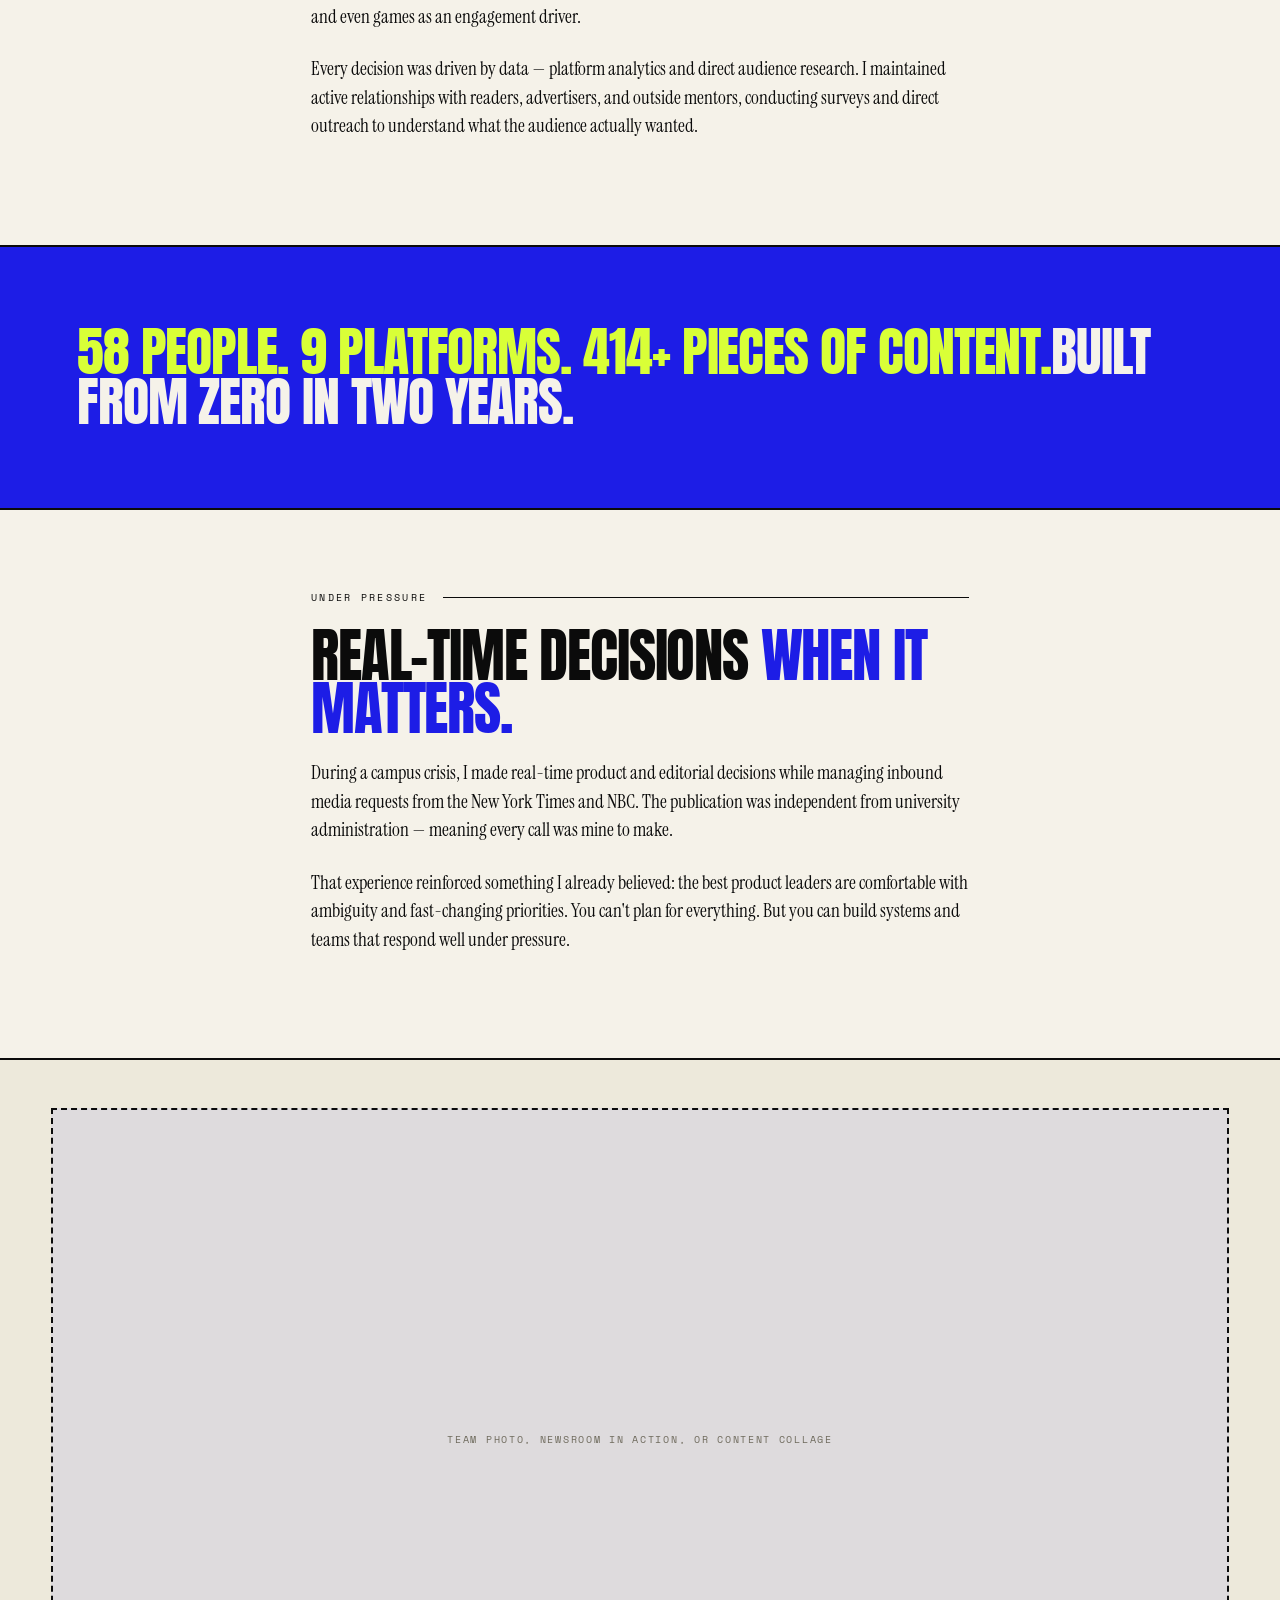
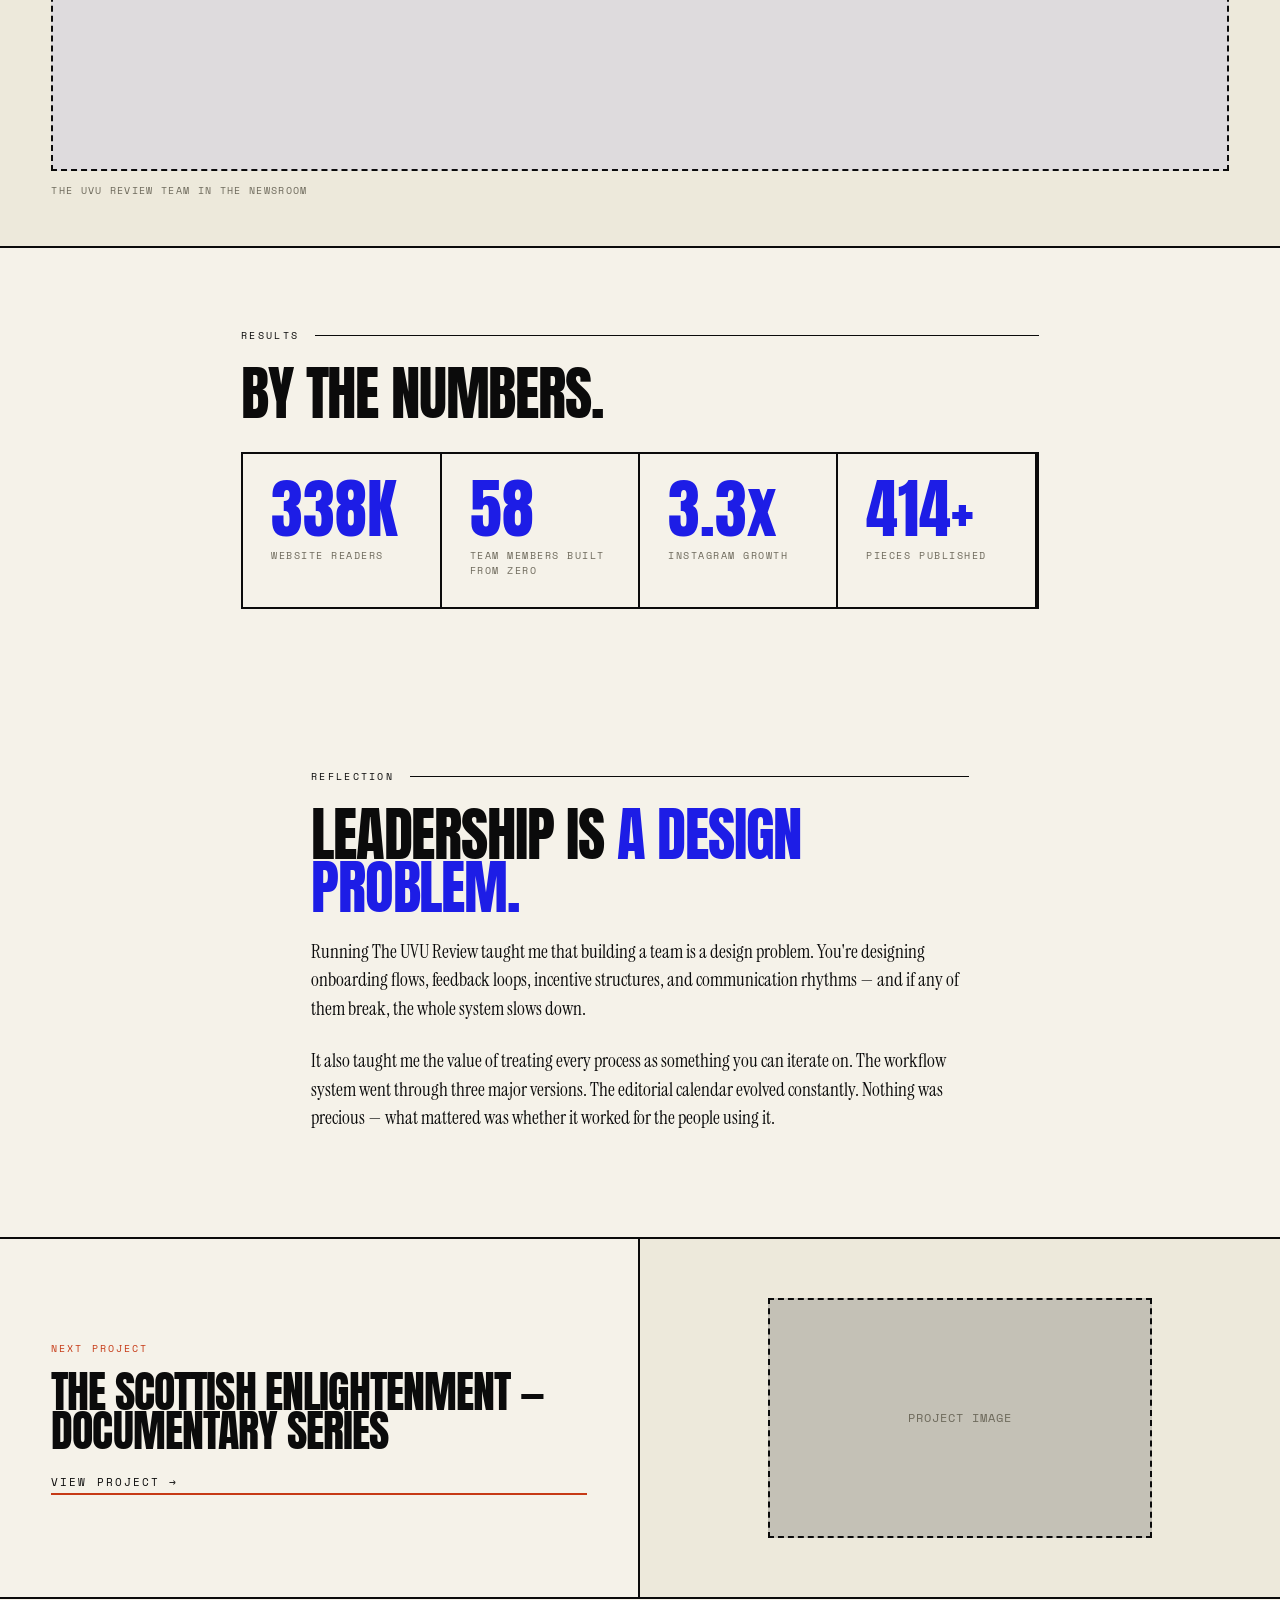
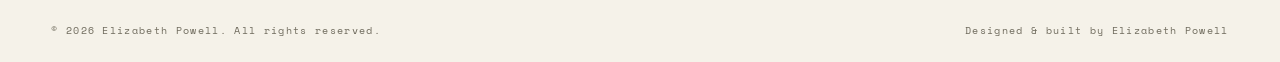
<file: case-study-uvu-review.html>
<!DOCTYPE html>
<html lang="en">
<head>
<meta charset="UTF-8">
<meta name="viewport" content="width=device-width, initial-scale=1.0">
<title>The UVU Review — Case Study | Elizabeth Powell</title>
<link rel="icon" type="image/svg+xml" href="favicon.svg">
<link href="https://fonts.googleapis.com/css2?family=Cormorant+Garamond:ital,wght@0,300;0,400;0,600;1,300;1,400&family=DM+Sans:wght@300;400;500&family=Anton&family=Instrument+Serif:ital@0;1&family=Space+Mono:wght@400;700&display=swap" rel="stylesheet">
<style>
  *, *::before, *::after { box-sizing: border-box; margin: 0; padding: 0; }

  :root {
    --ink: #0f0f0e;
    --ink-mid: #3a3a38;
    --ink-light: #8a8a86;
    --paper: #fafaf8;
    --paper-warm: #f3f2ee;
    --accent: #0f0f0e;
    --line: rgba(15,15,14,0.12);
    --line-strong: rgba(15,15,14,0.25);
  }

  html { scroll-behavior: smooth; }

  body {
    font-family: 'DM Sans', sans-serif;
    background: var(--paper);
    color: var(--ink);
    font-size: 15px;
    line-height: 1.6;
    -webkit-font-smoothing: antialiased;
  }

  nav {
    position: fixed; top: 0; left: 0; right: 0; z-index: 100;
    display: flex; justify-content: space-between; align-items: center;
    padding: 1.25rem 4vw;
    background: rgba(250,250,248,0.92);
    backdrop-filter: blur(12px);
    border-bottom: 0.5px solid var(--line);
  }
  .nav-logo {
    font-family: 'Cormorant Garamond', serif;
    font-size: 1.35rem; font-weight: 300; letter-spacing: 0.04em;
    color: var(--ink); text-decoration: none;
  }
  .nav-back {
    font-size: 0.8rem; letter-spacing: 0.1em; text-transform: uppercase;
    color: var(--ink-mid); text-decoration: none; transition: color 0.2s;
  }
  .nav-back:hover { color: var(--ink); }

  .cs-hero {
    width: 100%; min-height: 85vh;
    background: var(--ink); color: var(--paper);
    display: flex; flex-direction: column; justify-content: flex-end;
    padding: 6rem 6vw 5rem; margin-top: 3.5rem;
    position: relative; overflow: hidden;
  }
  .cs-hero-image-placeholder {
    position: absolute; inset: 0;
    background: linear-gradient(135deg, #1a1a1a 0%, #2d2d2d 40%, #4a4a4a 100%);
    opacity: 0.9;
  }
  .cs-hero-content { position: relative; z-index: 2; max-width: 900px; }
  .cs-hero-tags { display: flex; gap: 0.5rem; flex-wrap: wrap; margin-bottom: 1.5rem; }
  .cs-tag {
    font-size: 0.7rem; letter-spacing: 0.1em; text-transform: uppercase;
    color: rgba(250,250,248,0.7); border: 0.5px solid rgba(250,250,248,0.3); padding: 4px 12px;
  }
  .cs-hero-title {
    font-family: 'Cormorant Garamond', serif;
    font-size: clamp(3rem, 6vw, 5rem); font-weight: 300;
    line-height: 1.05; letter-spacing: -0.01em; margin-bottom: 1.25rem;
  }
  .cs-hero-title em { font-style: italic; font-weight: 300; }
  .cs-hero-subtitle {
    font-size: 1.1rem; color: rgba(250,250,248,0.75);
    max-width: 600px; line-height: 1.7;
  }

  .cs-meta {
    display: grid; grid-template-columns: repeat(4, 1fr);
    border-bottom: 0.5px solid var(--line-strong);
  }
  .cs-meta-item {
    padding: 2rem 4vw; border-right: 0.5px solid var(--line-strong);
  }
  .cs-meta-item:last-child { border-right: none; }
  .cs-meta-label {
    font-size: 0.68rem; letter-spacing: 0.14em; text-transform: uppercase;
    color: var(--ink-light); margin-bottom: 0.4rem;
  }
  .cs-meta-value { font-size: 0.95rem; font-weight: 500; }

  .cs-section { max-width: 760px; margin: 0 auto; padding: 5rem 4vw; }
  .cs-section-label {
    font-size: 0.72rem; letter-spacing: 0.16em; text-transform: uppercase;
    color: var(--ink-light); margin-bottom: 1.5rem;
    display: flex; align-items: center; gap: 1rem;
  }
  .cs-section-label::after {
    content: ''; display: block; flex: 1; height: 0.5px; background: var(--line-strong);
  }
  .cs-heading {
    font-family: 'Cormorant Garamond', serif;
    font-size: clamp(1.75rem, 3.5vw, 2.75rem); font-weight: 300;
    line-height: 1.2; margin-bottom: 1.5rem;
  }
  .cs-heading em { font-style: italic; }
  .cs-body {
    color: var(--ink-mid); line-height: 1.85; margin-bottom: 1.5rem; font-size: 0.95rem;
  }

  .cs-image-full {
    width: 100%; background: var(--paper-warm);
    border-top: 0.5px solid var(--line-strong); border-bottom: 0.5px solid var(--line-strong);
    overflow: hidden;
  }
  .cs-image-full-inner { max-width: 1400px; margin: 0 auto; padding: 3rem 4vw; }
  .cs-image-placeholder {
    width: 100%; aspect-ratio: 16/9; background: var(--line);
    display: flex; align-items: center; justify-content: center;
    color: var(--ink-light); font-size: 0.8rem; letter-spacing: 0.08em;
    text-transform: uppercase; border: 0.5px dashed var(--line-strong);
  }
  .cs-image-caption {
    font-size: 0.78rem; color: var(--ink-light); margin-top: 0.75rem; text-align: center;
  }

  .cs-image-pair {
    max-width: 1200px; margin: 0 auto; padding: 3rem 4vw;
    display: grid; grid-template-columns: 1fr 1fr; gap: 1.5rem;
  }
  .cs-image-pair .cs-image-placeholder { aspect-ratio: 4/3; }

  /* TIMELINE */
  .cs-timeline {
    max-width: 900px; margin: 0 auto; padding: 4rem 4vw;
  }
  .cs-timeline-items {
    position: relative;
    padding-left: 2rem;
  }
  .cs-timeline-items::before {
    content: '';
    position: absolute;
    left: 0;
    top: 0;
    bottom: 0;
    width: 0.5px;
    background: var(--line-strong);
  }
  .cs-timeline-item {
    position: relative;
    padding-bottom: 2.5rem;
  }
  .cs-timeline-item:last-child { padding-bottom: 0; }
  .cs-timeline-item::before {
    content: '';
    position: absolute;
    left: -2rem;
    top: 0.4rem;
    width: 7px;
    height: 7px;
    background: var(--ink);
    border-radius: 50%;
    transform: translateX(-3px);
  }
  .cs-timeline-date {
    font-size: 0.72rem;
    letter-spacing: 0.12em;
    text-transform: uppercase;
    color: var(--ink-light);
    margin-bottom: 0.3rem;
  }
  .cs-timeline-title {
    font-weight: 500;
    font-size: 0.95rem;
    margin-bottom: 0.25rem;
  }
  .cs-timeline-desc {
    font-size: 0.88rem;
    color: var(--ink-mid);
    line-height: 1.7;
  }

  /* TOOLS */
  .cs-tools {
    max-width: 900px;
    margin: 0 auto;
    padding: 3rem 4vw 4rem;
    border-bottom: 0.5px solid var(--line-strong);
  }
  .cs-tools-label {
    font-size: 0.72rem;
    letter-spacing: 0.16em;
    text-transform: uppercase;
    color: var(--ink-light);
    margin-bottom: 1rem;
  }
  .cs-tools-row {
    display: flex;
    flex-wrap: wrap;
    gap: 0.5rem;
  }
  .cs-tool {
    font-size: 0.75rem;
    letter-spacing: 0.04em;
    color: var(--ink-mid);
    border: 0.5px solid var(--line-strong);
    padding: 5px 14px;
    background: transparent;
    transition: background 0.2s, color 0.2s;
  }
  .cs-tool:hover {
    background: var(--ink);
    color: var(--paper);
  }

  .cs-highlight {
    background: var(--ink); color: var(--paper);
    padding: 5rem 6vw; text-align: center;
  }
  .cs-highlight-text {
    font-family: 'Cormorant Garamond', serif;
    font-size: clamp(1.5rem, 3vw, 2.25rem); font-weight: 300;
    line-height: 1.4; max-width: 700px; margin: 0 auto;
  }
  .cs-highlight-text em { font-style: italic; }

  .cs-results { max-width: 900px; margin: 0 auto; padding: 5rem 4vw; }
  .cs-results-grid {
    display: grid; grid-template-columns: repeat(4, 1fr); gap: 0;
    border: 0.5px solid var(--line-strong); margin-top: 2rem;
  }
  .cs-result-item {
    padding: 2rem 1.5rem; border-right: 0.5px solid var(--line-strong); text-align: center;
  }
  .cs-result-item:last-child { border-right: none; }
  .cs-result-num {
    font-family: 'Cormorant Garamond', serif;
    font-size: 2.5rem; font-weight: 300; line-height: 1; margin-bottom: 0.5rem;
  }
  .cs-result-label { font-size: 0.75rem; color: var(--ink-light); letter-spacing: 0.04em; }

  .cs-next {
    border-top: 0.5px solid var(--line-strong);
    display: grid; grid-template-columns: 1fr 1fr; min-height: 40vh;
  }
  .cs-next-left {
    padding: 4rem 4vw; display: flex; flex-direction: column;
    justify-content: center; border-right: 0.5px solid var(--line-strong);
  }
  .cs-next-label {
    font-size: 0.72rem; letter-spacing: 0.16em; text-transform: uppercase;
    color: var(--ink-light); margin-bottom: 1rem;
  }
  .cs-next-title {
    font-family: 'Cormorant Garamond', serif;
    font-size: clamp(1.75rem, 3vw, 2.5rem); font-weight: 300;
    line-height: 1.2; margin-bottom: 1.5rem;
  }
  .cs-next-link {
    display: inline-flex; align-items: center; gap: 0.6rem;
    font-size: 0.8rem; letter-spacing: 0.1em; text-transform: uppercase;
    color: var(--ink); text-decoration: none;
    border-bottom: 1px solid var(--ink); padding-bottom: 2px; transition: gap 0.2s;
  }
  .cs-next-link:hover { gap: 1rem; }
  .cs-next-right {
    background: var(--paper-warm); display: flex; align-items: center; justify-content: center;
  }
  .cs-next-thumb {
    width: 60%; aspect-ratio: 16/10; background: var(--line);
    display: flex; align-items: center; justify-content: center;
    color: var(--ink-light); font-size: 0.75rem; letter-spacing: 0.08em;
    text-transform: uppercase; border: 0.5px dashed var(--line-strong);
  }

  footer {
    padding: 1.5rem 4vw; display: flex; justify-content: space-between;
    align-items: center; border-top: 0.5px solid var(--line);
  }
  footer p { font-size: 0.78rem; color: var(--ink-light); }

  @keyframes fadeUp {
    from { opacity: 0; transform: translateY(24px); }
    to { opacity: 1; transform: translateY(0); }
  }
  .cs-hero-tags { animation: fadeUp 0.6s ease forwards; }
  .cs-hero-title { animation: fadeUp 0.6s 0.1s ease both; }
  .cs-hero-subtitle { animation: fadeUp 0.6s 0.2s ease both; }

  @media (max-width: 768px) {
    .cs-meta { grid-template-columns: 1fr 1fr; }
    .cs-meta-item:nth-child(2) { border-right: none; }
    .cs-meta-item:nth-child(-n+2) { border-bottom: 0.5px solid var(--line-strong); }
    .cs-image-pair { grid-template-columns: 1fr; }
    .cs-results-grid { grid-template-columns: 1fr 1fr; }
    .cs-result-item:nth-child(2) { border-right: none; }
    .cs-result-item:nth-child(-n+2) { border-bottom: 0.5px solid var(--line-strong); }
    .cs-next { grid-template-columns: 1fr; }
    .cs-next-right { min-height: 30vh; }
  }
</style>
<link rel="stylesheet" href="theme-fun.css">
</head>
<body class="fun">

<nav>
  <a class="nav-logo" href="index.html">Elizabeth Powell</a>
  <a class="nav-back" href="index.html#work">← Back to all work</a>
  <div class="cs-mode-toggle" id="modeToggle" role="button" tabindex="0" aria-label="Toggle fun mode">
    <span class="mode-label" data-label="pro">Pro</span>
    <div class="toggle-track"><div class="toggle-thumb"></div></div>
    <span class="mode-label active-label" data-label="fun">Fun</span>
  </div>
</nav>

<!-- HERO -->
<section class="cs-hero">
  <div class="cs-hero-image-placeholder"></div>
  <div class="cs-hero-content">
    <div class="cs-hero-tags">
      <span class="cs-tag">Media</span>
      <span class="cs-tag">Team Building</span>
      <span class="cs-tag">Platform Strategy</span>
    </div>
    <h1 class="cs-hero-title">The UVU Review<br><em>338K-Reader Newsroom</em></h1>
    <p class="cs-hero-subtitle">Built a 58-person cross-functional team from zero and grew a student media organization into a multi-platform publication reaching 338,000 readers.</p>
  </div>
</section>

<!-- META BAR -->
<div class="cs-meta">
  <div class="cs-meta-item">
    <div class="cs-meta-label">Role</div>
    <div class="cs-meta-value">Executive News Director — Product & Platform Lead</div>
  </div>
  <div class="cs-meta-item">
    <div class="cs-meta-label">Organization</div>
    <div class="cs-meta-value">The UVU Review, Utah Valley University</div>
  </div>
  <div class="cs-meta-item">
    <div class="cs-meta-label">Timeline</div>
    <div class="cs-meta-value">Apr 2024 – Apr 2026</div>
  </div>
  <div class="cs-meta-item">
    <div class="cs-meta-label">Platforms</div>
    <div class="cs-meta-value">Web · Social · Broadcast · Podcast · Video</div>
  </div>
</div>

<!-- TOOLS -->
<div class="cs-tools">
  <div class="cs-tools-label">Tools Used</div>
  <div class="cs-tools-row">
    <span class="cs-tool">Claude Code</span>
    <span class="cs-tool">ChatGPT</span>
    <span class="cs-tool">Microsoft Teams</span>
    <span class="cs-tool">Canva</span>
    <span class="cs-tool">FigJam</span>
    <span class="cs-tool">Figma</span>
    <span class="cs-tool">Google Analytics</span>
    <span class="cs-tool">Premiere Pro</span>
    <span class="cs-tool">Adobe Suite</span>
    <span class="cs-tool">InDesign</span>
    <span class="cs-tool">WordPress</span>
    <span class="cs-tool">Google Forms</span>
    <span class="cs-tool">Qualtrics</span>
  </div>
</div>

<!-- OVERVIEW -->
<div class="cs-section">
  <div class="cs-section-label">Overview</div>
  <h2 class="cs-heading">Building a media organization <em>from the ground up.</em></h2>
  <p class="cs-body">When I stepped into the Executive News Director role at The UVU Review, I inherited editorial and operational authority for UVU's student-run media organization. I owned the roadmap for web, broadcast, podcast, social, and video simultaneously — and had to build the team to execute it.</p>
  <p class="cs-body">Over two years, I treated the publication like a product: recruiting and onboarding talent, designing workflows, tracking metrics, iterating on systems, and making real-time decisions under pressure. The result was a publication that reached 338K readers, published 414+ pieces of content across 9 platforms, and operated with the discipline of a professional newsroom.</p>
</div>

<!-- FULL BLEED IMAGE -->
<div class="cs-image-full">
  <div class="cs-image-full-inner">
    <div class="cs-image-placeholder">The UVU Review team or publication screenshots</div>
    <p class="cs-image-caption">The UVU Review — a multi-platform student media organization</p>
  </div>
</div>

<!-- CHALLENGE -->
<div class="cs-section">
  <div class="cs-section-label">The Challenge</div>
  <h2 class="cs-heading">How do you build a team <em>that didn't exist yet?</em></h2>
  <p class="cs-body">The biggest challenge wasn't editorial — it was organizational. I needed to recruit, interview, and onboard dozens of contributors across editorial, design, video, broadcast, social, advertising, and web. Most had never worked in a newsroom. Many were doing it alongside full course loads and jobs.</p>
  <p class="cs-body">Beyond hiring, I needed systems that would actually stick. Student organizations have constant turnover — people graduate, change majors, get busy. Whatever I built had to survive past my own tenure.</p>
</div>

<!-- TIMELINE -->
<div class="cs-timeline">
  <div class="cs-section-label">Building the organization</div>
  <div class="cs-timeline-items">
    <div class="cs-timeline-item">
      <div class="cs-timeline-date">Spring 2024</div>
      <div class="cs-timeline-title">Took over as Executive Director</div>
      <div class="cs-timeline-desc">Inherited editorial authority and began recruiting. Interviewed 60+ candidates over the first months.</div>
    </div>
    <div class="cs-timeline-item">
      <div class="cs-timeline-date">Summer 2024</div>
      <div class="cs-timeline-title">Built foundational systems</div>
      <div class="cs-timeline-desc">Ran 3 all-day trainings, got 16 team members NBC-certified. Established weekly rhythms: Thursday leadership meetings, Monday check-ins, Friday remote retros.</div>
    </div>
    <div class="cs-timeline-item">
      <div class="cs-timeline-date">Fall 2024</div>
      <div class="cs-timeline-title">Launched new channels & grew audience</div>
      <div class="cs-timeline-desc">Launched 6 original YouTube shows. Social following began accelerating — Instagram grew 3.3x from 1,792 to 6,000.</div>
    </div>
    <div class="cs-timeline-item">
      <div class="cs-timeline-date">Winter 2025</div>
      <div class="cs-timeline-title">Website rebuild with Claude Code</div>
      <div class="cs-timeline-desc">Rebuilt the publication website — improving load times, search, team bio pages, and launching games as an engagement driver.</div>
    </div>
    <div class="cs-timeline-item">
      <div class="cs-timeline-date">Spring 2026</div>
      <div class="cs-timeline-title">338K readers, 58-person team</div>
      <div class="cs-timeline-desc">Hit peak audience numbers: 338K website readers (362K sessions), social nearly doubled from 6.4K to 12K. Published 414+ pieces across 9 platforms.</div>
    </div>
  </div>
</div>

<!-- IMAGE PAIR -->
<div class="cs-image-pair">
  <div>
    <div class="cs-image-placeholder">Website screenshot</div>
    <p class="cs-image-caption">The rebuilt UVU Review website</p>
  </div>
  <div>
    <div class="cs-image-placeholder">Social / YouTube content</div>
    <p class="cs-image-caption">One of 6 original YouTube shows launched</p>
  </div>
</div>

<!-- APPROACH -->
<div class="cs-section">
  <div class="cs-section-label">Approach</div>
  <h2 class="cs-heading">Treat internal tooling <em>as a product problem.</em></h2>
  <p class="cs-body">One of the hardest parts of scaling a student team is getting people to actually follow workflows. I designed a creator workflow adoption system and iterated on it like a product: started with Google Sheets, moved to Microsoft Tasks, then added an incentive layer — weekly drawings, public kudos — that drove consistent adoption across all teams.</p>
  <p class="cs-body">I also rebuilt the website using Claude Code, applying prompt engineering and context management to accelerate technical output. The new site had faster load times, improved search, team bio pages, and even games as an engagement driver.</p>
  <p class="cs-body">Every decision was driven by data — platform analytics and direct audience research. I maintained active relationships with readers, advertisers, and outside mentors, conducting surveys and direct outreach to understand what the audience actually wanted.</p>
</div>

<!-- HIGHLIGHT -->
<div class="cs-highlight">
  <p class="cs-highlight-text">58 people. 9 platforms. 414+ pieces of content.<br><em>Built from zero in two years.</em></p>
</div>

<!-- CRISIS SECTION -->
<div class="cs-section">
  <div class="cs-section-label">Under Pressure</div>
  <h2 class="cs-heading">Real-time decisions <em>when it matters.</em></h2>
  <p class="cs-body">During a campus crisis, I made real-time product and editorial decisions while managing inbound media requests from the New York Times and NBC. The publication was independent from university administration — meaning every call was mine to make.</p>
  <p class="cs-body">That experience reinforced something I already believed: the best product leaders are comfortable with ambiguity and fast-changing priorities. You can't plan for everything. But you can build systems and teams that respond well under pressure.</p>
</div>

<!-- FULL BLEED IMAGE -->
<div class="cs-image-full">
  <div class="cs-image-full-inner">
    <div class="cs-image-placeholder">Team photo, newsroom in action, or content collage</div>
    <p class="cs-image-caption">The UVU Review team in the newsroom</p>
  </div>
</div>

<!-- RESULTS -->
<div class="cs-results">
  <div class="cs-section-label">Results</div>
  <h2 class="cs-heading">By the numbers.</h2>
  <div class="cs-results-grid">
    <div class="cs-result-item">
      <div class="cs-result-num">338K</div>
      <div class="cs-result-label">Website readers</div>
    </div>
    <div class="cs-result-item">
      <div class="cs-result-num">58</div>
      <div class="cs-result-label">Team members built from zero</div>
    </div>
    <div class="cs-result-item">
      <div class="cs-result-num">3.3x</div>
      <div class="cs-result-label">Instagram growth</div>
    </div>
    <div class="cs-result-item">
      <div class="cs-result-num">414+</div>
      <div class="cs-result-label">Pieces published</div>
    </div>
  </div>
</div>

<!-- REFLECTION -->
<div class="cs-section">
  <div class="cs-section-label">Reflection</div>
  <h2 class="cs-heading">Leadership is <em>a design problem.</em></h2>
  <p class="cs-body">Running The UVU Review taught me that building a team is a design problem. You're designing onboarding flows, feedback loops, incentive structures, and communication rhythms — and if any of them break, the whole system slows down.</p>
  <p class="cs-body">It also taught me the value of treating every process as something you can iterate on. The workflow system went through three major versions. The editorial calendar evolved constantly. Nothing was precious — what mattered was whether it worked for the people using it.</p>
</div>

<!-- NEXT PROJECT -->
<section class="cs-next">
  <div class="cs-next-left">
    <div class="cs-next-label">Next project</div>
    <h3 class="cs-next-title">The Scottish Enlightenment — Documentary Series</h3>
    <a class="cs-next-link" href="case-study-documentary.html">View project →</a>
  </div>
  <div class="cs-next-right">
    <div class="cs-next-thumb">Project image</div>
  </div>
</section>

<footer>
  <p>© 2026 Elizabeth Powell. All rights reserved.</p>
  <p>Designed & built by Elizabeth Powell</p>
</footer>

<script src="mode-toggle.js"></script>
</body>
</html>
</file>
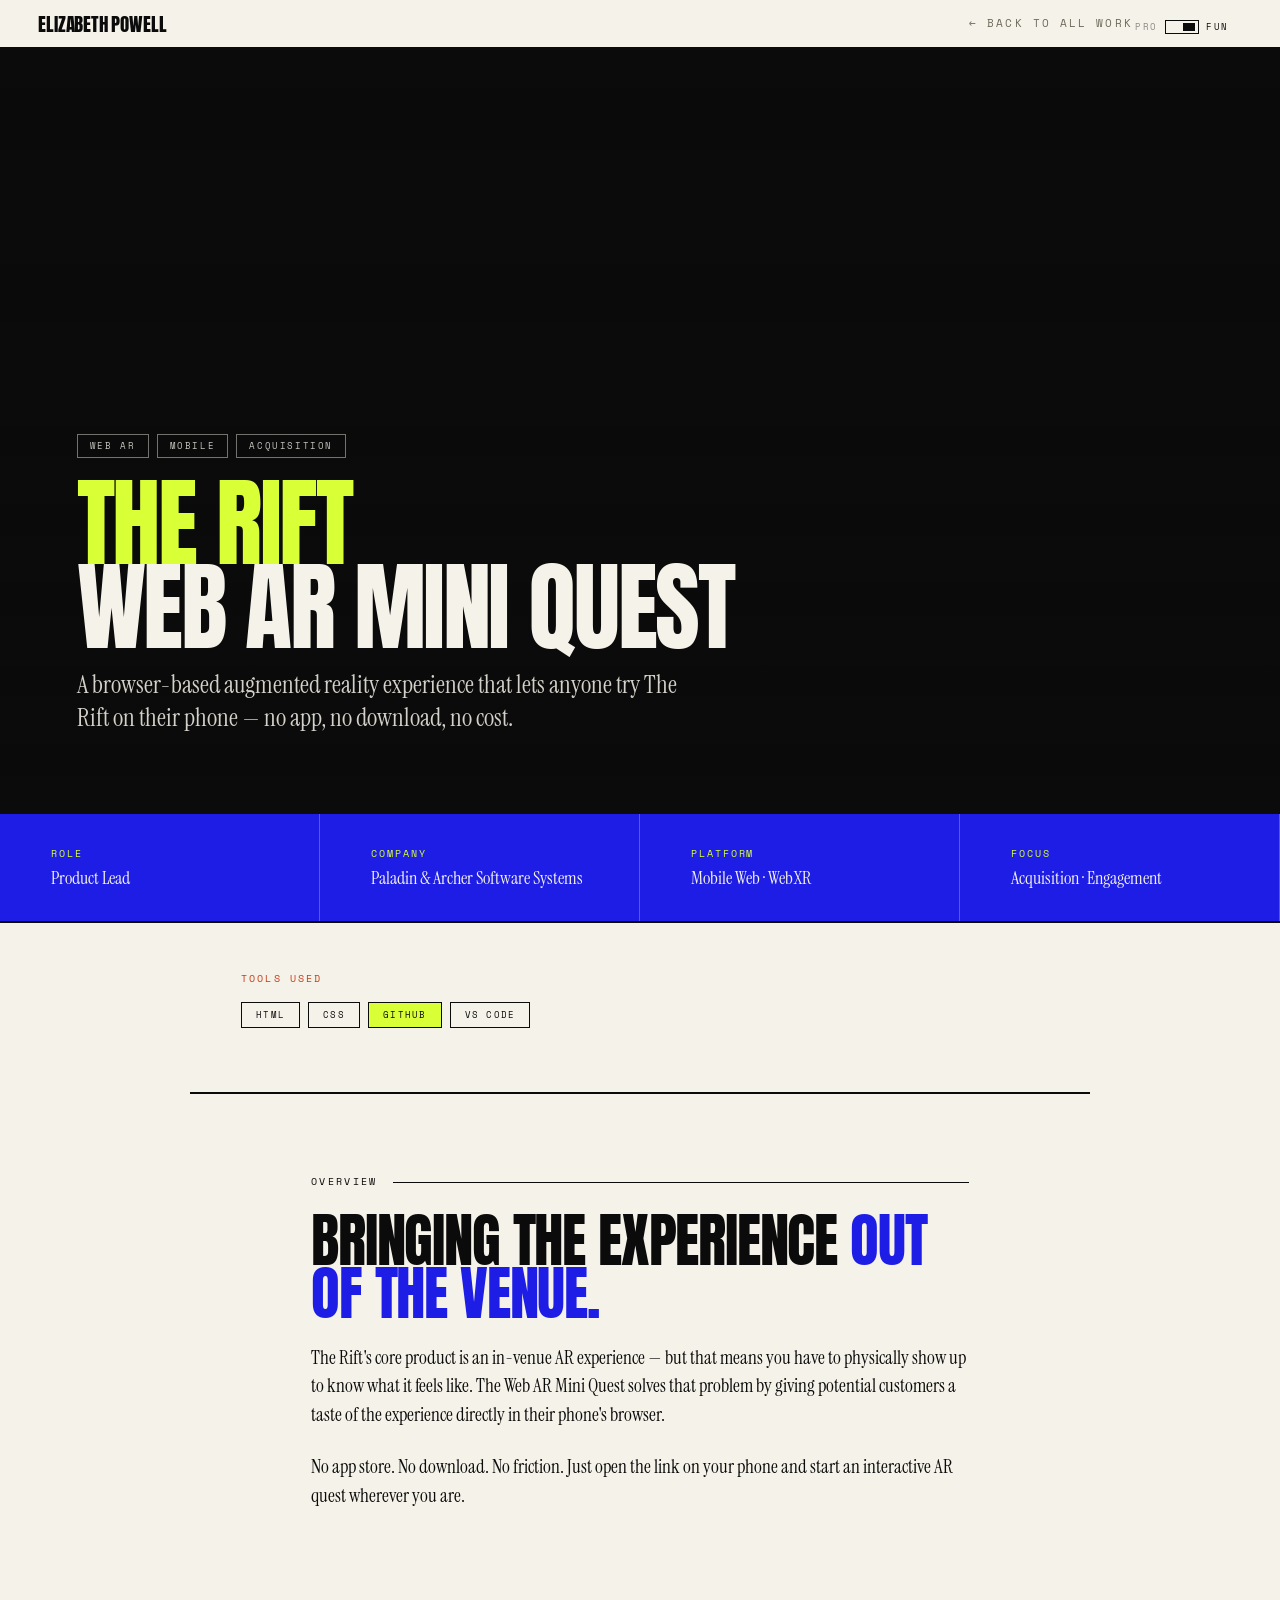
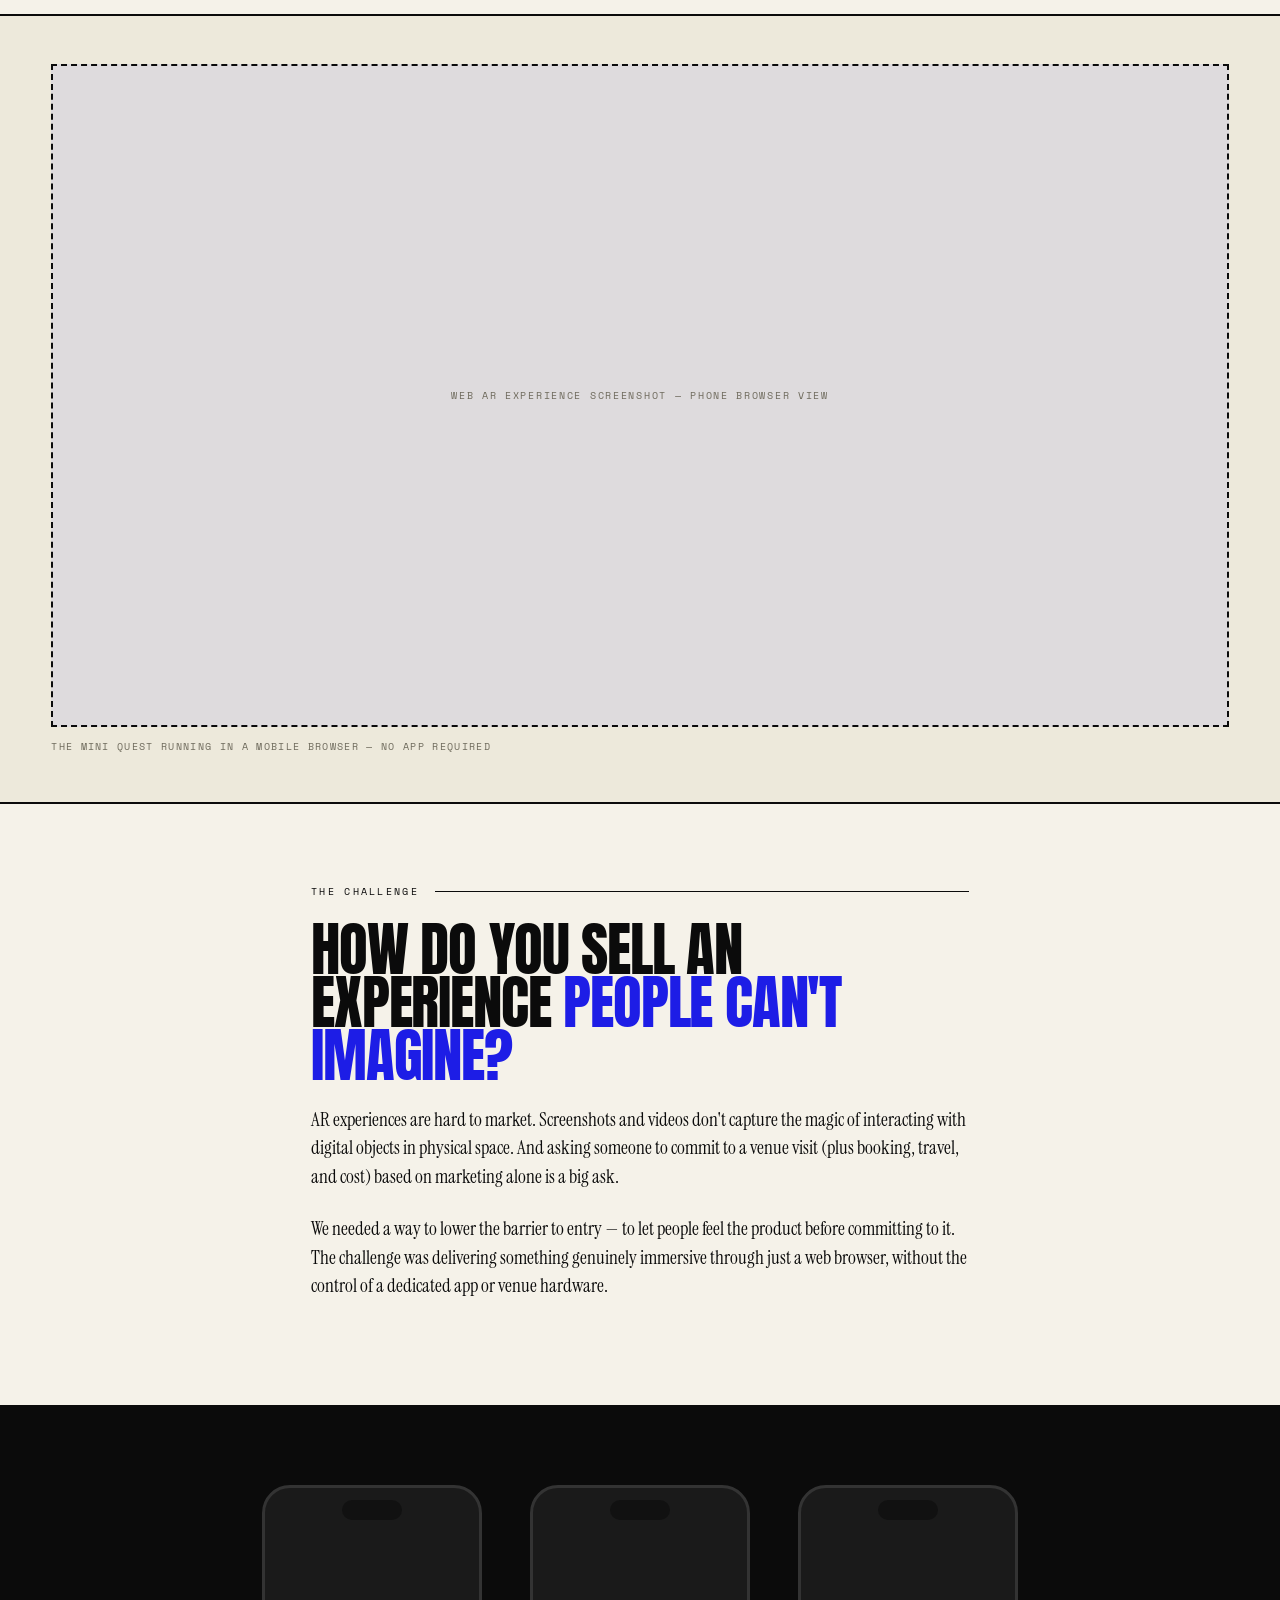
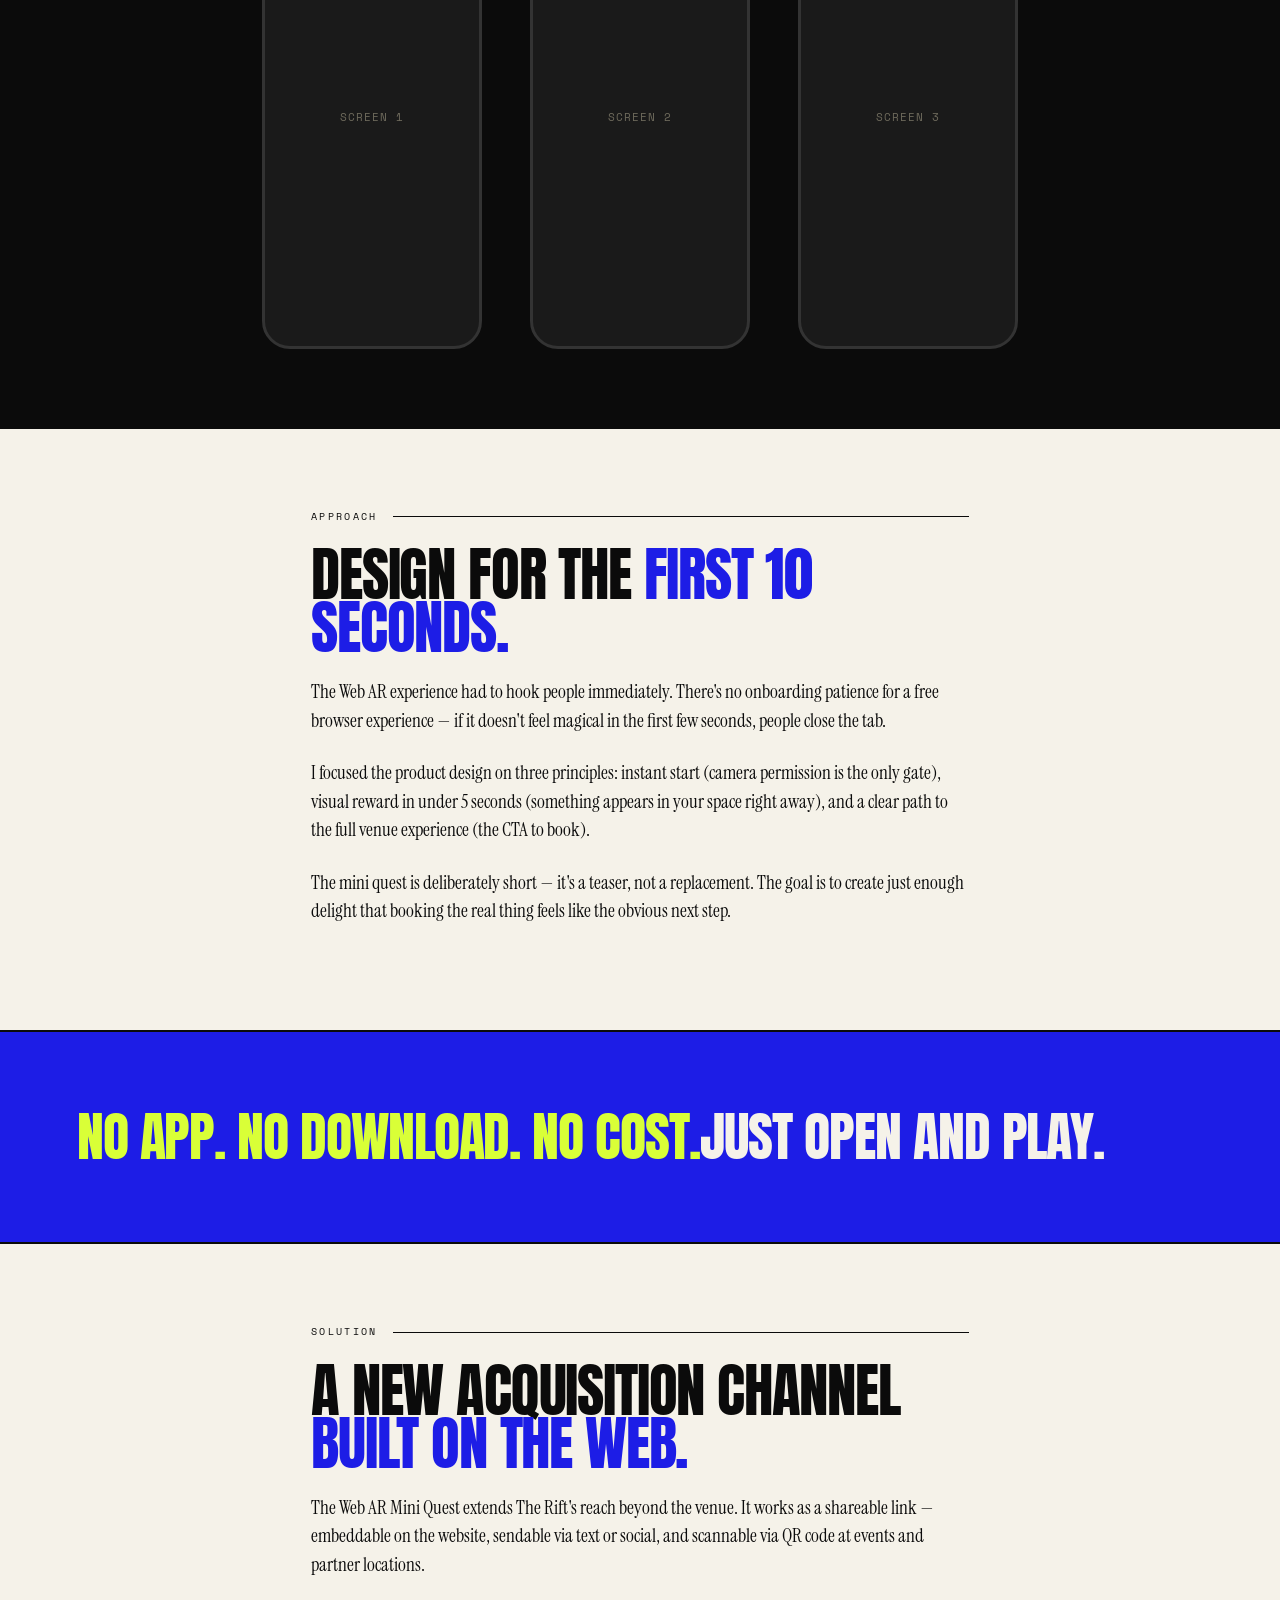
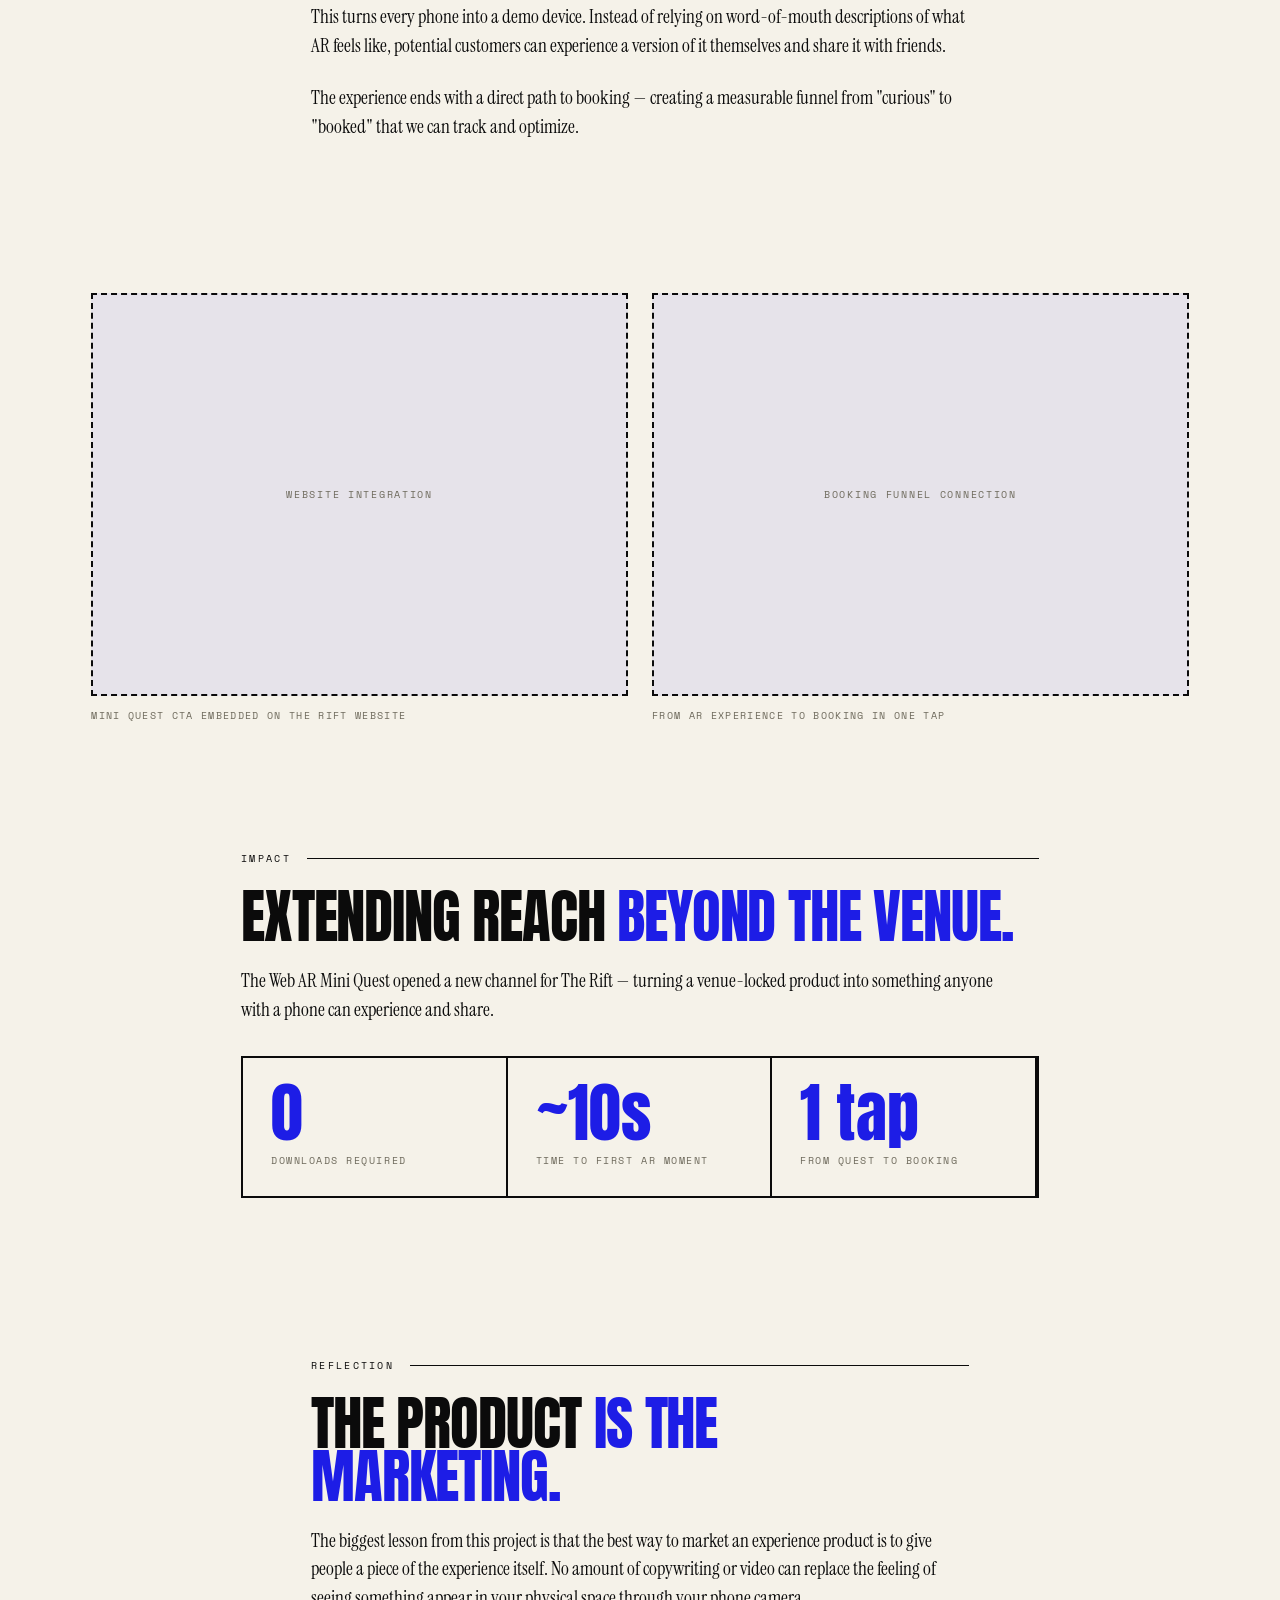
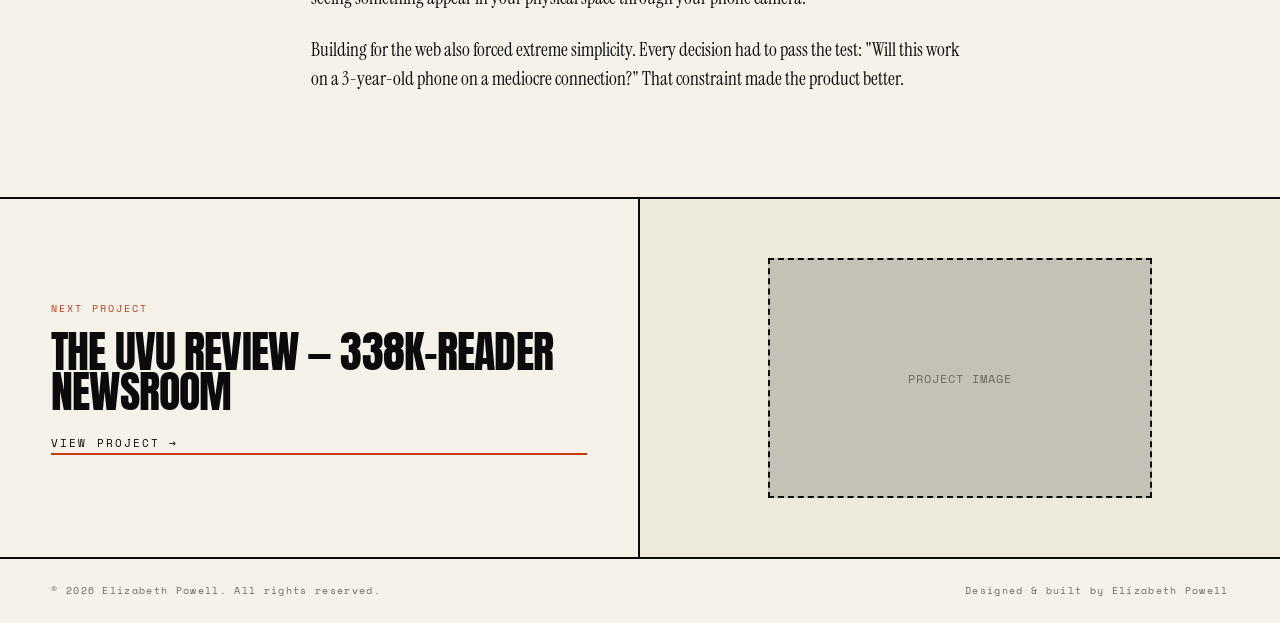
<file: case-study-web-ar.html>
<!DOCTYPE html>
<html lang="en">
<head>
<meta charset="UTF-8">
<meta name="viewport" content="width=device-width, initial-scale=1.0">
<title>Web AR Mini Quest — Case Study | Elizabeth Powell</title>
<link rel="icon" type="image/svg+xml" href="favicon.svg">
<link href="https://fonts.googleapis.com/css2?family=Cormorant+Garamond:ital,wght@0,300;0,400;0,600;1,300;1,400&family=DM+Sans:wght@300;400;500&family=Anton&family=Instrument+Serif:ital@0;1&family=Space+Mono:wght@400;700&display=swap" rel="stylesheet">
<style>
  *, *::before, *::after { box-sizing: border-box; margin: 0; padding: 0; }

  :root {
    --ink: #0f0f0e;
    --ink-mid: #3a3a38;
    --ink-light: #8a8a86;
    --paper: #fafaf8;
    --paper-warm: #f3f2ee;
    --accent: #0f0f0e;
    --line: rgba(15,15,14,0.12);
    --line-strong: rgba(15,15,14,0.25);
  }

  html { scroll-behavior: smooth; }

  body {
    font-family: 'DM Sans', sans-serif;
    background: var(--paper);
    color: var(--ink);
    font-size: 15px;
    line-height: 1.6;
    -webkit-font-smoothing: antialiased;
  }

  nav {
    position: fixed; top: 0; left: 0; right: 0; z-index: 100;
    display: flex; justify-content: space-between; align-items: center;
    padding: 1.25rem 4vw;
    background: rgba(250,250,248,0.92);
    backdrop-filter: blur(12px);
    border-bottom: 0.5px solid var(--line);
  }
  .nav-logo {
    font-family: 'Cormorant Garamond', serif;
    font-size: 1.35rem; font-weight: 300; letter-spacing: 0.04em;
    color: var(--ink); text-decoration: none;
  }
  .nav-back {
    font-size: 0.8rem; letter-spacing: 0.1em; text-transform: uppercase;
    color: var(--ink-mid); text-decoration: none; transition: color 0.2s;
  }
  .nav-back:hover { color: var(--ink); }

  .cs-hero {
    width: 100%; min-height: 85vh;
    background: var(--ink); color: var(--paper);
    display: flex; flex-direction: column; justify-content: flex-end;
    padding: 6rem 6vw 5rem; margin-top: 3.5rem;
    position: relative; overflow: hidden;
  }
  .cs-hero-image-placeholder {
    position: absolute; inset: 0;
    background: linear-gradient(135deg, #1b0a2e 0%, #2d1b69 40%, #5b21b6 100%);
    opacity: 0.9;
  }
  .cs-hero-video {
    position: absolute;
    inset: 0;
    width: 100%;
    height: 100%;
    z-index: 1;
    pointer-events: none;
    overflow: hidden;
  }

  .cs-hero-video iframe {
    position: absolute;
    top: 50%;
    left: 50%;
    min-width: 100%;
    min-height: 100%;
    width: 177.78vh;
    height: 56.25vw;
    /* scaled up so YouTube's own title/branding chrome falls outside
       the overflow:hidden container instead of sitting over the hero */
    transform: translate(-50%, -50%) scale(1.28);
    border: none;
    opacity: 0.45;
  }

  .cs-hero-video-overlay {
    position: absolute;
    inset: 0;
    background: linear-gradient(to top, rgba(10,10,20,0.85) 0%, rgba(10,10,20,0.3) 50%, rgba(10,10,20,0.5) 100%);
    z-index: 1;
  }

  .cs-hero-content { position: relative; z-index: 2; max-width: 900px; }
  .cs-hero-tags { display: flex; gap: 0.5rem; flex-wrap: wrap; margin-bottom: 1.5rem; }
  .cs-tag {
    font-size: 0.7rem; letter-spacing: 0.1em; text-transform: uppercase;
    color: rgba(250,250,248,0.7); border: 0.5px solid rgba(250,250,248,0.3); padding: 4px 12px;
  }
  .cs-hero-title {
    font-family: 'Cormorant Garamond', serif;
    font-size: clamp(3rem, 6vw, 5rem); font-weight: 300;
    line-height: 1.05; letter-spacing: -0.01em; margin-bottom: 1.25rem;
  }
  .cs-hero-title em { font-style: italic; font-weight: 300; }
  .cs-hero-subtitle {
    font-size: 1.1rem; color: rgba(250,250,248,0.75);
    max-width: 600px; line-height: 1.7;
  }

  .cs-meta {
    display: grid; grid-template-columns: repeat(4, 1fr);
    border-bottom: 0.5px solid var(--line-strong);
  }
  .cs-meta-item {
    padding: 2rem 4vw; border-right: 0.5px solid var(--line-strong);
  }
  .cs-meta-item:last-child { border-right: none; }
  .cs-meta-label {
    font-size: 0.68rem; letter-spacing: 0.14em; text-transform: uppercase;
    color: var(--ink-light); margin-bottom: 0.4rem;
  }
  .cs-meta-value { font-size: 0.95rem; font-weight: 500; }

  .cs-section {
    max-width: 760px; margin: 0 auto; padding: 5rem 4vw;
  }
  .cs-section-label {
    font-size: 0.72rem; letter-spacing: 0.16em; text-transform: uppercase;
    color: var(--ink-light); margin-bottom: 1.5rem;
    display: flex; align-items: center; gap: 1rem;
  }
  .cs-section-label::after {
    content: ''; display: block; flex: 1; height: 0.5px; background: var(--line-strong);
  }
  .cs-heading {
    font-family: 'Cormorant Garamond', serif;
    font-size: clamp(1.75rem, 3.5vw, 2.75rem); font-weight: 300;
    line-height: 1.2; margin-bottom: 1.5rem;
  }
  .cs-heading em { font-style: italic; }
  .cs-body {
    color: var(--ink-mid); line-height: 1.85; margin-bottom: 1.5rem; font-size: 0.95rem;
  }

  .cs-image-full {
    width: 100%; background: var(--paper-warm);
    border-top: 0.5px solid var(--line-strong); border-bottom: 0.5px solid var(--line-strong);
    overflow: hidden;
  }
  .cs-image-full-inner { max-width: 1400px; margin: 0 auto; padding: 3rem 4vw; }
  .cs-image-placeholder {
    width: 100%; aspect-ratio: 16/9; background: var(--line);
    display: flex; align-items: center; justify-content: center;
    color: var(--ink-light); font-size: 0.8rem; letter-spacing: 0.08em;
    text-transform: uppercase; border: 0.5px dashed var(--line-strong);
  }
  .cs-image-caption {
    font-size: 0.78rem; color: var(--ink-light); margin-top: 0.75rem; text-align: center;
  }

  .cs-image-pair {
    max-width: 1200px; margin: 0 auto; padding: 3rem 4vw;
    display: grid; grid-template-columns: 1fr 1fr; gap: 1.5rem;
  }
  .cs-image-pair .cs-image-placeholder { aspect-ratio: 4/3; }

  /* PHONE MOCKUP SECTION */
  .cs-phone-showcase {
    background: var(--ink);
    padding: 5rem 4vw;
    display: flex;
    justify-content: center;
    align-items: center;
    gap: 3rem;
  }
  .cs-phone-frame {
    width: 220px;
    aspect-ratio: 9/19;
    background: #1a1a1a;
    border-radius: 28px;
    border: 3px solid #333;
    display: flex;
    align-items: center;
    justify-content: center;
    color: var(--ink-light);
    font-size: 0.7rem;
    letter-spacing: 0.08em;
    text-transform: uppercase;
    position: relative;
    overflow: hidden;
  }
  .cs-phone-frame::before {
    content: '';
    position: absolute;
    top: 12px;
    left: 50%;
    transform: translateX(-50%);
    width: 60px;
    height: 20px;
    background: #111;
    border-radius: 10px;
  }

  /* TOOLS */
  .cs-tools {
    max-width: 900px;
    margin: 0 auto;
    padding: 3rem 4vw 4rem;
    border-bottom: 0.5px solid var(--line-strong);
  }
  .cs-tools-label {
    font-size: 0.72rem;
    letter-spacing: 0.16em;
    text-transform: uppercase;
    color: var(--ink-light);
    margin-bottom: 1rem;
  }
  .cs-tools-row {
    display: flex;
    flex-wrap: wrap;
    gap: 0.5rem;
  }
  .cs-tool {
    font-size: 0.75rem;
    letter-spacing: 0.04em;
    color: var(--ink-mid);
    border: 0.5px solid var(--line-strong);
    padding: 5px 14px;
    background: transparent;
    transition: background 0.2s, color 0.2s;
  }
  .cs-tool:hover {
    background: var(--ink);
    color: var(--paper);
  }

  .cs-highlight {
    background: var(--ink); color: var(--paper);
    padding: 5rem 6vw; text-align: center;
  }
  .cs-highlight-text {
    font-family: 'Cormorant Garamond', serif;
    font-size: clamp(1.5rem, 3vw, 2.25rem); font-weight: 300;
    line-height: 1.4; max-width: 700px; margin: 0 auto;
  }
  .cs-highlight-text em { font-style: italic; }

  .cs-results {
    max-width: 900px; margin: 0 auto; padding: 5rem 4vw;
  }
  .cs-results-grid {
    display: grid; grid-template-columns: repeat(3, 1fr); gap: 0;
    border: 0.5px solid var(--line-strong); margin-top: 2rem;
  }
  .cs-result-item {
    padding: 2rem; border-right: 0.5px solid var(--line-strong); text-align: center;
  }
  .cs-result-item:last-child { border-right: none; }
  .cs-result-num {
    font-family: 'Cormorant Garamond', serif;
    font-size: 3rem; font-weight: 300; line-height: 1; margin-bottom: 0.5rem;
  }
  .cs-result-label { font-size: 0.78rem; color: var(--ink-light); letter-spacing: 0.06em; }

  .cs-next {
    border-top: 0.5px solid var(--line-strong);
    display: grid; grid-template-columns: 1fr 1fr; min-height: 40vh;
  }
  .cs-next-left {
    padding: 4rem 4vw; display: flex; flex-direction: column;
    justify-content: center; border-right: 0.5px solid var(--line-strong);
  }
  .cs-next-label {
    font-size: 0.72rem; letter-spacing: 0.16em; text-transform: uppercase;
    color: var(--ink-light); margin-bottom: 1rem;
  }
  .cs-next-title {
    font-family: 'Cormorant Garamond', serif;
    font-size: clamp(1.75rem, 3vw, 2.5rem); font-weight: 300;
    line-height: 1.2; margin-bottom: 1.5rem;
  }
  .cs-next-link {
    display: inline-flex; align-items: center; gap: 0.6rem;
    font-size: 0.8rem; letter-spacing: 0.1em; text-transform: uppercase;
    color: var(--ink); text-decoration: none;
    border-bottom: 1px solid var(--ink); padding-bottom: 2px; transition: gap 0.2s;
  }
  .cs-next-link:hover { gap: 1rem; }
  .cs-next-right {
    background: var(--paper-warm); display: flex; align-items: center; justify-content: center;
  }
  .cs-next-thumb {
    width: 60%; aspect-ratio: 16/10; background: var(--line);
    display: flex; align-items: center; justify-content: center;
    color: var(--ink-light); font-size: 0.75rem; letter-spacing: 0.08em;
    text-transform: uppercase; border: 0.5px dashed var(--line-strong);
  }

  footer {
    padding: 1.5rem 4vw; display: flex; justify-content: space-between;
    align-items: center; border-top: 0.5px solid var(--line);
  }
  footer p { font-size: 0.78rem; color: var(--ink-light); }

  @keyframes fadeUp {
    from { opacity: 0; transform: translateY(24px); }
    to { opacity: 1; transform: translateY(0); }
  }
  .cs-hero-tags { animation: fadeUp 0.6s ease forwards; }
  .cs-hero-title { animation: fadeUp 0.6s 0.1s ease both; }
  .cs-hero-subtitle { animation: fadeUp 0.6s 0.2s ease both; }

  @media (max-width: 768px) {
    .cs-meta { grid-template-columns: 1fr 1fr; }
    .cs-meta-item:nth-child(2) { border-right: none; }
    .cs-meta-item:nth-child(-n+2) { border-bottom: 0.5px solid var(--line-strong); }
    .cs-image-pair { grid-template-columns: 1fr; }
    .cs-results-grid { grid-template-columns: 1fr; }
    .cs-result-item { border-right: none; border-bottom: 0.5px solid var(--line-strong); }
    .cs-result-item:last-child { border-bottom: none; }
    .cs-next { grid-template-columns: 1fr; }
    .cs-next-right { min-height: 30vh; }
    .cs-phone-showcase { flex-direction: column; gap: 2rem; }
    .cs-phone-frame { width: 180px; }
  }
</style>
<link rel="stylesheet" href="theme-fun.css">
</head>
<body class="fun">

<nav>
  <a class="nav-logo" href="index.html">Elizabeth Powell</a>
  <a class="nav-back" href="index.html#work">← Back to all work</a>
  <div class="cs-mode-toggle" id="modeToggle" role="button" tabindex="0" aria-label="Toggle fun mode">
    <span class="mode-label" data-label="pro">Pro</span>
    <div class="toggle-track"><div class="toggle-thumb"></div></div>
    <span class="mode-label active-label" data-label="fun">Fun</span>
  </div>
</nav>

<!-- HERO -->
<section class="cs-hero">
  <div class="cs-hero-video">
    <iframe src="https://www.youtube-nocookie.com/embed/B1UxUZ0Ikuw?autoplay=1&amp;mute=1&amp;loop=1&amp;playlist=B1UxUZ0Ikuw&amp;controls=0&amp;showinfo=0&amp;modestbranding=1&amp;rel=0&amp;disablekb=1&amp;playsinline=1" title="The Rift — Web AR landing video" allow="autoplay; encrypted-media" allowfullscreen></iframe>
  </div>
  <div class="cs-hero-video-overlay"></div>
  <div class="cs-hero-content">
    <div class="cs-hero-tags">
      <span class="cs-tag">Web AR</span>
      <span class="cs-tag">Mobile</span>
      <span class="cs-tag">Acquisition</span>
    </div>
    <h1 class="cs-hero-title">The Rift<br><em>Web AR Mini Quest</em></h1>
    <p class="cs-hero-subtitle">A browser-based augmented reality experience that lets anyone try The Rift on their phone — no app, no download, no cost.</p>
  </div>
</section>

<!-- META BAR -->
<div class="cs-meta">
  <div class="cs-meta-item">
    <div class="cs-meta-label">Role</div>
    <div class="cs-meta-value">Product Lead</div>
  </div>
  <div class="cs-meta-item">
    <div class="cs-meta-label">Company</div>
    <div class="cs-meta-value">Paladin & Archer Software Systems</div>
  </div>
  <div class="cs-meta-item">
    <div class="cs-meta-label">Platform</div>
    <div class="cs-meta-value">Mobile Web · WebXR</div>
  </div>
  <div class="cs-meta-item">
    <div class="cs-meta-label">Focus</div>
    <div class="cs-meta-value">Acquisition · Engagement</div>
  </div>
</div>

<!-- TOOLS -->
<div class="cs-tools">
  <div class="cs-tools-label">Tools Used</div>
  <div class="cs-tools-row">
    <span class="cs-tool">HTML</span>
    <span class="cs-tool">CSS</span>
    <span class="cs-tool">GitHub</span>
    <span class="cs-tool">VS Code</span>
  </div>
</div>

<!-- OVERVIEW -->
<div class="cs-section">
  <div class="cs-section-label">Overview</div>
  <h2 class="cs-heading">Bringing the experience <em>out of the venue.</em></h2>
  <p class="cs-body">The Rift's core product is an in-venue AR experience — but that means you have to physically show up to know what it feels like. The Web AR Mini Quest solves that problem by giving potential customers a taste of the experience directly in their phone's browser.</p>
  <p class="cs-body">No app store. No download. No friction. Just open the link on your phone and start an interactive AR quest wherever you are.</p>
</div>

<!-- FULL BLEED IMAGE -->
<div class="cs-image-full">
  <div class="cs-image-full-inner">
    <div class="cs-image-placeholder">Web AR experience screenshot — phone browser view</div>
    <p class="cs-image-caption">The mini quest running in a mobile browser — no app required</p>
  </div>
</div>

<!-- CHALLENGE -->
<div class="cs-section">
  <div class="cs-section-label">The Challenge</div>
  <h2 class="cs-heading">How do you sell an experience <em>people can't imagine?</em></h2>
  <p class="cs-body">AR experiences are hard to market. Screenshots and videos don't capture the magic of interacting with digital objects in physical space. And asking someone to commit to a venue visit (plus booking, travel, and cost) based on marketing alone is a big ask.</p>
  <p class="cs-body">We needed a way to lower the barrier to entry — to let people feel the product before committing to it. The challenge was delivering something genuinely immersive through just a web browser, without the control of a dedicated app or venue hardware.</p>
</div>

<!-- PHONE SHOWCASE -->
<div class="cs-phone-showcase">
  <div class="cs-phone-frame">Screen 1</div>
  <div class="cs-phone-frame">Screen 2</div>
  <div class="cs-phone-frame">Screen 3</div>
</div>

<!-- APPROACH -->
<div class="cs-section">
  <div class="cs-section-label">Approach</div>
  <h2 class="cs-heading">Design for the <em>first 10 seconds.</em></h2>
  <p class="cs-body">The Web AR experience had to hook people immediately. There's no onboarding patience for a free browser experience — if it doesn't feel magical in the first few seconds, people close the tab.</p>
  <p class="cs-body">I focused the product design on three principles: instant start (camera permission is the only gate), visual reward in under 5 seconds (something appears in your space right away), and a clear path to the full venue experience (the CTA to book).</p>
  <p class="cs-body">The mini quest is deliberately short — it's a teaser, not a replacement. The goal is to create just enough delight that booking the real thing feels like the obvious next step.</p>
</div>

<!-- HIGHLIGHT -->
<div class="cs-highlight">
  <p class="cs-highlight-text">No app. No download. No cost.<br><em>Just open and play.</em></p>
</div>

<!-- SOLUTION -->
<div class="cs-section">
  <div class="cs-section-label">Solution</div>
  <h2 class="cs-heading">A new acquisition channel <em>built on the web.</em></h2>
  <p class="cs-body">The Web AR Mini Quest extends The Rift's reach beyond the venue. It works as a shareable link — embeddable on the website, sendable via text or social, and scannable via QR code at events and partner locations.</p>
  <p class="cs-body">This turns every phone into a demo device. Instead of relying on word-of-mouth descriptions of what AR feels like, potential customers can experience a version of it themselves and share it with friends.</p>
  <p class="cs-body">The experience ends with a direct path to booking — creating a measurable funnel from "curious" to "booked" that we can track and optimize.</p>
</div>

<!-- IMAGE PAIR -->
<div class="cs-image-pair">
  <div>
    <div class="cs-image-placeholder">Website integration</div>
    <p class="cs-image-caption">Mini Quest CTA embedded on The Rift website</p>
  </div>
  <div>
    <div class="cs-image-placeholder">Booking funnel connection</div>
    <p class="cs-image-caption">From AR experience to booking in one tap</p>
  </div>
</div>

<!-- RESULTS -->
<div class="cs-results">
  <div class="cs-section-label">Impact</div>
  <h2 class="cs-heading">Extending reach <em>beyond the venue.</em></h2>
  <p class="cs-body" style="max-width: 760px;">The Web AR Mini Quest opened a new channel for The Rift — turning a venue-locked product into something anyone with a phone can experience and share.</p>
  <div class="cs-results-grid">
    <div class="cs-result-item">
      <div class="cs-result-num">0</div>
      <div class="cs-result-label">Downloads required</div>
    </div>
    <div class="cs-result-item">
      <div class="cs-result-num">~10s</div>
      <div class="cs-result-label">Time to first AR moment</div>
    </div>
    <div class="cs-result-item">
      <div class="cs-result-num">1 tap</div>
      <div class="cs-result-label">From quest to booking</div>
    </div>
  </div>
</div>

<!-- REFLECTION -->
<div class="cs-section">
  <div class="cs-section-label">Reflection</div>
  <h2 class="cs-heading">The product <em>is the marketing.</em></h2>
  <p class="cs-body">The biggest lesson from this project is that the best way to market an experience product is to give people a piece of the experience itself. No amount of copywriting or video can replace the feeling of seeing something appear in your physical space through your phone camera.</p>
  <p class="cs-body">Building for the web also forced extreme simplicity. Every decision had to pass the test: "Will this work on a 3-year-old phone on a mediocre connection?" That constraint made the product better.</p>
</div>

<!-- NEXT PROJECT -->
<section class="cs-next">
  <div class="cs-next-left">
    <div class="cs-next-label">Next project</div>
    <h3 class="cs-next-title">The UVU Review — 338K-Reader Newsroom</h3>
    <a class="cs-next-link" href="case-study-uvu-review.html">View project →</a>
  </div>
  <div class="cs-next-right">
    <div class="cs-next-thumb">Project image</div>
  </div>
</section>

<footer>
  <p>© 2026 Elizabeth Powell. All rights reserved.</p>
  <p>Designed & built by Elizabeth Powell</p>
</footer>

<script src="mode-toggle.js"></script>
</body>
</html>
</file>
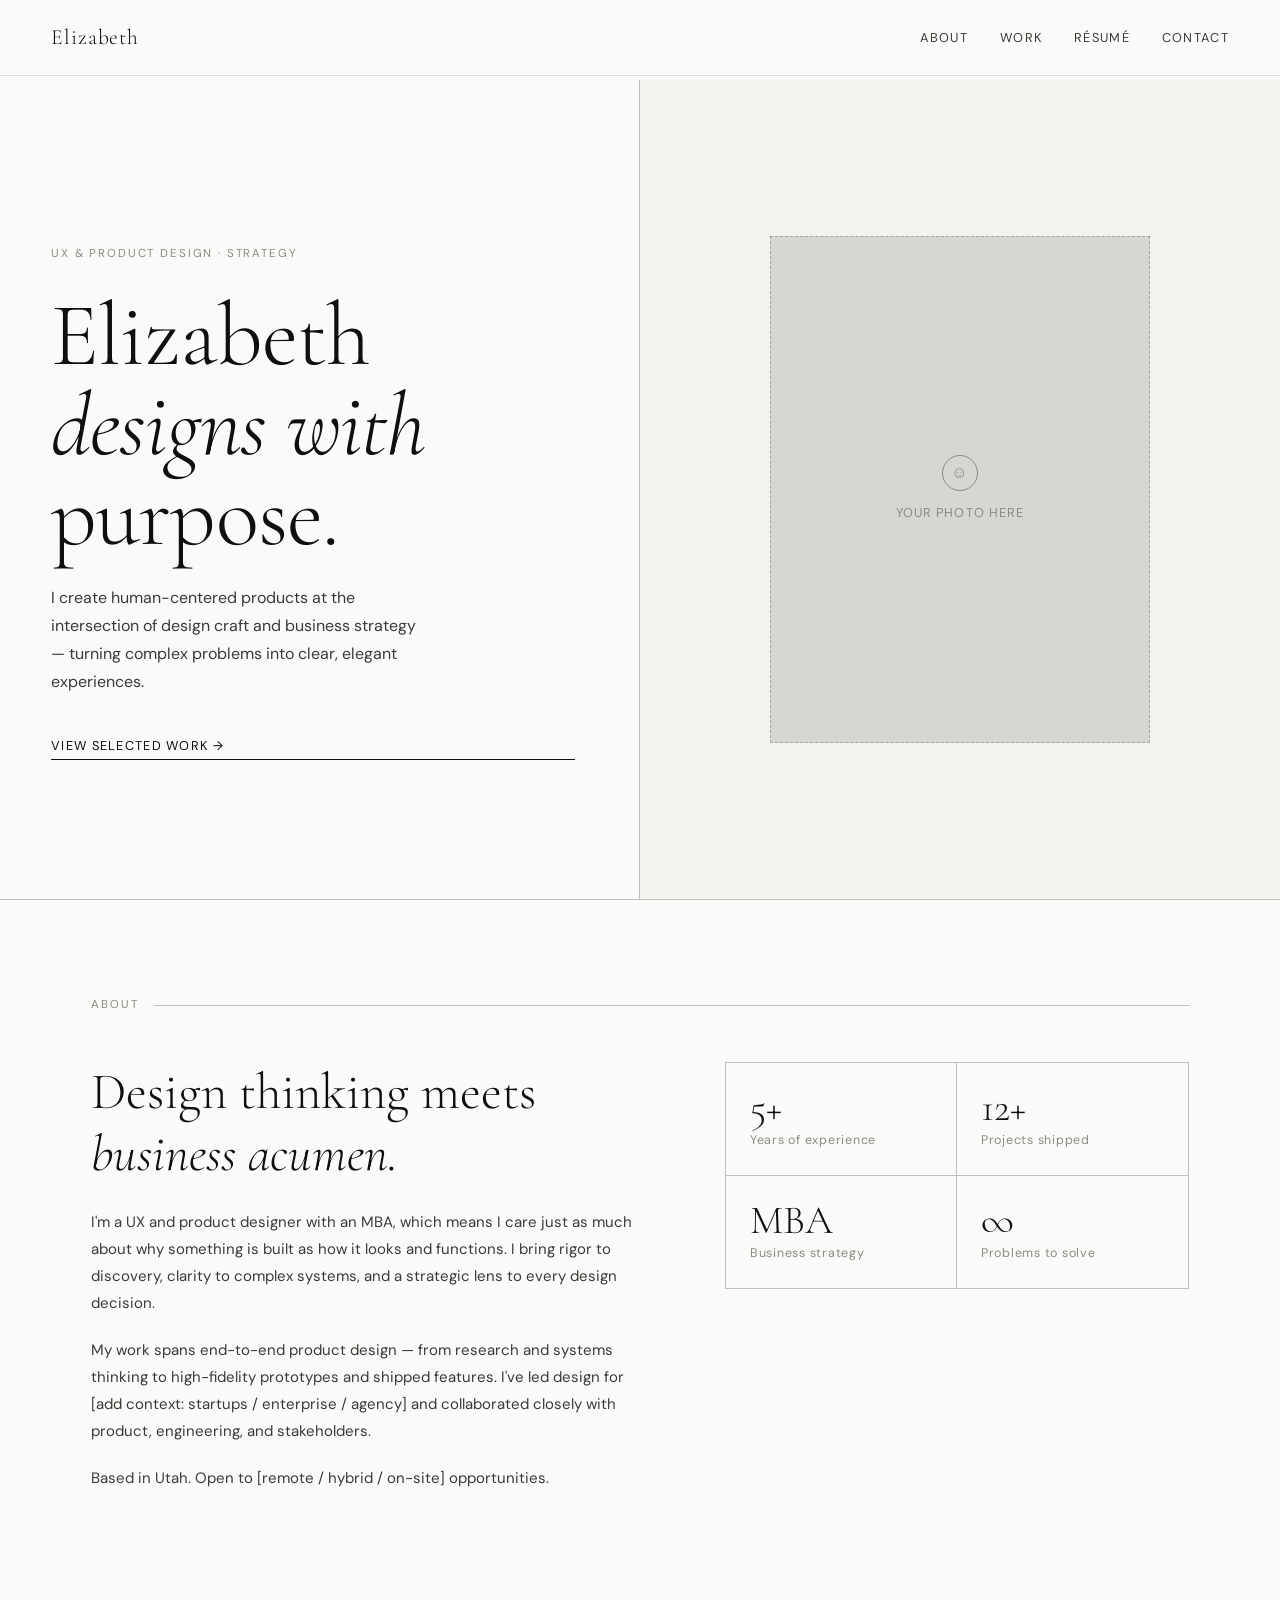
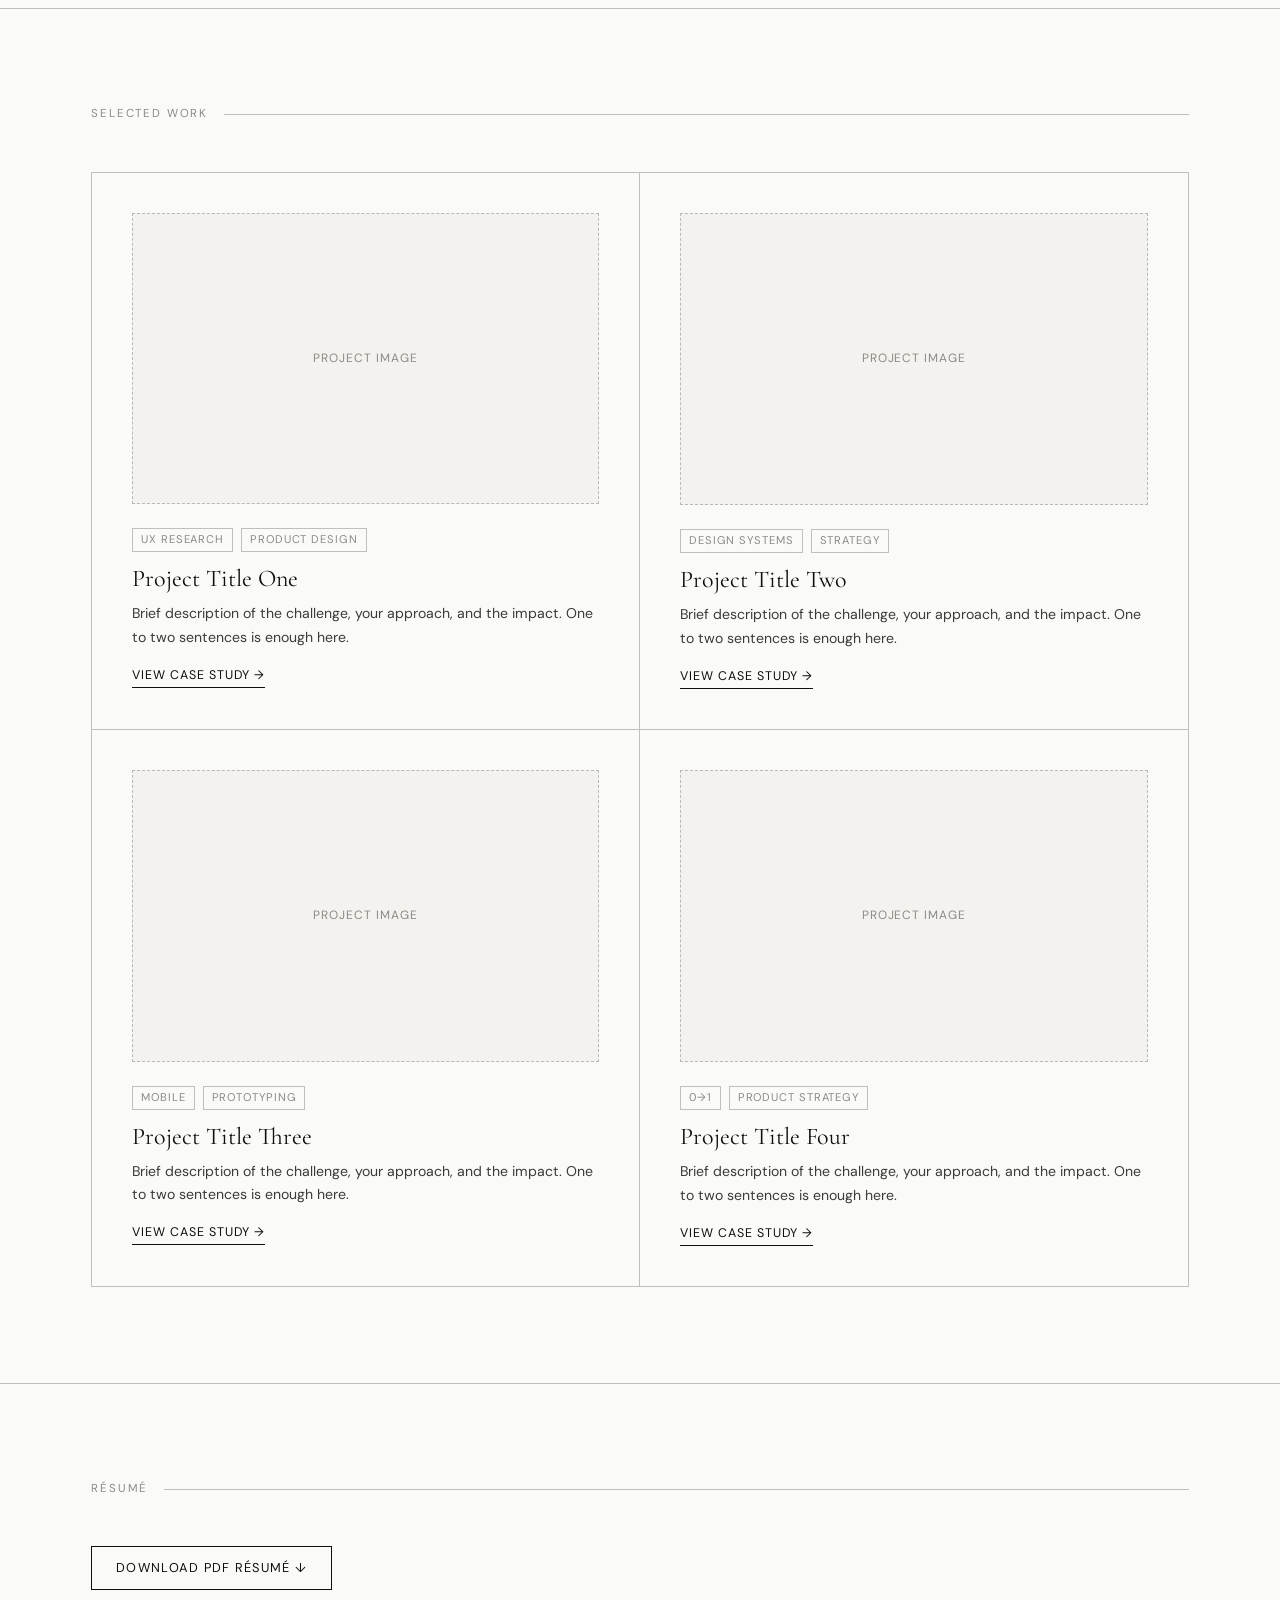
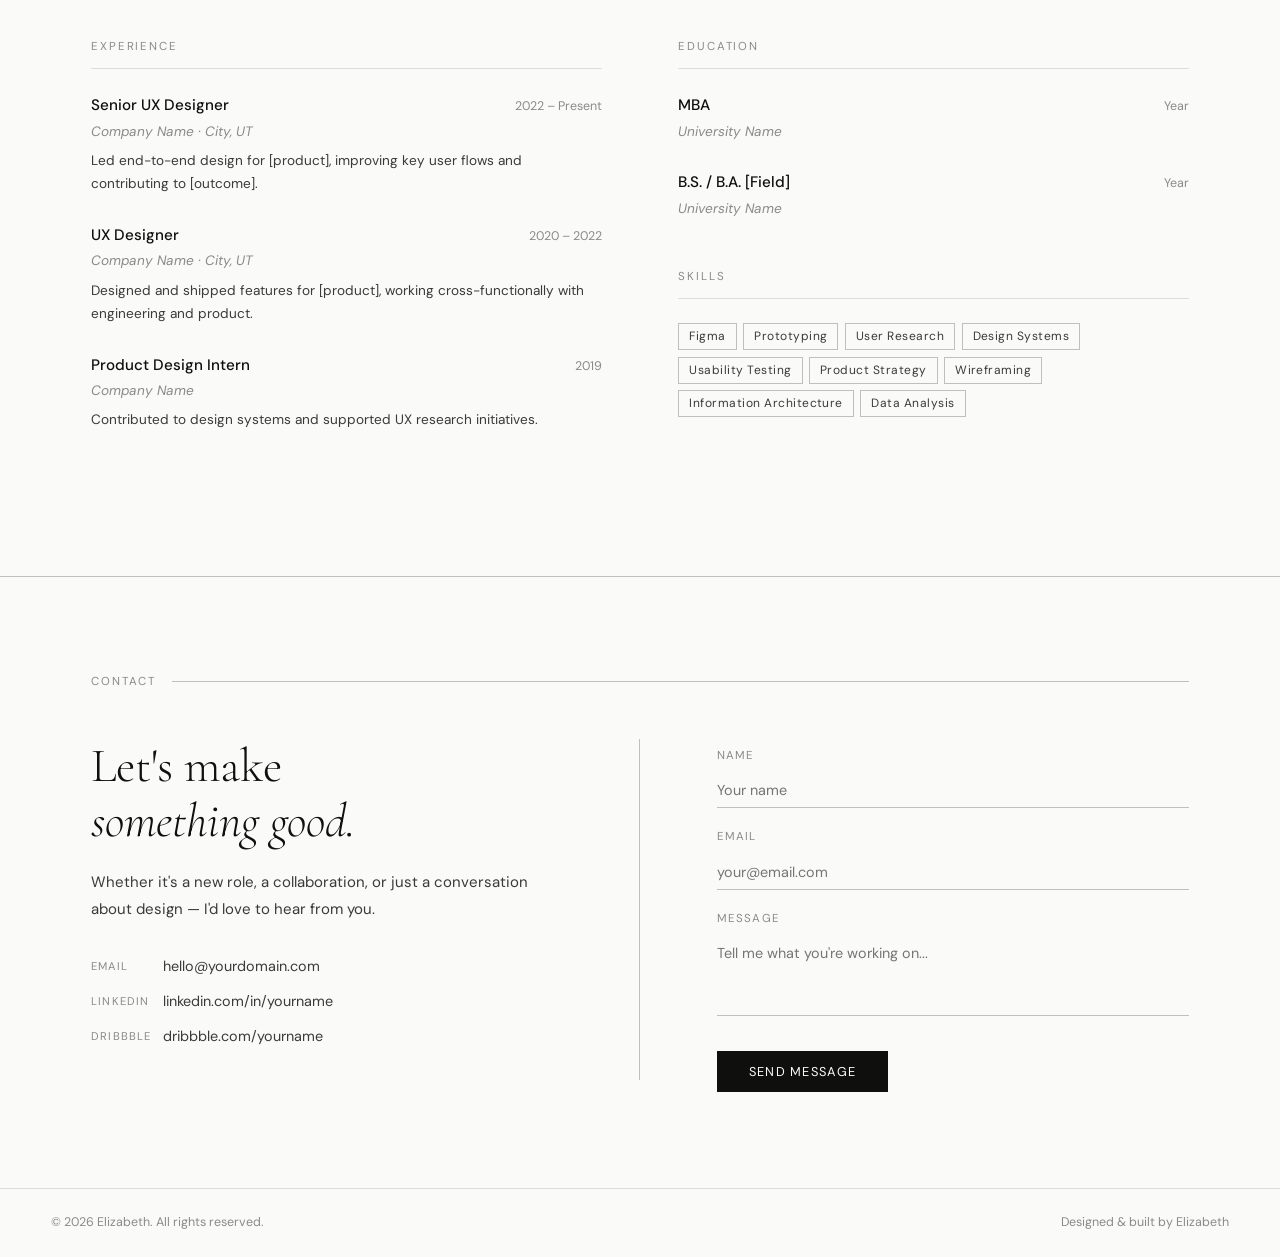
<file: elizabeth_portfolio_site.html>
<!DOCTYPE html>
<html lang="en">
<head>
<meta charset="UTF-8">
<meta name="viewport" content="width=device-width, initial-scale=1.0">
<title>Elizabeth — UX & Product Design</title>
<link href="https://fonts.googleapis.com/css2?family=Cormorant+Garamond:ital,wght@0,300;0,400;0,600;1,300;1,400&family=DM+Sans:wght@300;400;500&display=swap" rel="stylesheet">
<style>
  *, *::before, *::after { box-sizing: border-box; margin: 0; padding: 0; }

  :root {
    --ink: #0f0f0e;
    --ink-mid: #3a3a38;
    --ink-light: #8a8a86;
    --paper: #fafaf8;
    --paper-warm: #f3f2ee;
    --accent: #0f0f0e;
    --line: rgba(15,15,14,0.12);
    --line-strong: rgba(15,15,14,0.25);
  }

  html { scroll-behavior: smooth; }

  body {
    font-family: 'DM Sans', sans-serif;
    background: var(--paper);
    color: var(--ink);
    font-size: 15px;
    line-height: 1.6;
    -webkit-font-smoothing: antialiased;
  }

  /* NAV */
  nav {
    position: fixed; top: 0; left: 0; right: 0; z-index: 100;
    display: flex; justify-content: space-between; align-items: center;
    padding: 1.25rem 4vw;
    background: rgba(250,250,248,0.92);
    backdrop-filter: blur(12px);
    border-bottom: 0.5px solid var(--line);
  }
  .nav-logo {
    font-family: 'Cormorant Garamond', serif;
    font-size: 1.35rem;
    font-weight: 300;
    letter-spacing: 0.04em;
    color: var(--ink);
    text-decoration: none;
  }
  .nav-links { display: flex; gap: 2rem; list-style: none; }
  .nav-links a {
    font-size: 0.8rem;
    letter-spacing: 0.1em;
    text-transform: uppercase;
    color: var(--ink-mid);
    text-decoration: none;
    transition: color 0.2s;
  }
  .nav-links a:hover { color: var(--ink); }

  /* HERO */
  #hero {
    min-height: 100vh;
    display: grid;
    grid-template-columns: 1fr 1fr;
    border-bottom: 0.5px solid var(--line-strong);
    padding-top: 5rem;
  }
  .hero-left {
    padding: 8vw 5vw 6vw 4vw;
    display: flex;
    flex-direction: column;
    justify-content: center;
    border-right: 0.5px solid var(--line-strong);
  }
  .hero-eyebrow {
    font-size: 0.72rem;
    letter-spacing: 0.16em;
    text-transform: uppercase;
    color: var(--ink-light);
    margin-bottom: 1.75rem;
  }
  .hero-name {
    font-family: 'Cormorant Garamond', serif;
    font-size: clamp(3.5rem, 7vw, 6rem);
    font-weight: 300;
    line-height: 1.0;
    letter-spacing: -0.01em;
    margin-bottom: 1.5rem;
  }
  .hero-name em {
    font-style: italic;
    font-weight: 300;
  }
  .hero-desc {
    font-size: 1rem;
    color: var(--ink-mid);
    max-width: 380px;
    line-height: 1.75;
    margin-bottom: 2.5rem;
  }
  .hero-cta {
    display: inline-flex;
    align-items: center;
    gap: 0.6rem;
    font-size: 0.8rem;
    letter-spacing: 0.1em;
    text-transform: uppercase;
    color: var(--ink);
    text-decoration: none;
    border-bottom: 1px solid var(--ink);
    padding-bottom: 2px;
    transition: gap 0.2s;
  }
  .hero-cta:hover { gap: 1rem; }

  .hero-right {
    background: var(--paper-warm);
    display: flex;
    align-items: center;
    justify-content: center;
    padding: 4rem;
    position: relative;
    overflow: hidden;
  }
  .hero-visual {
    width: 100%;
    max-width: 380px;
    aspect-ratio: 3/4;
    background: var(--line);
    position: relative;
    overflow: hidden;
  }
  .hero-visual-placeholder {
    width: 100%;
    height: 100%;
    display: flex;
    flex-direction: column;
    align-items: center;
    justify-content: center;
    gap: 0.75rem;
    color: var(--ink-light);
    font-size: 0.8rem;
    letter-spacing: 0.08em;
    text-transform: uppercase;
    border: 0.5px dashed var(--line-strong);
  }
  .photo-icon {
    width: 36px; height: 36px;
    border: 1.5px solid var(--ink-light);
    border-radius: 50%;
    display: flex; align-items: center; justify-content: center;
    font-size: 16px;
  }

  /* SECTION COMMON */
  section { border-bottom: 0.5px solid var(--line-strong); }
  .section-inner { padding: 6rem 4vw; max-width: 1200px; margin: 0 auto; }
  .section-label {
    font-size: 0.72rem;
    letter-spacing: 0.16em;
    text-transform: uppercase;
    color: var(--ink-light);
    margin-bottom: 3rem;
    display: flex; align-items: center; gap: 1rem;
  }
  .section-label::after {
    content: '';
    display: block;
    flex: 1;
    height: 0.5px;
    background: var(--line-strong);
  }

  /* ABOUT */
  .about-grid {
    display: grid;
    grid-template-columns: 1.2fr 1fr;
    gap: 6vw;
    align-items: start;
  }
  .about-headline {
    font-family: 'Cormorant Garamond', serif;
    font-size: clamp(2rem, 4vw, 3.25rem);
    font-weight: 300;
    line-height: 1.2;
    margin-bottom: 1.5rem;
  }
  .about-headline em { font-style: italic; }
  .about-body { color: var(--ink-mid); line-height: 1.8; margin-bottom: 1.25rem; }
  .about-stats {
    display: grid;
    grid-template-columns: 1fr 1fr;
    gap: 0;
    border: 0.5px solid var(--line-strong);
  }
  .stat-item {
    padding: 1.5rem;
    border-right: 0.5px solid var(--line-strong);
    border-bottom: 0.5px solid var(--line-strong);
  }
  .stat-item:nth-child(even) { border-right: none; }
  .stat-item:nth-last-child(-n+2) { border-bottom: none; }
  .stat-num {
    font-family: 'Cormorant Garamond', serif;
    font-size: 2.5rem;
    font-weight: 300;
    line-height: 1;
    margin-bottom: 0.25rem;
  }
  .stat-label { font-size: 0.78rem; color: var(--ink-light); letter-spacing: 0.06em; }

  /* WORK */
  .work-grid {
    display: grid;
    grid-template-columns: repeat(2, 1fr);
    gap: 0;
    border: 0.5px solid var(--line-strong);
  }
  .work-card {
    padding: 2.5rem;
    border-right: 0.5px solid var(--line-strong);
    border-bottom: 0.5px solid var(--line-strong);
    cursor: pointer;
    transition: background 0.2s;
    text-decoration: none;
    color: inherit;
    display: block;
  }
  .work-card:nth-child(even) { border-right: none; }
  .work-card:nth-last-child(-n+2) { border-bottom: none; }
  .work-card:hover { background: var(--paper-warm); }
  .work-thumb {
    width: 100%;
    aspect-ratio: 16/10;
    background: var(--paper-warm);
    margin-bottom: 1.5rem;
    display: flex;
    align-items: center;
    justify-content: center;
    color: var(--ink-light);
    font-size: 0.75rem;
    letter-spacing: 0.08em;
    text-transform: uppercase;
    border: 0.5px dashed var(--line-strong);
    position: relative;
    overflow: hidden;
  }
  .work-tags {
    display: flex;
    gap: 0.5rem;
    flex-wrap: wrap;
    margin-bottom: 0.75rem;
  }
  .tag {
    font-size: 0.7rem;
    letter-spacing: 0.08em;
    text-transform: uppercase;
    color: var(--ink-light);
    border: 0.5px solid var(--line-strong);
    padding: 2px 8px;
  }
  .work-title {
    font-family: 'Cormorant Garamond', serif;
    font-size: 1.5rem;
    font-weight: 400;
    margin-bottom: 0.5rem;
    line-height: 1.25;
  }
  .work-desc { font-size: 0.88rem; color: var(--ink-mid); line-height: 1.7; }
  .work-arrow {
    display: inline-block;
    margin-top: 1rem;
    font-size: 0.78rem;
    letter-spacing: 0.08em;
    text-transform: uppercase;
    color: var(--ink);
    border-bottom: 0.5px solid var(--ink);
    padding-bottom: 1px;
  }

  /* RESUME */
  .resume-cols {
    display: grid;
    grid-template-columns: 1fr 1fr;
    gap: 0 6vw;
  }
  .resume-section { margin-bottom: 3rem; }
  .resume-section-title {
    font-size: 0.72rem;
    letter-spacing: 0.16em;
    text-transform: uppercase;
    color: var(--ink-light);
    margin-bottom: 1.5rem;
    padding-bottom: 0.75rem;
    border-bottom: 0.5px solid var(--line);
  }
  .resume-item { margin-bottom: 1.75rem; }
  .resume-item-header { display: flex; justify-content: space-between; align-items: baseline; margin-bottom: 0.2rem; }
  .resume-item-title { font-weight: 500; font-size: 0.95rem; }
  .resume-item-date { font-size: 0.78rem; color: var(--ink-light); }
  .resume-item-sub { font-size: 0.85rem; color: var(--ink-light); margin-bottom: 0.4rem; font-style: italic; }
  .resume-item-desc { font-size: 0.85rem; color: var(--ink-mid); line-height: 1.7; }
  .skill-row { display: flex; flex-wrap: wrap; gap: 0.4rem; margin-top: 0.5rem; }
  .skill-pill {
    font-size: 0.75rem;
    letter-spacing: 0.04em;
    color: var(--ink-mid);
    border: 0.5px solid var(--line-strong);
    padding: 3px 10px;
  }
  .resume-dl-link {
    display: inline-flex;
    align-items: center;
    gap: 0.5rem;
    font-size: 0.8rem;
    letter-spacing: 0.1em;
    text-transform: uppercase;
    border: 0.5px solid var(--ink);
    padding: 0.65rem 1.5rem;
    text-decoration: none;
    color: var(--ink);
    transition: background 0.2s, color 0.2s;
    margin-bottom: 3rem;
  }
  .resume-dl-link:hover { background: var(--ink); color: var(--paper); }

  /* CONTACT */
  #contact { border-bottom: none; }
  .contact-grid {
    display: grid;
    grid-template-columns: 1fr 1fr;
    gap: 0;
    align-items: start;
  }
  .contact-left {
    border-right: 0.5px solid var(--line-strong);
    padding-right: 6vw;
    padding-bottom: 2rem;
  }
  .contact-headline {
    font-family: 'Cormorant Garamond', serif;
    font-size: clamp(2rem, 4vw, 3rem);
    font-weight: 300;
    line-height: 1.15;
    margin-bottom: 1.25rem;
  }
  .contact-headline em { font-style: italic; }
  .contact-sub { color: var(--ink-mid); line-height: 1.8; margin-bottom: 2rem; }
  .contact-links { display: flex; flex-direction: column; gap: 0.75rem; }
  .contact-link {
    display: flex;
    align-items: center;
    gap: 0.75rem;
    font-size: 0.9rem;
    color: var(--ink-mid);
    text-decoration: none;
    transition: color 0.2s;
  }
  .contact-link:hover { color: var(--ink); }
  .contact-link-label {
    font-size: 0.7rem;
    letter-spacing: 0.1em;
    text-transform: uppercase;
    color: var(--ink-light);
    min-width: 60px;
  }
  .contact-right { padding-left: 6vw; padding-top: 0.5rem; }
  .form-group { margin-bottom: 1.25rem; }
  .form-label {
    display: block;
    font-size: 0.72rem;
    letter-spacing: 0.1em;
    text-transform: uppercase;
    color: var(--ink-light);
    margin-bottom: 0.5rem;
  }
  .form-input, .form-textarea {
    width: 100%;
    font-family: 'DM Sans', sans-serif;
    font-size: 0.9rem;
    color: var(--ink);
    background: transparent;
    border: none;
    border-bottom: 0.5px solid var(--line-strong);
    padding: 0.5rem 0;
    outline: none;
    transition: border-color 0.2s;
  }
  .form-input:focus, .form-textarea:focus { border-color: var(--ink); }
  .form-textarea { resize: none; height: 80px; }
  .form-submit {
    font-family: 'DM Sans', sans-serif;
    font-size: 0.8rem;
    letter-spacing: 0.1em;
    text-transform: uppercase;
    color: var(--paper);
    background: var(--ink);
    border: none;
    padding: 0.75rem 2rem;
    cursor: pointer;
    transition: opacity 0.2s;
    margin-top: 0.5rem;
  }
  .form-submit:hover { opacity: 0.75; }

  /* FOOTER */
  footer {
    padding: 1.5rem 4vw;
    display: flex;
    justify-content: space-between;
    align-items: center;
    border-top: 0.5px solid var(--line);
  }
  footer p { font-size: 0.78rem; color: var(--ink-light); }

  /* ANIMATIONS */
  @keyframes fadeUp {
    from { opacity: 0; transform: translateY(20px); }
    to { opacity: 1; transform: translateY(0); }
  }
  .hero-eyebrow { animation: fadeUp 0.6s ease forwards; }
  .hero-name { animation: fadeUp 0.6s 0.1s ease both; }
  .hero-desc { animation: fadeUp 0.6s 0.2s ease both; }
  .hero-cta { animation: fadeUp 0.6s 0.3s ease both; }

  /* ACTIVE NAV */
  .nav-links a.active { color: var(--ink); font-weight: 500; }
</style>
</head>
<body>

<nav>
  <a class="nav-logo" href="#hero">Elizabeth</a>
  <ul class="nav-links">
    <li><a href="#about">About</a></li>
    <li><a href="#work">Work</a></li>
    <li><a href="#resume">Résumé</a></li>
    <li><a href="#contact">Contact</a></li>
  </ul>
</nav>

<!-- HERO -->
<section id="hero">
  <div class="hero-left">
    <p class="hero-eyebrow">UX & Product Design · Strategy</p>
    <h1 class="hero-name">Elizabeth<br><em>designs with</em><br>purpose.</h1>
    <p class="hero-desc">I create human-centered products at the intersection of design craft and business strategy — turning complex problems into clear, elegant experiences.</p>
    <a class="hero-cta" href="#work">View selected work →</a>
  </div>
  <div class="hero-right">
    <div class="hero-visual">
      <div class="hero-visual-placeholder">
        <div class="photo-icon">☺</div>
        <span>Your photo here</span>
      </div>
    </div>
  </div>
</section>

<!-- ABOUT -->
<section id="about">
  <div class="section-inner">
    <div class="section-label">About</div>
    <div class="about-grid">
      <div>
        <h2 class="about-headline">Design thinking meets<br><em>business acumen.</em></h2>
        <p class="about-body">I'm a UX and product designer with an MBA, which means I care just as much about why something is built as how it looks and functions. I bring rigor to discovery, clarity to complex systems, and a strategic lens to every design decision.</p>
        <p class="about-body">My work spans end-to-end product design — from research and systems thinking to high-fidelity prototypes and shipped features. I've led design for [add context: startups / enterprise / agency] and collaborated closely with product, engineering, and stakeholders.</p>
        <p class="about-body">Based in Utah. Open to [remote / hybrid / on-site] opportunities.</p>
      </div>
      <div>
        <div class="about-stats">
          <div class="stat-item">
            <div class="stat-num">5+</div>
            <div class="stat-label">Years of experience</div>
          </div>
          <div class="stat-item">
            <div class="stat-num">12+</div>
            <div class="stat-label">Projects shipped</div>
          </div>
          <div class="stat-item">
            <div class="stat-num">MBA</div>
            <div class="stat-label">Business strategy</div>
          </div>
          <div class="stat-item">
            <div class="stat-num">∞</div>
            <div class="stat-label">Problems to solve</div>
          </div>
        </div>
      </div>
    </div>
  </div>
</section>

<!-- WORK -->
<section id="work">
  <div class="section-inner">
    <div class="section-label">Selected work</div>
    <div class="work-grid">
      <a class="work-card" href="#">
        <div class="work-thumb">Project image</div>
        <div class="work-tags"><span class="tag">UX Research</span><span class="tag">Product Design</span></div>
        <h3 class="work-title">Project Title One</h3>
        <p class="work-desc">Brief description of the challenge, your approach, and the impact. One to two sentences is enough here.</p>
        <span class="work-arrow">View case study →</span>
      </a>
      <a class="work-card" href="#">
        <div class="work-thumb">Project image</div>
        <div class="work-tags"><span class="tag">Design Systems</span><span class="tag">Strategy</span></div>
        <h3 class="work-title">Project Title Two</h3>
        <p class="work-desc">Brief description of the challenge, your approach, and the impact. One to two sentences is enough here.</p>
        <span class="work-arrow">View case study →</span>
      </a>
      <a class="work-card" href="#">
        <div class="work-thumb">Project image</div>
        <div class="work-tags"><span class="tag">Mobile</span><span class="tag">Prototyping</span></div>
        <h3 class="work-title">Project Title Three</h3>
        <p class="work-desc">Brief description of the challenge, your approach, and the impact. One to two sentences is enough here.</p>
        <span class="work-arrow">View case study →</span>
      </a>
      <a class="work-card" href="#">
        <div class="work-thumb">Project image</div>
        <div class="work-tags"><span class="tag">0→1</span><span class="tag">Product Strategy</span></div>
        <h3 class="work-title">Project Title Four</h3>
        <p class="work-desc">Brief description of the challenge, your approach, and the impact. One to two sentences is enough here.</p>
        <span class="work-arrow">View case study →</span>
      </a>
    </div>
  </div>
</section>

<!-- RESUME -->
<section id="resume">
  <div class="section-inner">
    <div class="section-label">Résumé</div>
    <a class="resume-dl-link" href="#">Download PDF résumé ↓</a>
    <div class="resume-cols">
      <div>
        <div class="resume-section">
          <div class="resume-section-title">Experience</div>
          <div class="resume-item">
            <div class="resume-item-header">
              <span class="resume-item-title">Senior UX Designer</span>
              <span class="resume-item-date">2022 – Present</span>
            </div>
            <div class="resume-item-sub">Company Name · City, UT</div>
            <div class="resume-item-desc">Led end-to-end design for [product], improving key user flows and contributing to [outcome].</div>
          </div>
          <div class="resume-item">
            <div class="resume-item-header">
              <span class="resume-item-title">UX Designer</span>
              <span class="resume-item-date">2020 – 2022</span>
            </div>
            <div class="resume-item-sub">Company Name · City, UT</div>
            <div class="resume-item-desc">Designed and shipped features for [product], working cross-functionally with engineering and product.</div>
          </div>
          <div class="resume-item">
            <div class="resume-item-header">
              <span class="resume-item-title">Product Design Intern</span>
              <span class="resume-item-date">2019</span>
            </div>
            <div class="resume-item-sub">Company Name</div>
            <div class="resume-item-desc">Contributed to design systems and supported UX research initiatives.</div>
          </div>
        </div>
      </div>
      <div>
        <div class="resume-section">
          <div class="resume-section-title">Education</div>
          <div class="resume-item">
            <div class="resume-item-header">
              <span class="resume-item-title">MBA</span>
              <span class="resume-item-date">Year</span>
            </div>
            <div class="resume-item-sub">University Name</div>
          </div>
          <div class="resume-item">
            <div class="resume-item-header">
              <span class="resume-item-title">B.S. / B.A. [Field]</span>
              <span class="resume-item-date">Year</span>
            </div>
            <div class="resume-item-sub">University Name</div>
          </div>
        </div>
        <div class="resume-section">
          <div class="resume-section-title">Skills</div>
          <div class="skill-row">
            <span class="skill-pill">Figma</span>
            <span class="skill-pill">Prototyping</span>
            <span class="skill-pill">User Research</span>
            <span class="skill-pill">Design Systems</span>
            <span class="skill-pill">Usability Testing</span>
            <span class="skill-pill">Product Strategy</span>
            <span class="skill-pill">Wireframing</span>
            <span class="skill-pill">Information Architecture</span>
            <span class="skill-pill">Data Analysis</span>
          </div>
        </div>
      </div>
    </div>
  </div>
</section>

<!-- CONTACT -->
<section id="contact">
  <div class="section-inner">
    <div class="section-label">Contact</div>
    <div class="contact-grid">
      <div class="contact-left">
        <h2 class="contact-headline">Let's make<br><em>something good.</em></h2>
        <p class="contact-sub">Whether it's a new role, a collaboration, or just a conversation about design — I'd love to hear from you.</p>
        <div class="contact-links">
          <a class="contact-link" href="mailto:hello@yourdomain.com">
            <span class="contact-link-label">Email</span>
            hello@yourdomain.com
          </a>
          <a class="contact-link" href="#">
            <span class="contact-link-label">LinkedIn</span>
            linkedin.com/in/yourname
          </a>
          <a class="contact-link" href="#">
            <span class="contact-link-label">Dribbble</span>
            dribbble.com/yourname
          </a>
        </div>
      </div>
      <div class="contact-right">
        <div class="form-group">
          <label class="form-label">Name</label>
          <input class="form-input" type="text" placeholder="Your name">
        </div>
        <div class="form-group">
          <label class="form-label">Email</label>
          <input class="form-input" type="email" placeholder="your@email.com">
        </div>
        <div class="form-group">
          <label class="form-label">Message</label>
          <textarea class="form-textarea" placeholder="Tell me what you're working on..."></textarea>
        </div>
        <button class="form-submit">Send message</button>
      </div>
    </div>
  </div>
</section>

<footer>
  <p>© 2026 Elizabeth. All rights reserved.</p>
  <p>Designed & built by Elizabeth</p>
</footer>

<script>
  const links = document.querySelectorAll('.nav-links a');
  const sections = document.querySelectorAll('section[id]');
  const obs = new IntersectionObserver(entries => {
    entries.forEach(e => {
      if (e.isIntersecting) {
        links.forEach(l => l.classList.remove('active'));
        const active = document.querySelector(`.nav-links a[href="#${e.target.id}"]`);
        if (active) active.classList.add('active');
      }
    });
  }, { threshold: 0.4 });
  sections.forEach(s => obs.observe(s));
</script>
</body>
</html>
</file>
<file: theme-fun.css>
/* ══════════════════════════════════════════════════════════════════════
   FUN — the bone / ultramarine / chartreuse system, for case-study pages.
   Loaded after each page's own <style>. Everything is scoped to body.fun,
   so removing the class returns the page to the classic Pro design.

   Most of the work is done by redefining the tokens the existing rules
   already consume; the rest is typography and the few hard-coded colours.
   ══════════════════════════════════════════════════════════════════════ */

body.fun{
  --bone:#F5F2E9; --tar:#0B0B0B; --ultra:#1D1DE6; --acid:#D9FF37;
  --oxide:#C63A16; --smoke:#6E6A5C;

  /* the classic tokens, re-pointed */
  --paper:#F5F2E9; --paper-warm:#EDE9DB;
  --ink:#0B0B0B; --ink-mid:#3B372D; --ink-light:#6E6A5C;
  --accent:#1D1DE6;
  --line:rgba(11,11,11,.18); --line-strong:rgba(11,11,11,.42);

  --scream:'Anton','Arial Narrow',Impact,sans-serif;
  --literary:'Instrument Serif',Georgia,serif;
  --machine:'Space Mono','SF Mono',Menlo,monospace;

  background:var(--bone); color:var(--tar);
  font-family:var(--machine); font-size:14px; line-height:1.6;
}
body.fun ::selection{background:var(--acid);color:var(--tar)}
body.fun :focus-visible{outline:3px solid var(--oxide);outline-offset:3px}

/* ── NAV ─────────────────────────────────────────────────────────── */
body.fun nav{
  position:relative;background:var(--bone);border-bottom:2px solid var(--tar);
  backdrop-filter:none;padding:14px clamp(16px,4vw,64px) 14px clamp(14px,3vw,54px);
  display:flex;align-items:center;justify-content:space-between;
}
body.fun .nav-logo{
  font-family:var(--scream);text-transform:uppercase;letter-spacing:-.01em;
  font-size:clamp(15px,1.5vw,20px);font-weight:400;color:var(--tar);line-height:1;
}
body.fun .nav-back{
  font-family:var(--machine);font-size:10.5px;letter-spacing:.2em;text-transform:uppercase;
  color:var(--smoke);margin-right:96px;
}
body.fun .nav-back:hover{color:var(--tar);background:var(--acid)}

/* the mode switch, pinned exactly as on the front page */
body.fun .mode-toggle,
.cs-mode-toggle{
  position:absolute;top:20px;right:clamp(16px,4vw,64px);z-index:60;
  display:flex;align-items:center;gap:7px;cursor:pointer;user-select:none;
}
.cs-mode-toggle .mode-label{
  font-family:'Space Mono',monospace;font-size:9px;letter-spacing:.18em;
  text-transform:uppercase;color:#8A8A86;
}
.cs-mode-toggle .mode-label.active-label{color:currentColor}
.cs-mode-toggle .toggle-track{
  width:34px;height:14px;border:1.5px solid currentColor;position:relative;
}
.cs-mode-toggle .toggle-thumb{
  position:absolute;top:1.5px;left:2px;width:12px;height:8px;
  background:currentColor;transition:transform .2s;
}
body.fun .cs-mode-toggle .toggle-thumb{transform:translateX(15px)}
body.fun .cs-mode-toggle{color:var(--tar)}

/* ── HERO ────────────────────────────────────────────────────────── */
body.fun .cs-hero{background:var(--tar);margin-top:0}
body.fun .cs-hero-image{opacity:.34;filter:grayscale(.3) contrast(1.1)}
body.fun .cs-hero-video-overlay{
  background:linear-gradient(to top,rgba(11,11,11,.9) 0%,rgba(11,11,11,.42) 55%,rgba(11,11,11,.6) 100%);
}
body.fun .cs-hero-title{
  font-family:var(--scream);font-weight:400;text-transform:uppercase;
  line-height:.86;letter-spacing:-.025em;color:var(--acid);
  font-size:clamp(38px,7.6vw,104px);
}
body.fun .cs-hero-title em{font-style:normal;color:var(--bone);display:block}
body.fun .cs-hero-title br{display:none}
body.fun .cs-hero-subtitle{
  font-family:var(--literary);font-size:clamp(17px,2vw,25px);line-height:1.3;
  color:rgba(245,242,233,.86);
}
body.fun .cs-tag{
  font-family:var(--machine);font-size:9px;letter-spacing:.18em;
  border:1px solid rgba(245,242,233,.45);color:rgba(245,242,233,.8);border-radius:0;
}

/* ── META + TOOLS ────────────────────────────────────────────────── */
body.fun .cs-meta{border-bottom:2px solid var(--tar);background:var(--ultra)}
body.fun .cs-meta-item{border-right:1px solid rgba(245,242,233,.28)}
body.fun .cs-meta-label{
  font-family:var(--machine);font-size:9.5px;letter-spacing:.2em;color:var(--acid);
}
body.fun .cs-meta-value{
  font-family:var(--literary);font-size:1.1rem;font-weight:400;color:var(--bone);line-height:1.2;
}
body.fun .cs-tools{border-bottom:2px solid var(--tar)}
body.fun .cs-tools-label,
body.fun .cs-episodes-label{
  font-family:var(--machine);font-size:9.5px;letter-spacing:.22em;color:var(--oxide);
}
body.fun .cs-tool{
  font-family:var(--machine);font-size:9px;letter-spacing:.14em;text-transform:uppercase;
  border:1px solid var(--tar);color:var(--tar);border-radius:0;
}
body.fun .cs-tool:hover{background:var(--ultra);color:var(--acid);border-color:var(--ultra)}
body.fun .cs-tools-row .cs-tool:nth-child(3n){background:var(--acid)}

/* ── SECTIONS ────────────────────────────────────────────────────── */
body.fun .cs-section-label{
  font-family:var(--machine);font-size:9.5px;letter-spacing:.24em;color:var(--tar);
}
body.fun .cs-section-label::after{background:var(--tar);height:1px}
body.fun .cs-heading{
  font-family:var(--scream);font-weight:400;text-transform:uppercase;
  line-height:.9;letter-spacing:-.02em;color:var(--tar);
  font-size:clamp(30px,4.6vw,62px);
}
body.fun .cs-heading em{font-style:normal;color:var(--ultra)}
body.fun .cs-body{
  font-family:var(--literary);font-size:clamp(16px,1.5vw,19px);line-height:1.5;color:var(--tar);
}

/* ── IMAGES ──────────────────────────────────────────────────────── */
body.fun .cs-image-full{
  background:var(--paper-warm);border-top:2px solid var(--tar);border-bottom:2px solid var(--tar);
}
body.fun .cs-image-full img,
body.fun .cs-image-pair img{border:2px solid var(--tar)}
body.fun .cs-image-placeholder{
  border:2px dashed var(--tar);background:rgba(29,29,230,.07);color:var(--smoke);
  font-family:var(--machine);font-size:9.5px;letter-spacing:.18em;
}
body.fun .cs-image-caption{
  font-family:var(--machine);font-size:9.5px;letter-spacing:.14em;text-transform:uppercase;
  color:var(--smoke);text-align:left;
}

/* ── PULL QUOTE ──────────────────────────────────────────────────── */
body.fun .cs-highlight{
  background:var(--ultra);color:var(--acid);
  border-top:2px solid var(--tar);border-bottom:2px solid var(--tar);text-align:left;
}
body.fun .cs-highlight-text{
  font-family:var(--scream);font-weight:400;text-transform:uppercase;
  line-height:.94;letter-spacing:-.02em;color:var(--acid);
  font-size:clamp(26px,4.2vw,58px);margin:0;max-width:none;
}
body.fun .cs-highlight-text em{font-style:normal;color:var(--bone)}
body.fun .cs-highlight-text br{display:none}

/* ── RESULTS ─────────────────────────────────────────────────────── */
body.fun .cs-results-grid{border:2px solid var(--tar)}
body.fun .cs-result-item{border-right:2px solid var(--tar);text-align:left;padding:1.75rem}
body.fun .cs-result-num{
  font-family:var(--scream);font-weight:400;font-size:clamp(40px,5vw,68px);
  line-height:.85;color:var(--ultra);
}
body.fun .cs-result-label{
  font-family:var(--machine);font-size:9.5px;letter-spacing:.16em;text-transform:uppercase;
  color:var(--smoke);margin-top:.75rem;
}

/* ── TIMELINE / DELIVERABLES / EPISODES (documentary + uvu) ──────── */
body.fun .cs-timeline-date,
body.fun .cs-episode-desc,
body.fun .cs-deliverable-desc{font-family:var(--machine);font-size:12px;color:var(--smoke)}
body.fun .cs-timeline-title,
body.fun .cs-episode-title,
body.fun .cs-deliverable-title{
  font-family:var(--scream);text-transform:uppercase;font-weight:400;
  letter-spacing:-.01em;color:var(--tar);line-height:1;
}
body.fun .cs-timeline-desc{font-family:var(--literary);font-size:17px;line-height:1.45;color:var(--tar)}
body.fun .cs-timeline-item,
body.fun .cs-deliverable,
body.fun .cs-episode{border-color:var(--tar)}

/* ── NEXT PROJECT ────────────────────────────────────────────────── */
body.fun .cs-next{border-top:2px solid var(--tar)}
body.fun .cs-next-left{border-right:2px solid var(--tar)}
body.fun .cs-next-label{
  font-family:var(--machine);font-size:9.5px;letter-spacing:.22em;color:var(--oxide);
}
body.fun .cs-next-title{
  font-family:var(--scream);font-weight:400;text-transform:uppercase;
  line-height:.9;letter-spacing:-.02em;color:var(--tar);font-size:clamp(26px,3.4vw,46px);
}
body.fun .cs-next-link{
  font-family:var(--machine);font-size:10.5px;letter-spacing:.2em;
  border-bottom:2px solid var(--oxide);color:var(--tar);
}
body.fun .cs-next-link:hover{background:var(--oxide);color:var(--bone)}
body.fun .cs-next-right{background:var(--paper-warm)}
body.fun .cs-next-thumb{border:2px dashed var(--tar);color:var(--smoke)}

/* ── FOOTER ──────────────────────────────────────────────────────── */
body.fun footer{border-top:2px solid var(--tar)}
body.fun footer p{
  font-family:var(--machine);font-size:9.5px;letter-spacing:.14em;color:var(--smoke);
}

/* ══ RIFT STRIKE page-specific components ════════════════════════ */
body.fun .rs-fig{background:var(--paper-warm);border:2px solid var(--tar)}
body.fun .rs-fig figcaption{
  font-family:var(--literary);font-size:16px;line-height:1.45;color:var(--tar);
  border-top:1px solid var(--tar);
}
body.fun .rs-fig figcaption b{font-family:var(--machine);font-size:11px;letter-spacing:.14em;text-transform:uppercase}
body.fun .svg-t{font-family:'Space Mono',monospace;font-size:11px;fill:var(--tar)}
body.fun .svg-s{font-family:'Space Mono',monospace;fill:var(--smoke)}
body.fun .svg-k{font-family:'Space Mono',monospace;fill:var(--ultra)}
body.fun .svg-key{stroke:var(--ultra)}
body.fun .svg-box{fill:var(--bone);stroke:var(--tar);stroke-width:1.25}
body.fun .svg-edge{stroke:var(--smoke)}
body.fun .rs-flow{stroke:var(--ultra)}

body.fun .rs-stamp b{font-family:var(--machine);font-size:9px;letter-spacing:.18em;color:var(--oxide)}
body.fun .rs-stamp span{font-family:var(--machine);font-size:11px;color:var(--smoke)}
body.fun .rs-spine{background:var(--line)}
body.fun .rs-beat.on .rs-spine i{background:var(--ultra);border-color:var(--ultra)}
body.fun .rs-beat h3{
  font-family:var(--scream);text-transform:uppercase;font-weight:400;
  letter-spacing:-.015em;line-height:.95;color:var(--tar);
}
body.fun .rs-beat h3 em{font-style:normal;color:var(--ultra)}
body.fun .rs-what{font-family:var(--literary);font-size:17px;line-height:1.45;color:var(--tar)}
body.fun .rs-note{border-left:2px solid var(--ultra)}
body.fun .rs-note b{font-family:var(--machine);font-size:9px;letter-spacing:.2em;color:var(--oxide)}
body.fun .rs-note p{font-family:var(--machine);font-size:12px;line-height:1.75;color:var(--ink-mid)}
body.fun .rs-shot{border:2px solid var(--tar);background:var(--paper-warm)}
body.fun .rs-shot figcaption{
  font-family:var(--machine);font-size:9px;letter-spacing:.14em;color:var(--smoke);
  border-top:1px solid var(--tar);
}
body.fun .rs-runs{border:2px solid var(--tar);background:var(--tar)}
body.fun .rs-card{background:var(--bone)}
body.fun .rs-card+.rs-card{border-left:2px solid var(--tar)}
body.fun .rs-card h3{font-family:var(--scream);text-transform:uppercase;font-weight:400;color:var(--tar)}
body.fun .rs-total{font-family:var(--scream);font-weight:400;color:var(--ultra);font-size:3.4rem}
body.fun .rs-total span{font-family:var(--machine);font-size:9px;letter-spacing:.2em;color:var(--smoke)}
body.fun .rs-metric-row{font-family:var(--machine);font-size:9.5px;letter-spacing:.14em;color:var(--smoke)}
body.fun .rs-metric-row b{font-family:var(--machine);font-size:14px;color:var(--tar)}
body.fun .rs-meter{background:rgba(11,11,11,.12)}
body.fun .rs-players{font-family:var(--machine);font-size:11.5px;color:var(--ink-mid)}
body.fun .rs-pill{font-family:var(--machine);font-size:9px;letter-spacing:.16em;border-radius:0}
body.fun .rs-pill.good{color:#1F6B45;border-color:#1F6B45}
body.fun .rs-pill.crit{color:var(--oxide);border-color:var(--oxide)}
body.fun .rs-gallery figure{border:2px solid var(--tar);background:var(--paper-warm)}
body.fun .rs-gallery figcaption{font-family:var(--machine);font-size:9px;letter-spacing:.14em;color:var(--smoke)}
body.fun .rs-swatch{border-radius:0}

@media (prefers-reduced-motion:reduce){
  body.fun .rs-flow{animation:none}
  .cs-mode-toggle .toggle-thumb{transition:none}
}
</file>
